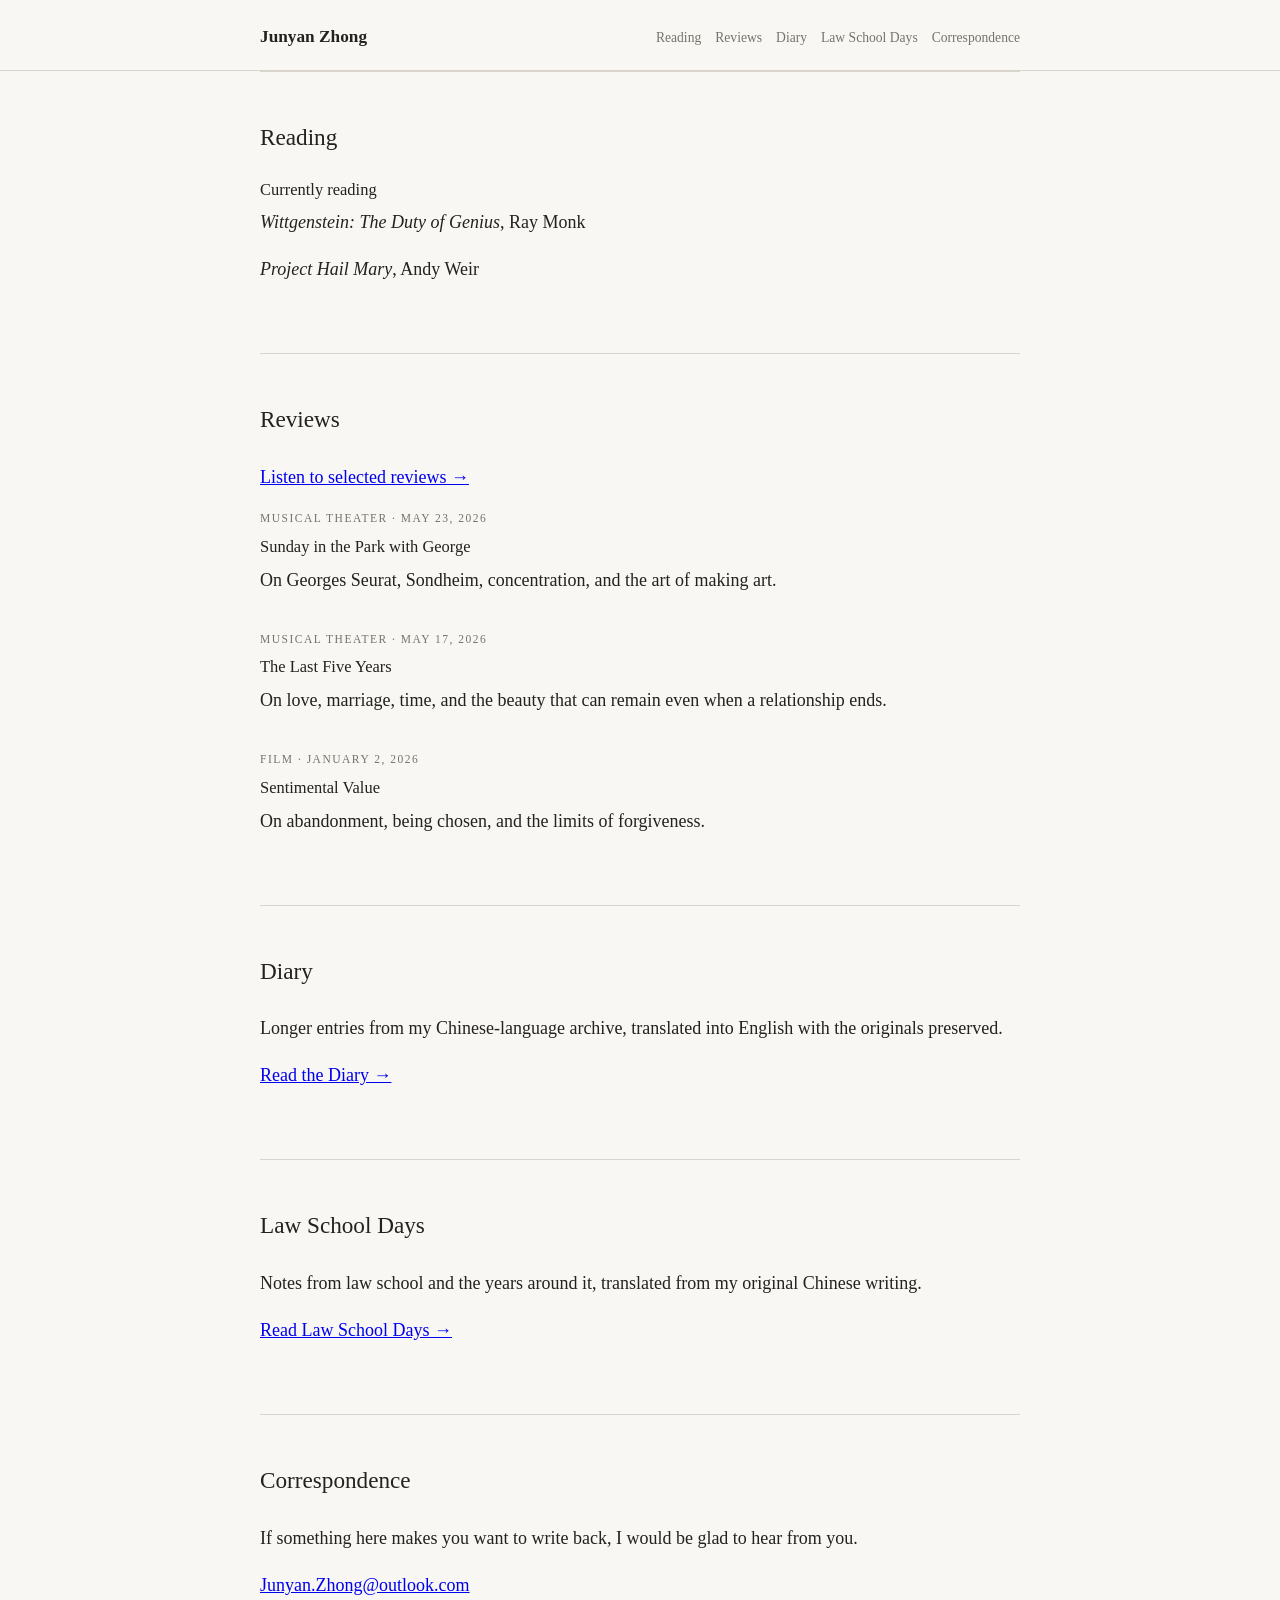
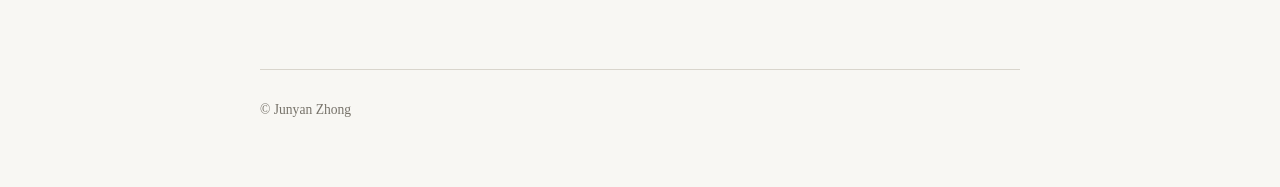
<file: index.html>
<!doctype html>
<html lang="en">
<head>
  <meta charset="utf-8" />
  <meta name="viewport" content="width=device-width, initial-scale=1" />
  <meta name="author" content="Junyan Zhong" />
  <meta name="description" content="Junyan Zhong — reading notes, reviews, Law School Days, and correspondence." />
  <title>Junyan Zhong | Reviews, Reading & Law School Days</title>
  <link rel="canonical" href="https://junyan-zhong.github.io/" />
  <meta property="og:site_name" content="Junyan Zhong" />
  <meta property="og:type" content="website" />
  <meta property="og:url" content="https://junyan-zhong.github.io/" />
  <link rel="stylesheet" href="styles.css" />
  <script type="application/ld+json">
  {
    "@context": "https://schema.org",
    "@type": "Person",
    "name": "Junyan Zhong",
    "url": "https://junyan-zhong.github.io/",
    "sameAs": [
      "https://github.com/Junyan-Zhong"
    ]
  }
  </script>
</head>
<body>
  <header class="site-header">
    <div class="wrap">
      <a class="name" href="index.html">Junyan Zhong</a>
      <nav>
        <a href="#reading">Reading</a>
        <a href="#reviews">Reviews</a>
        <a href="diary.html">Diary</a>
        <a href="#law-school-days">Law School Days</a>
        <a href="#correspondence">Correspondence</a>
      </nav>
    </div>
  </header>

  <main class="wrap">
    <section id="reading">
      <h2>Reading</h2>
      <article>
        <h3>Currently reading</h3>
        <p><em>Wittgenstein: The Duty of Genius</em>, Ray Monk</p>
        <p><em>Project Hail Mary</em>, Andy Weir</p>
      </article>
    </section>

    <section id="reviews">
      <h2>Reviews</h2>
      <p class="muted"><a href="listen.html">Listen to selected reviews →</a></p>

      <article class="writing-link">
        <p class="eyebrow">Musical theater · May 23, 2026</p>
        <h3><a href="sunday-in-the-park-with-george.html">Sunday in the Park with George</a></h3>
        <p>On Georges Seurat, Sondheim, concentration, and the art of making art.</p>
      </article>

      <article class="writing-link">
        <p class="eyebrow">Musical theater · May 17, 2026</p>
        <h3><a href="the-last-five-years.html">The Last Five Years</a></h3>
        <p>On love, marriage, time, and the beauty that can remain even when a relationship ends.</p>
      </article>

      <article class="writing-link">
        <p class="eyebrow">Film · January 2, 2026</p>
        <h3><a href="sentimental-value.html">Sentimental Value</a></h3>
        <p>On abandonment, being chosen, and the limits of forgiveness.</p>
      </article>
    </section>

    <section id="diary">
      <h2>Diary</h2>
      <p>Longer entries from my Chinese-language archive, translated into English with the originals preserved.</p>
      <p><a href="diary.html">Read the Diary →</a></p>
    </section>

    <section id="law-school-days">
      <h2>Law School Days</h2>
      <p>Notes from law school and the years around it, translated from my original Chinese writing.</p>
      <p><a href="law-school-days.html">Read Law School Days →</a></p>
    </section>

    <section id="correspondence">
      <h2>Correspondence</h2>
      <p>If something here makes you want to write back, I would be glad to hear from you.</p>
      <p><a id="email-link" href="#" rel="nofollow">Write to me</a></p>
      <noscript><p class="muted">Junyan.Zhong [at] outlook [dot] com</p></noscript>
    </section>

    <script>
      (function () {
        const user = "Junyan.Zhong";
        const domain = "outlook.com";
        const address = user + "@" + domain;
        const link = document.getElementById("email-link");
        if (link) {
          link.href = "mailto:" + address;
          link.textContent = address;
        }
      })();
    </script>
  </main>

  <footer class="wrap">
    <p>© Junyan Zhong</p>
  </footer>
</body>
</html>
</file>
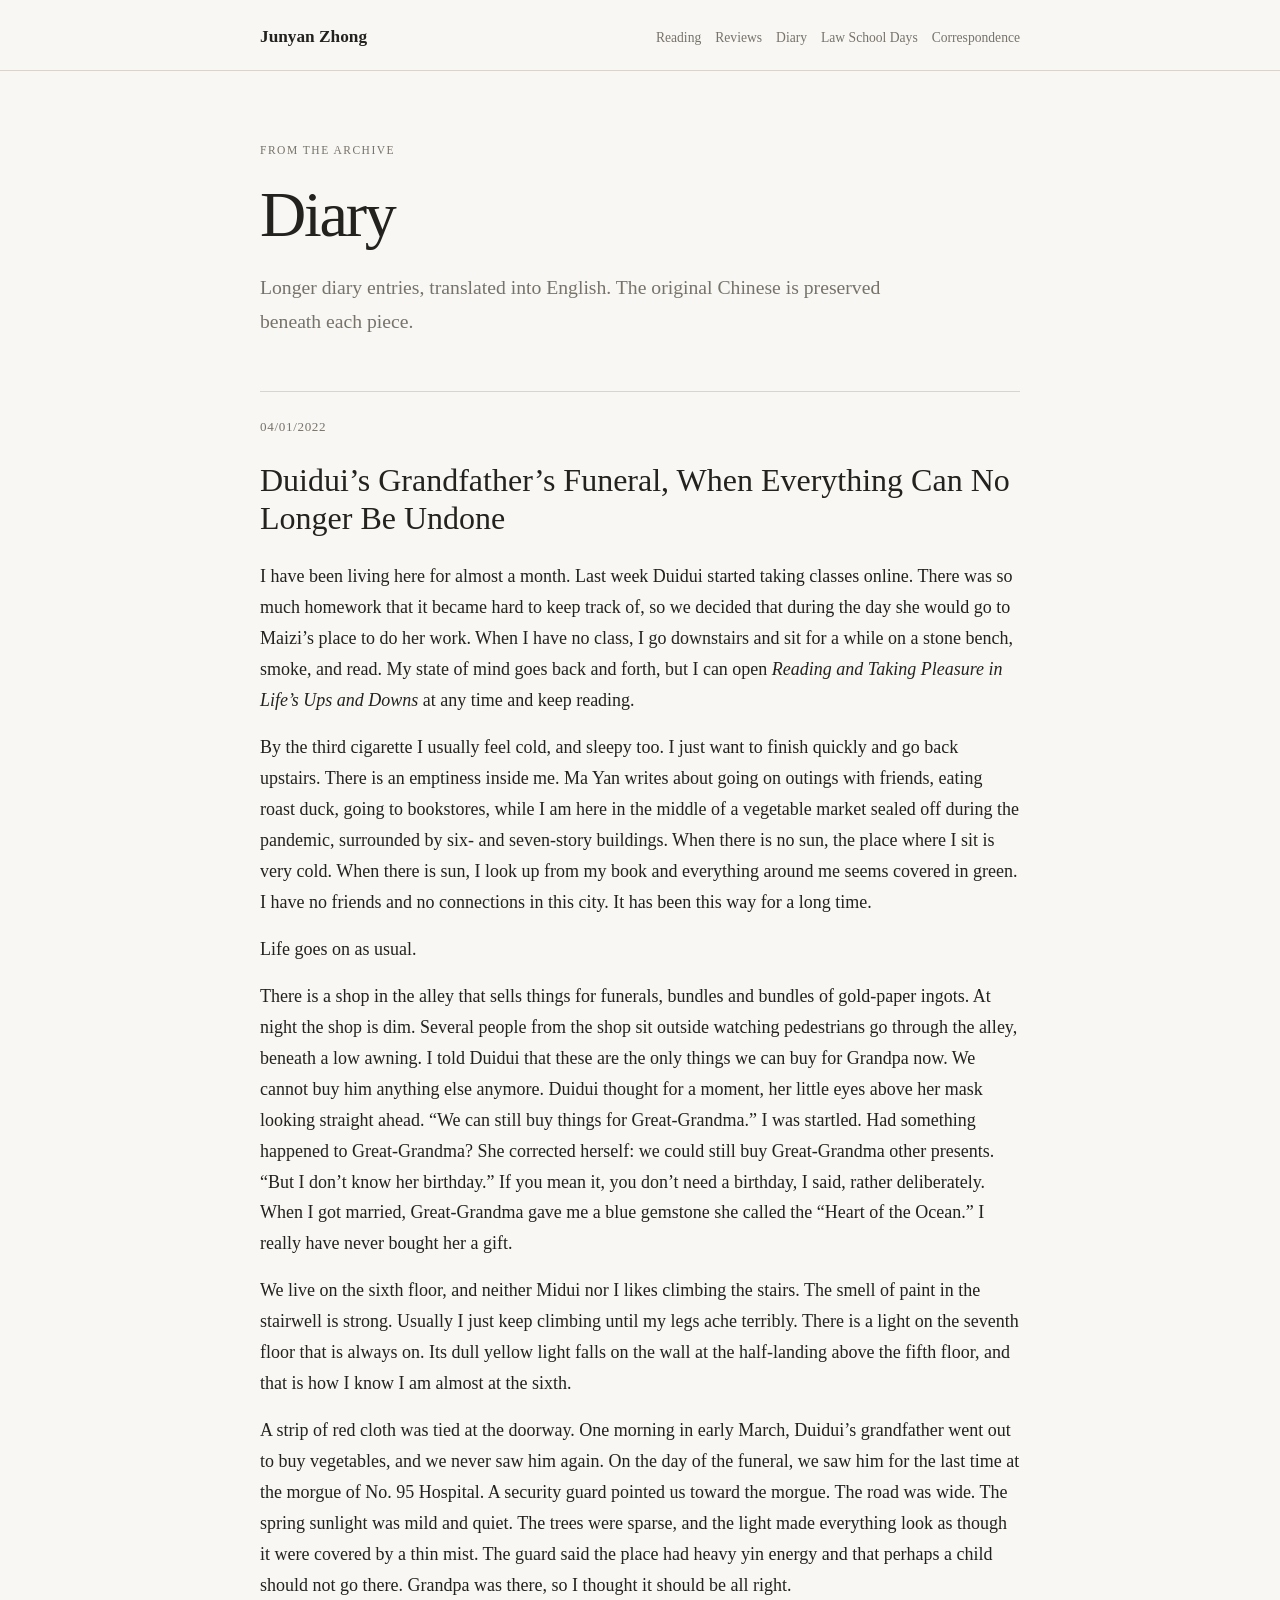
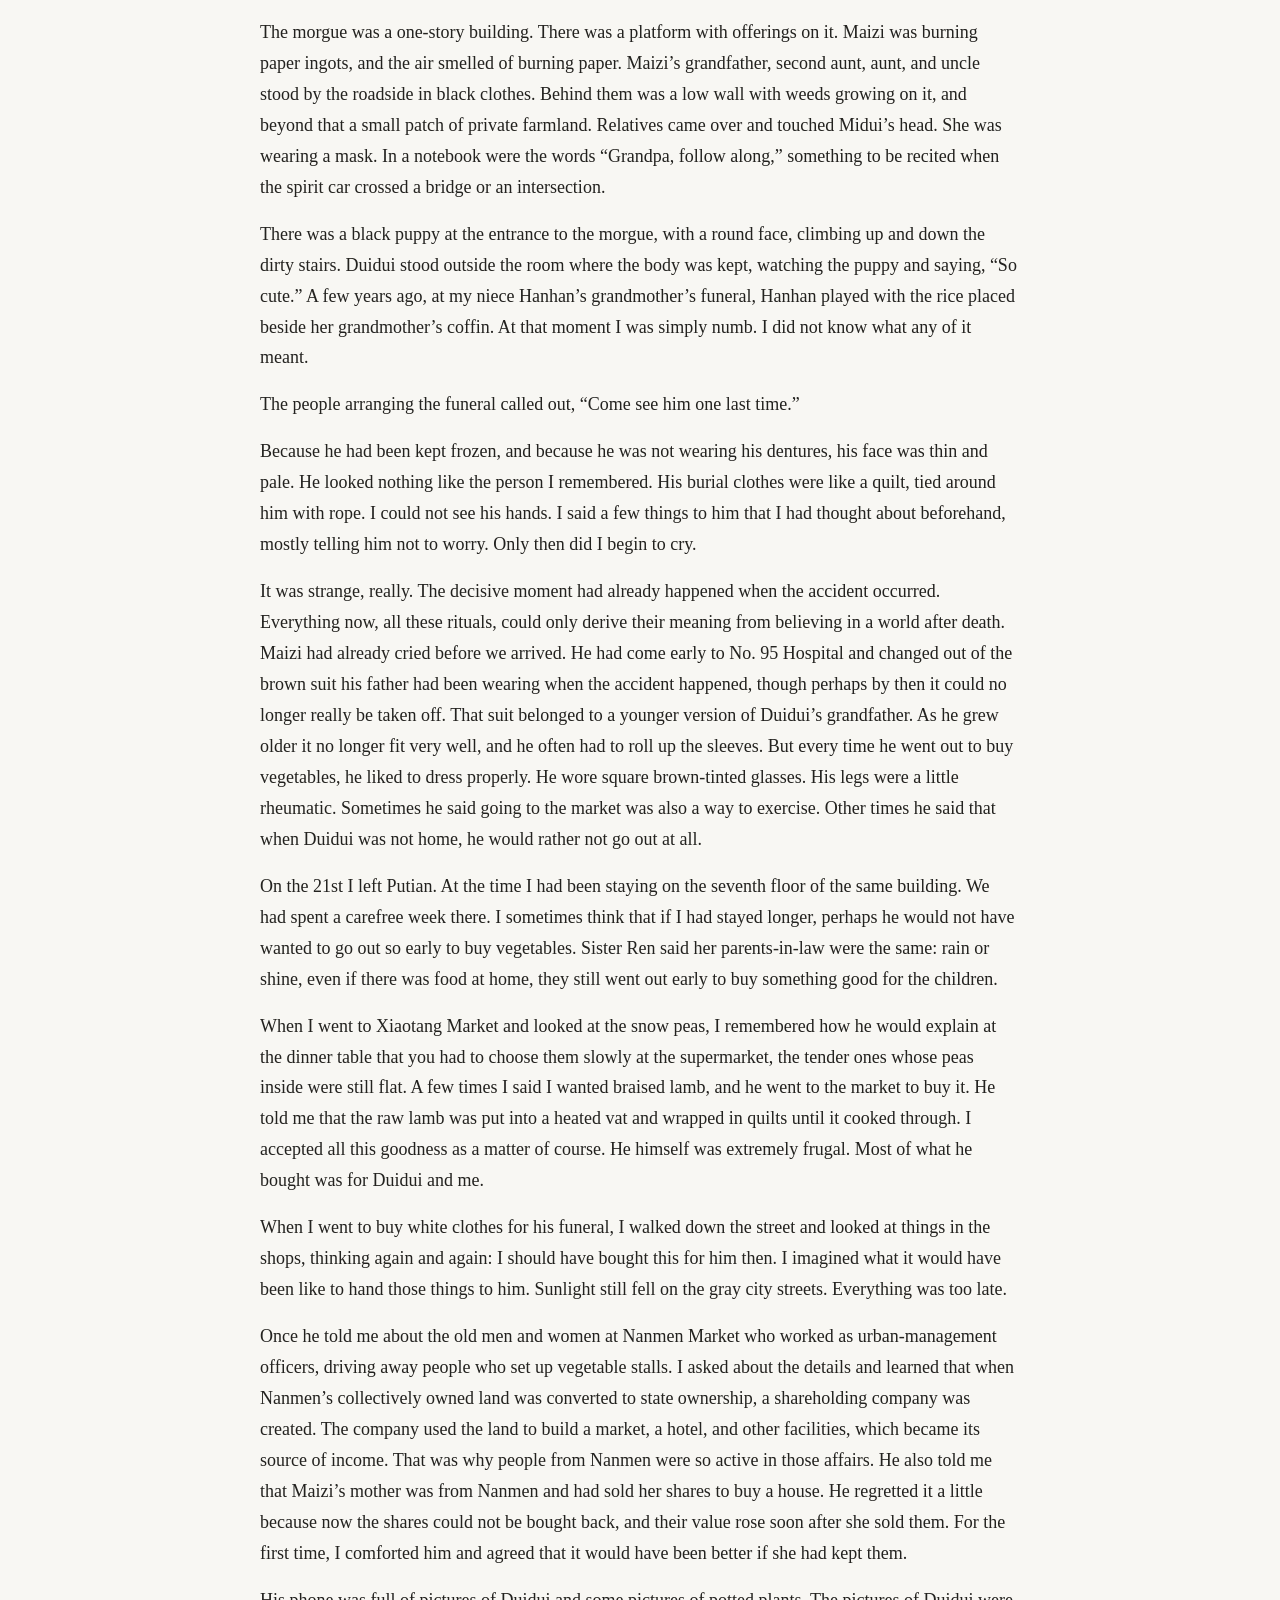
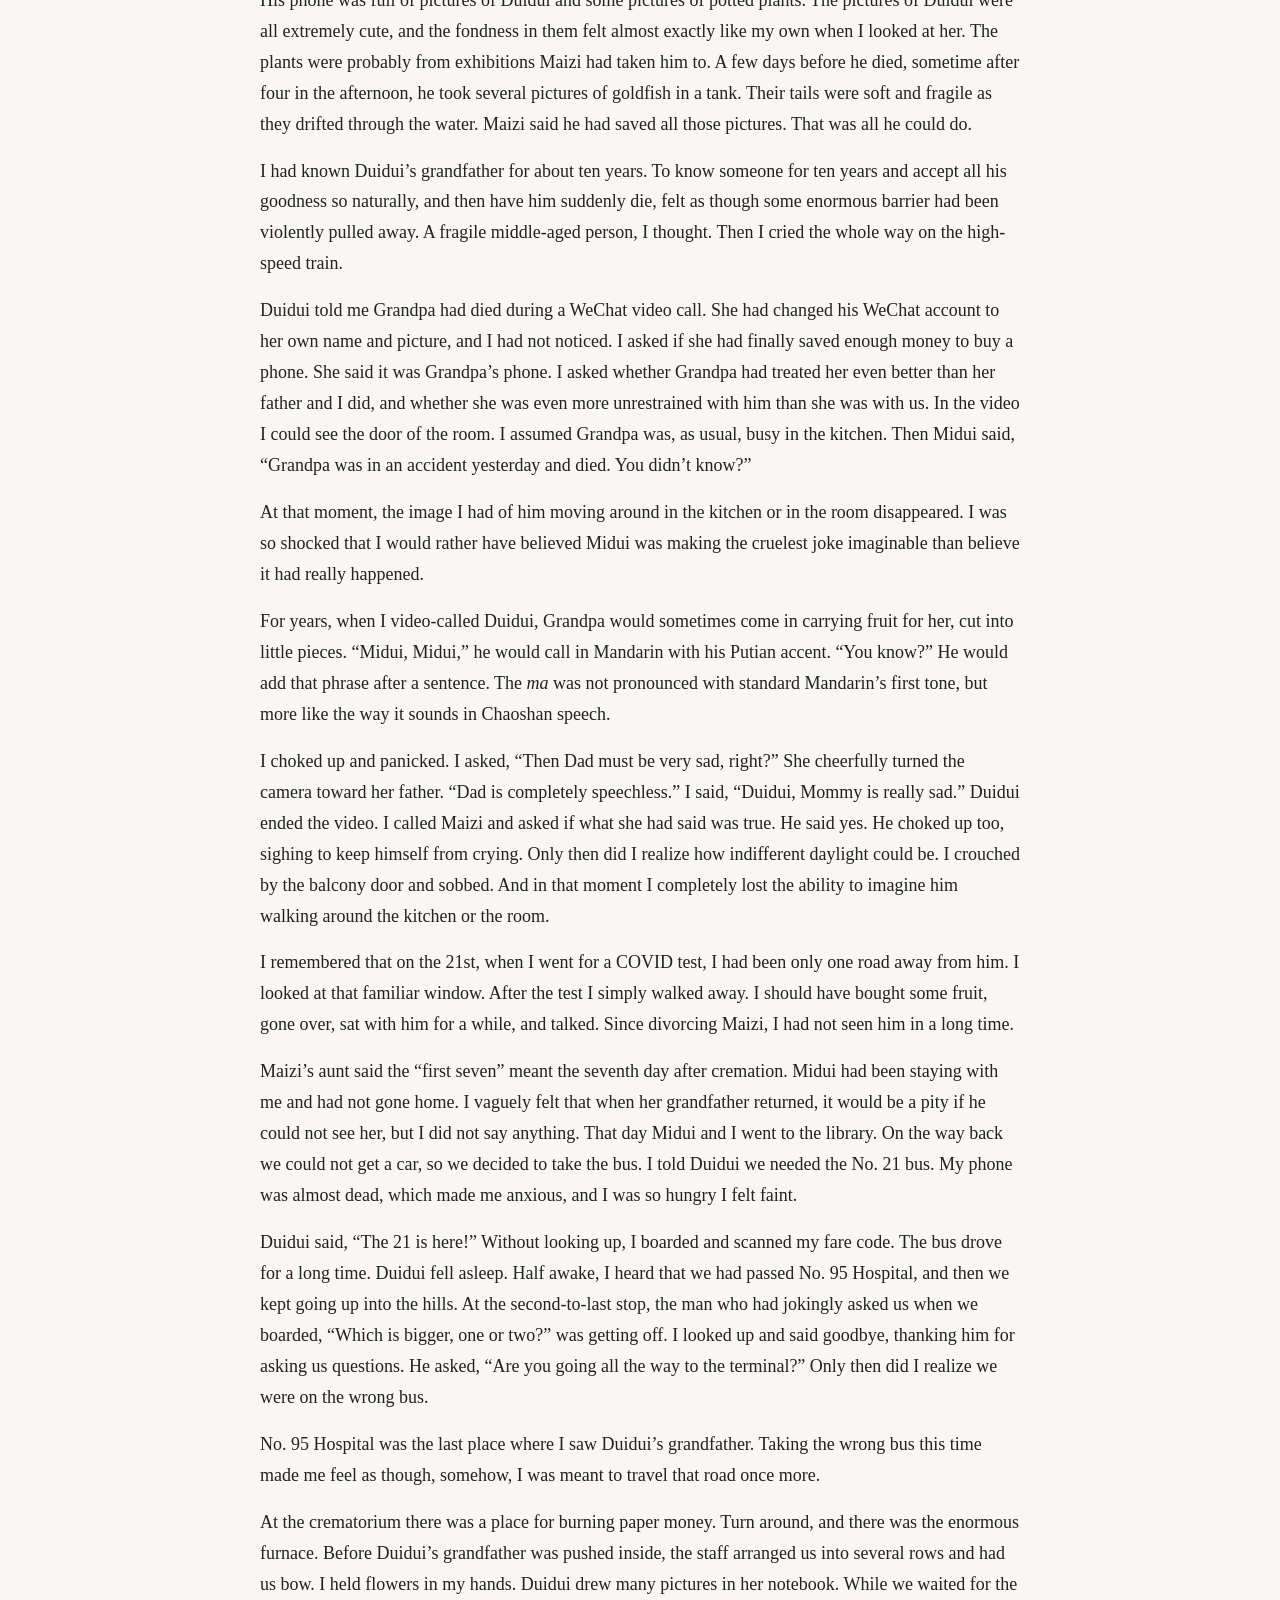
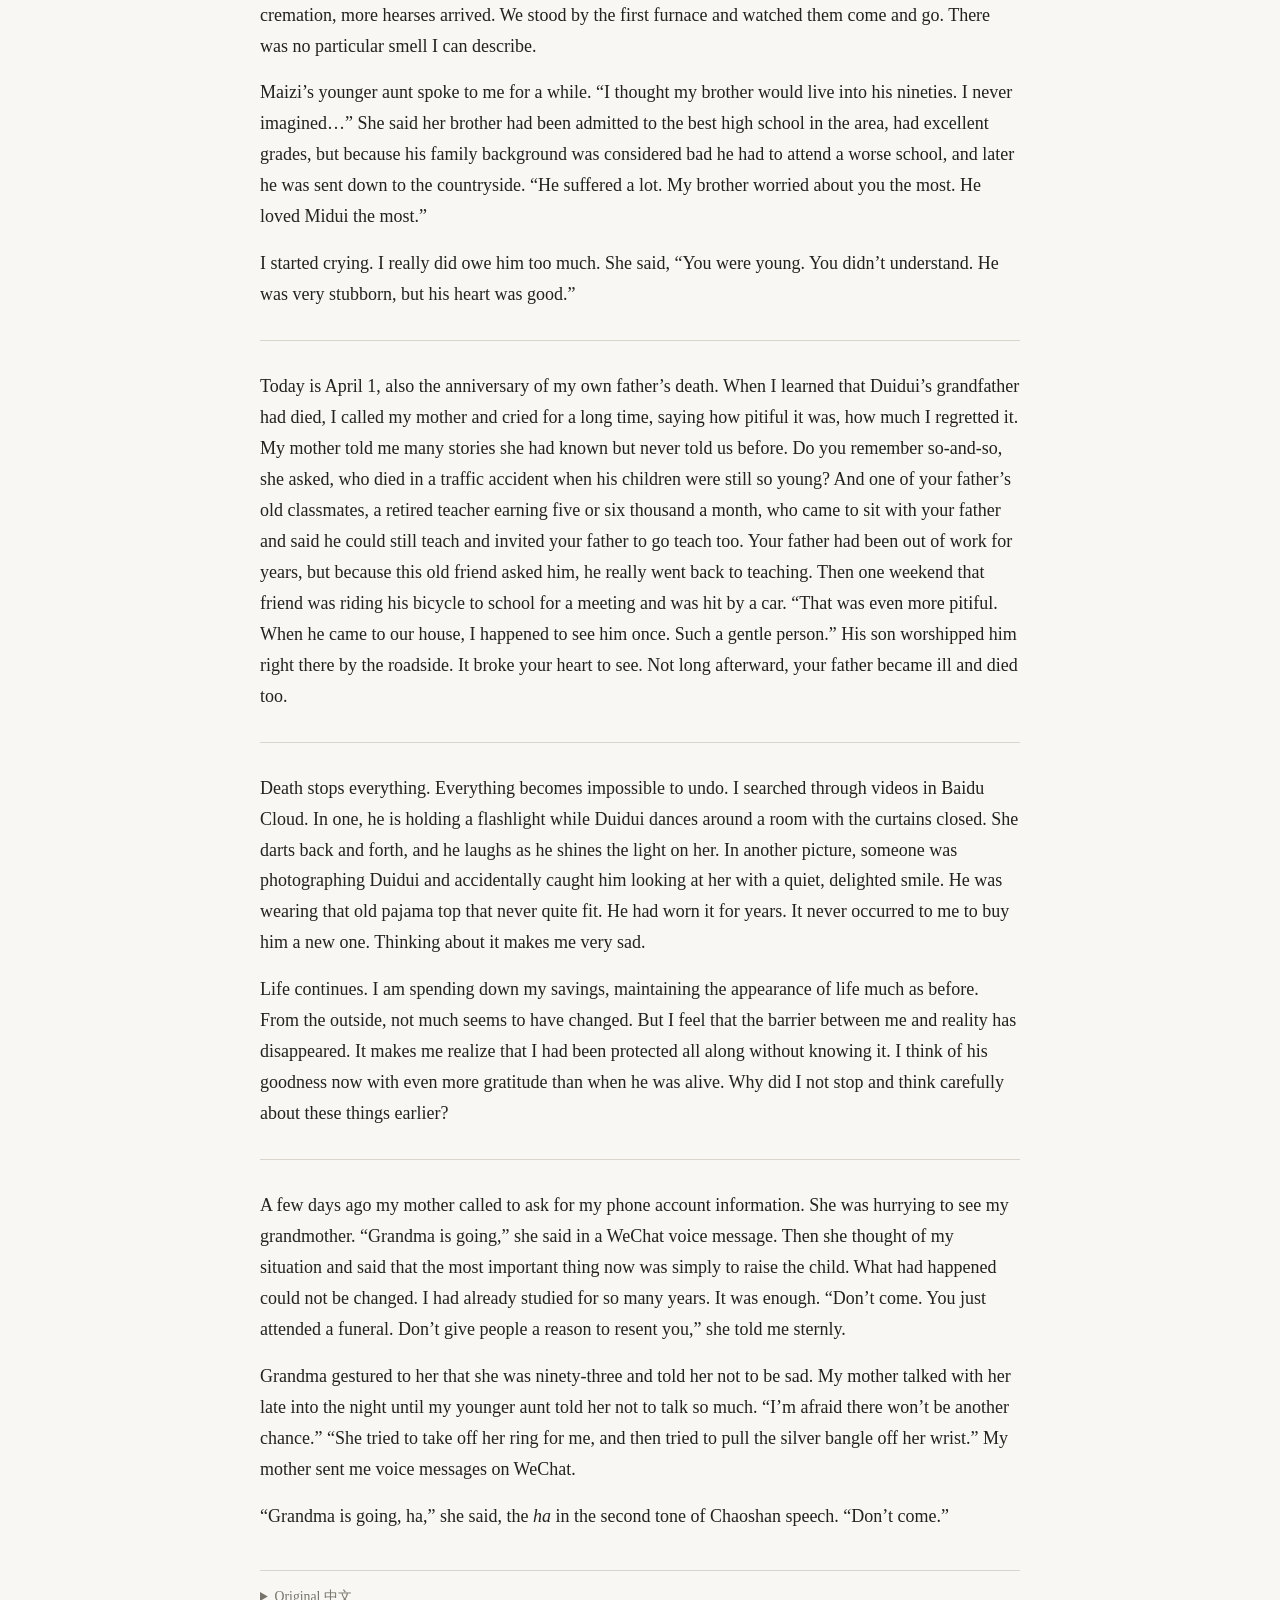
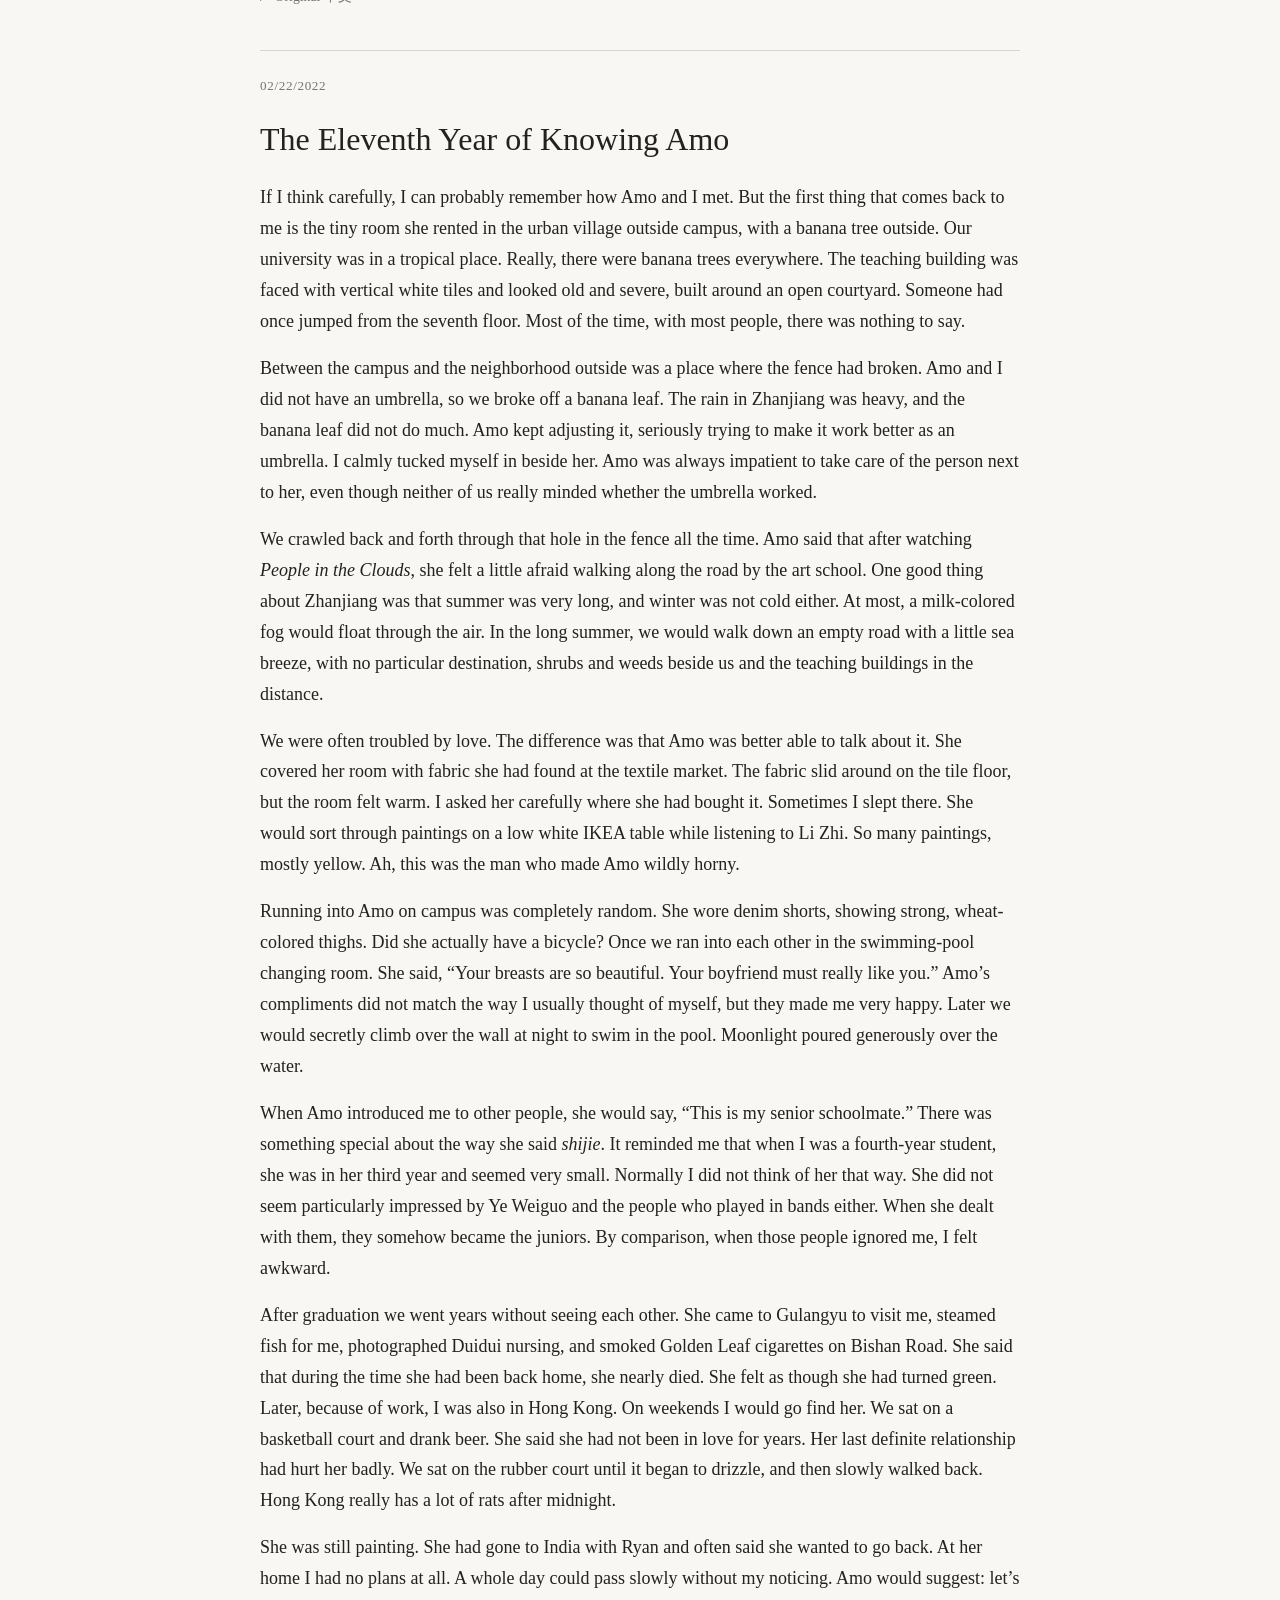
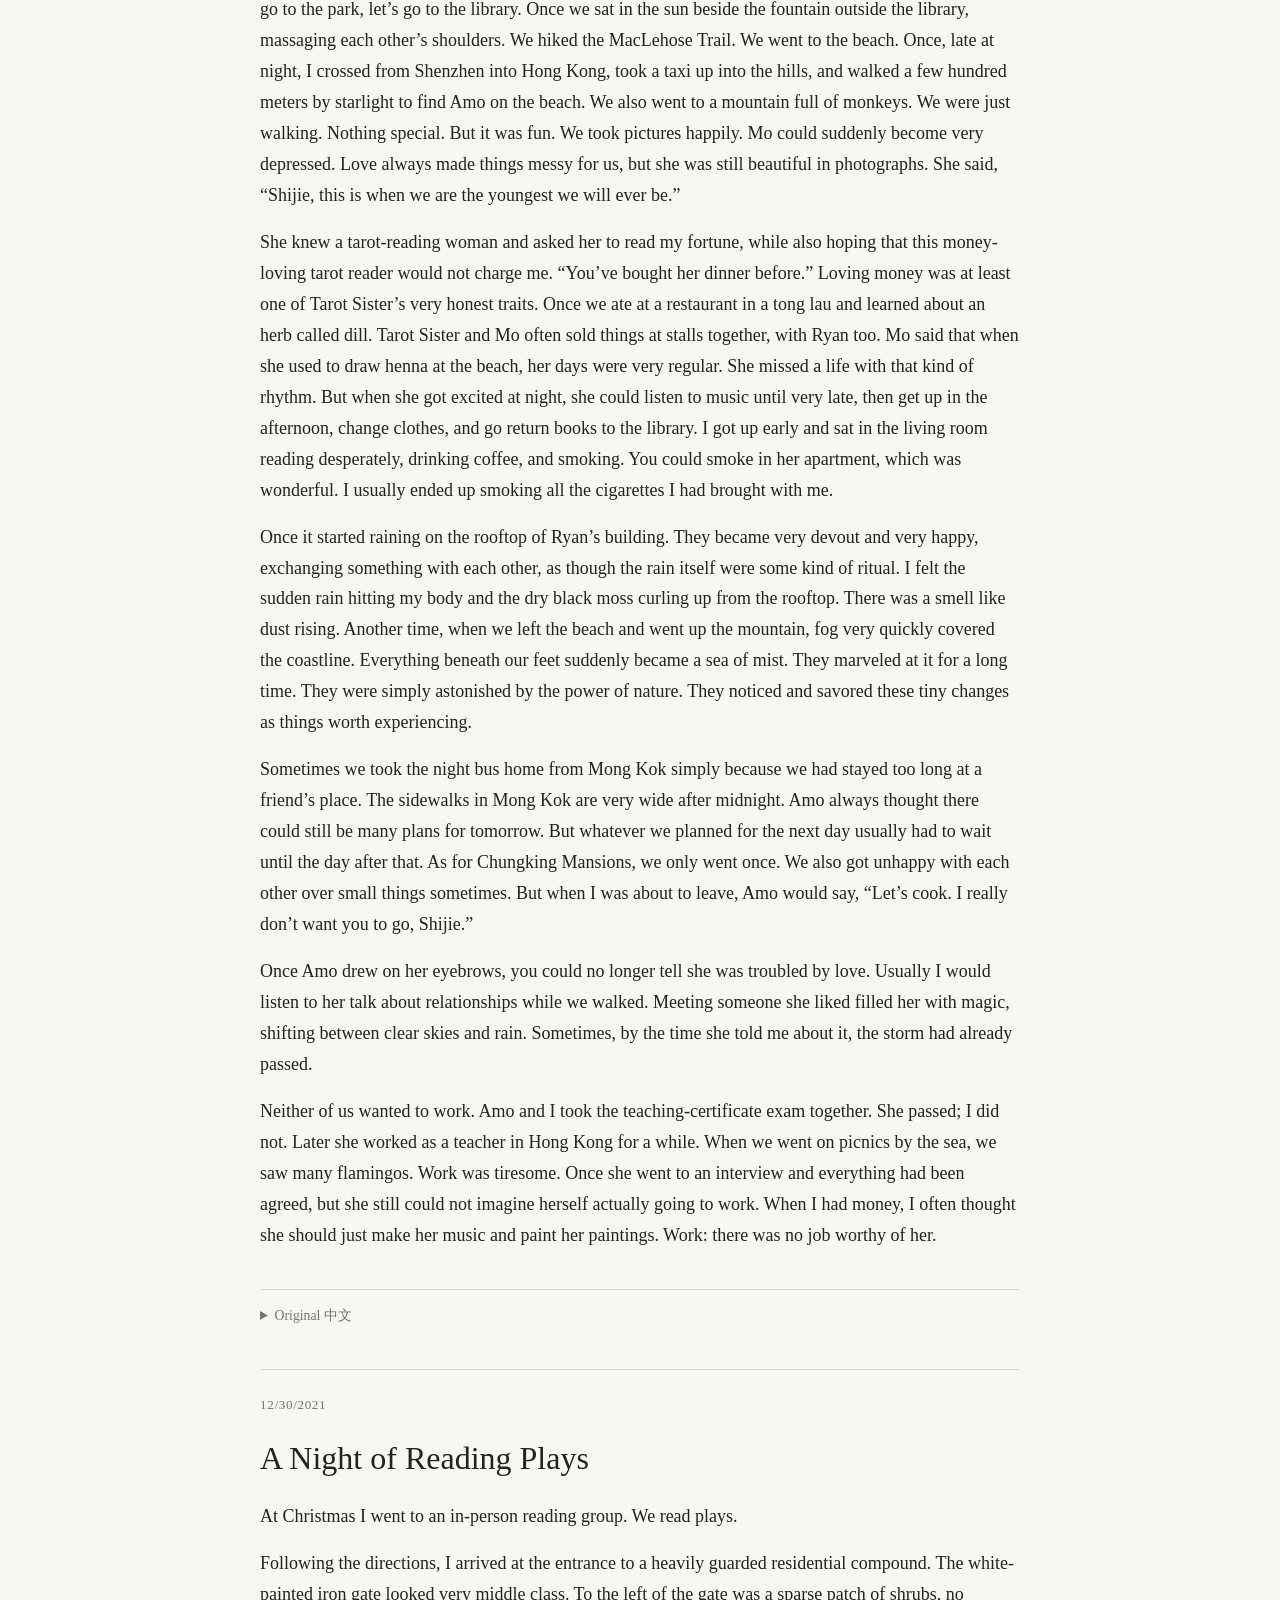
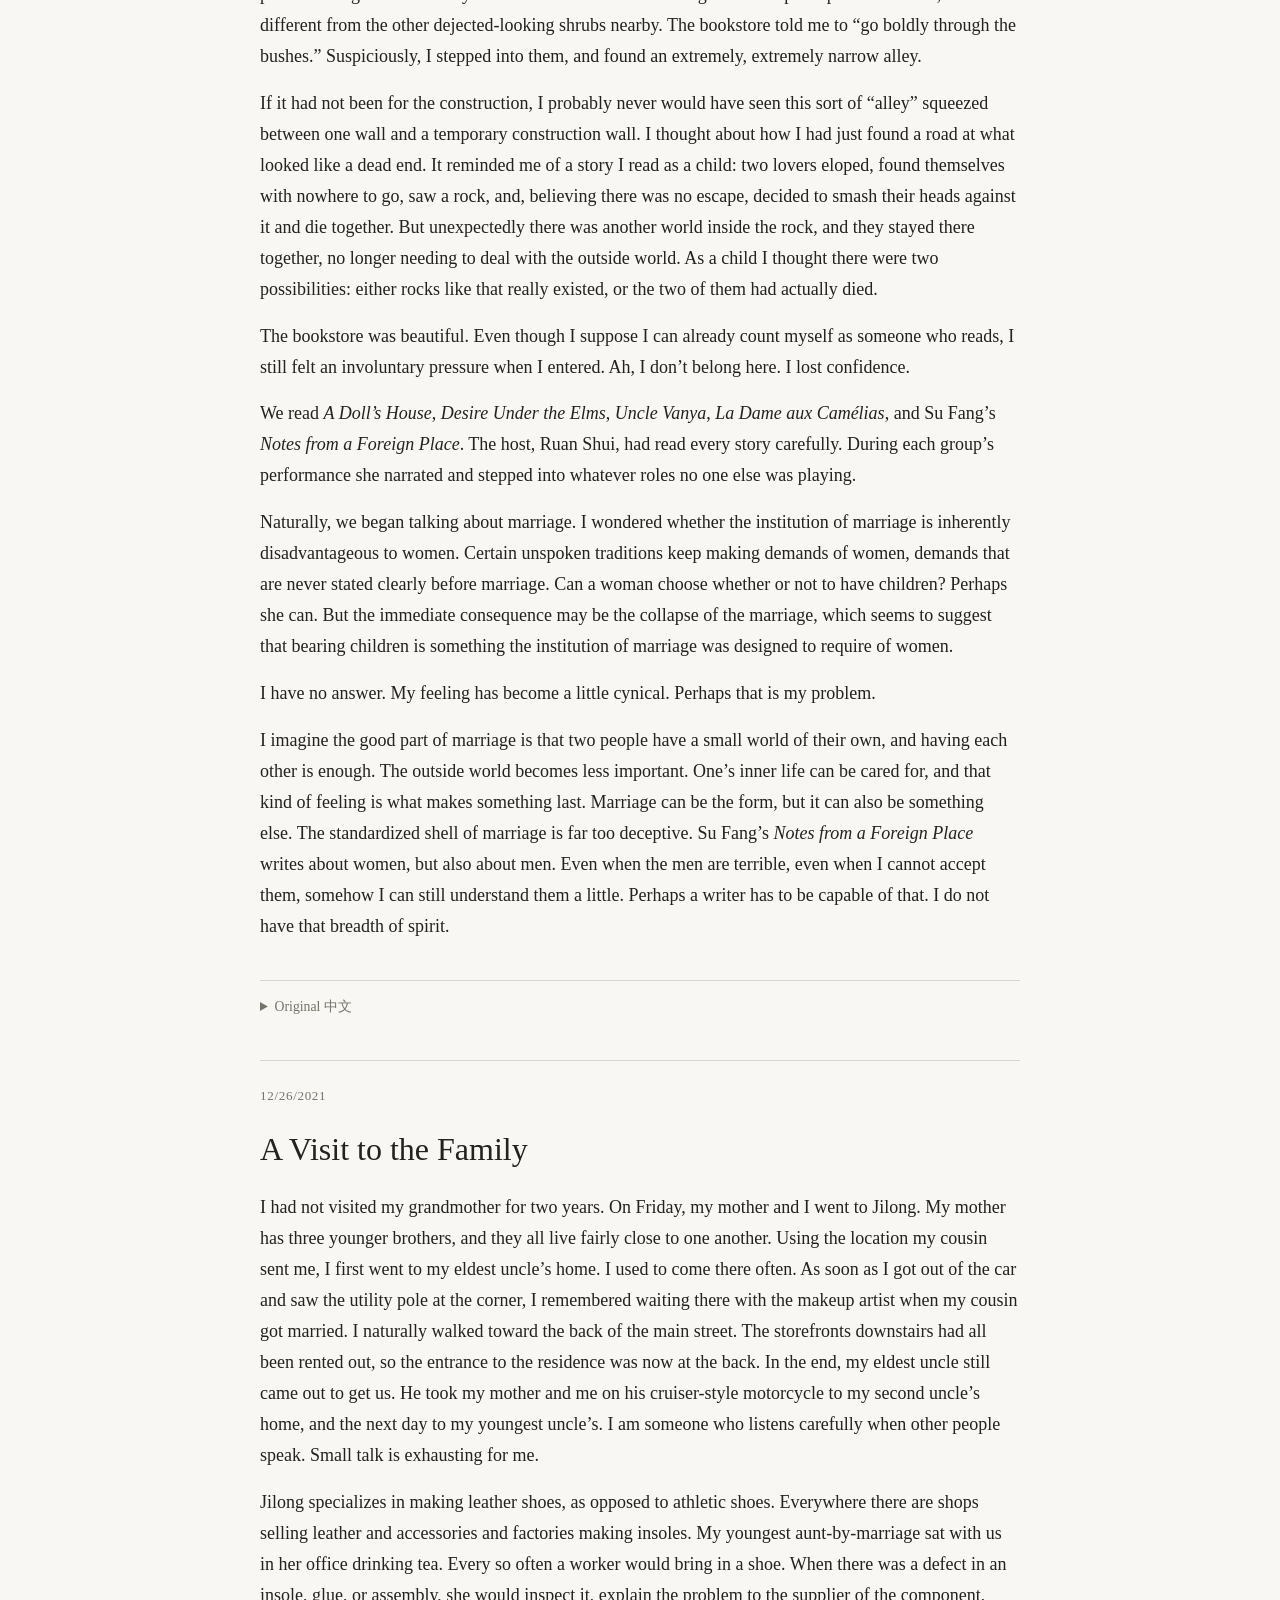
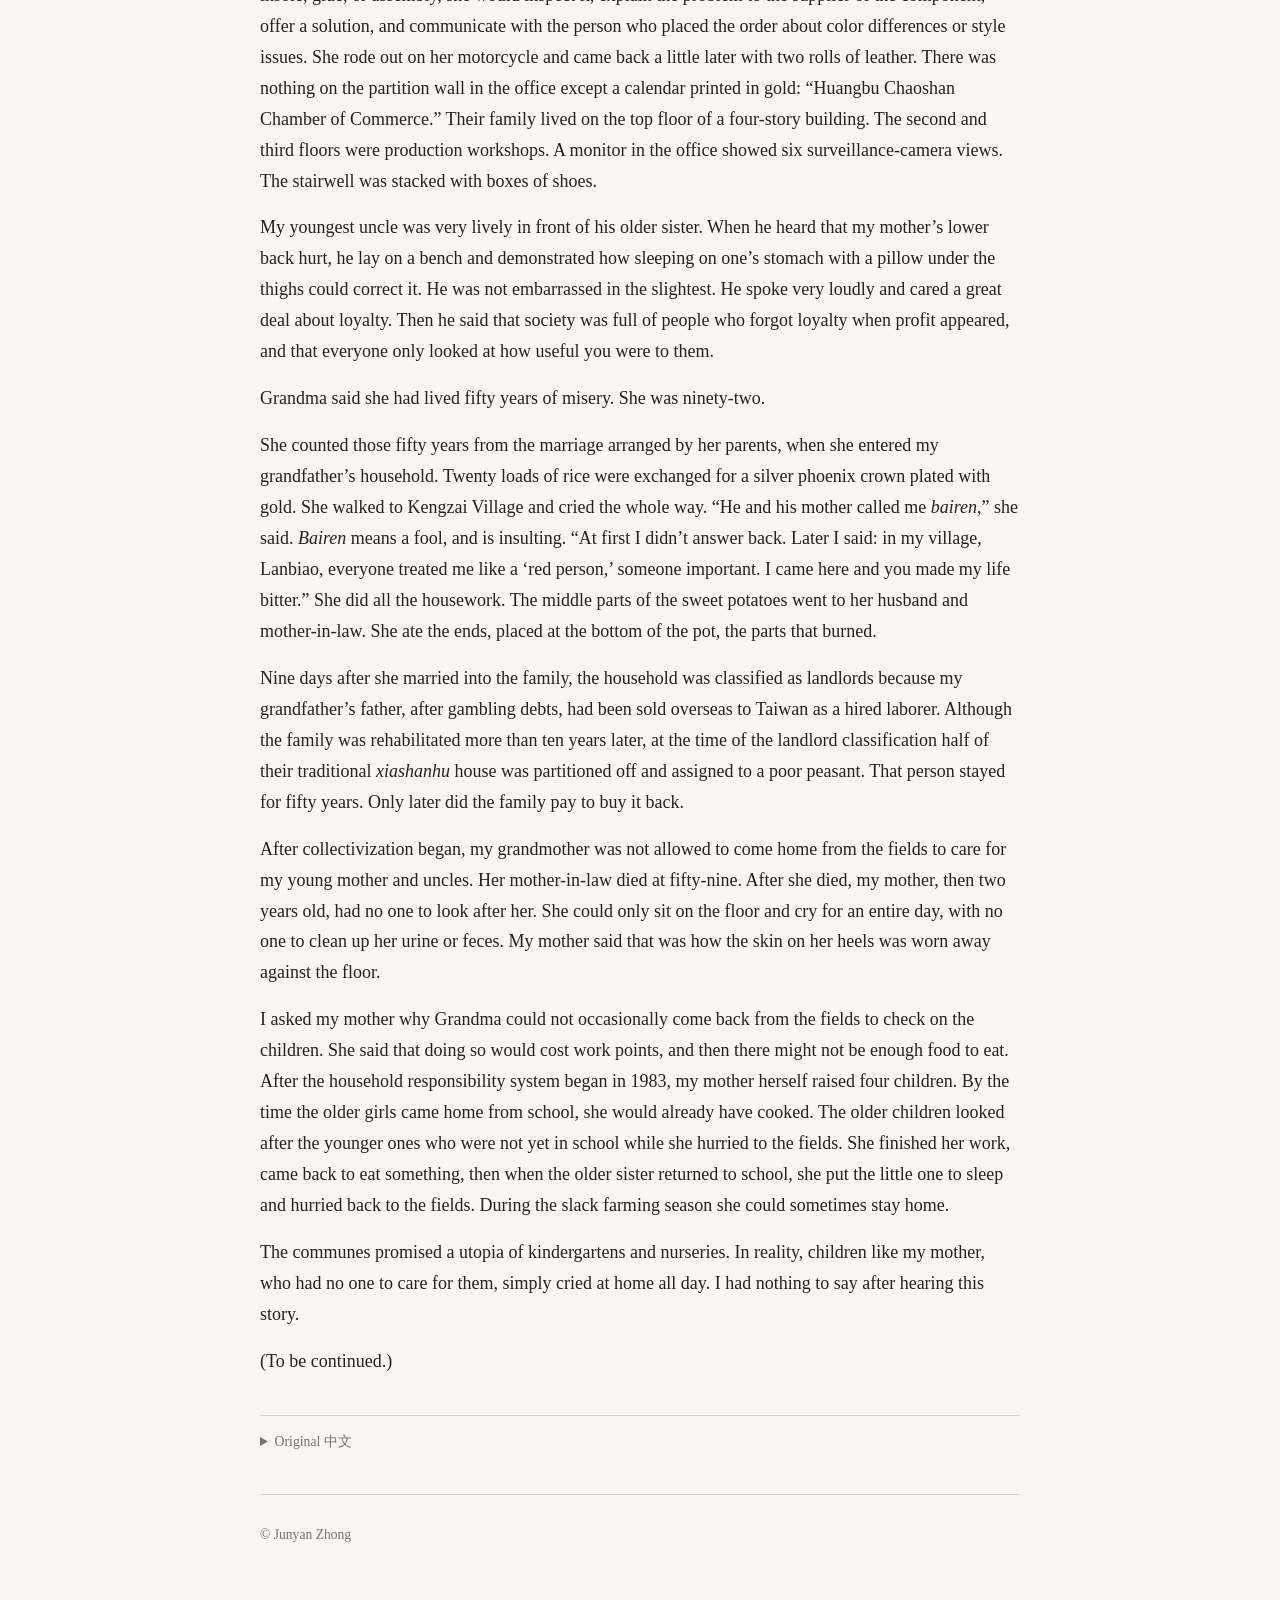
<file: diary.html>
<!doctype html>
<html lang="en">
<head>
  <meta charset="utf-8" />
  <meta name="viewport" content="width=device-width, initial-scale=1" />
  <meta name="author" content="Junyan Zhong" />
  <meta name="description" content="Diary by Junyan Zhong — translated entries with the original Chinese preserved beneath each piece." />
  <title>Diary · Junyan Zhong</title>
  <link rel="canonical" href="https://junyan-zhong.github.io/diary.html" />
  <meta property="og:site_name" content="Junyan Zhong" />
  <meta property="og:type" content="website" />
  <meta property="og:url" content="https://junyan-zhong.github.io/diary.html" />
  <link rel="stylesheet" href="styles.css" />
</head>
<body>
  <header class="site-header">
    <div class="wrap">
      <a class="name" href="index.html">Junyan Zhong</a>
      <nav>
        <a href="index.html#reading">Reading</a>
        <a href="index.html#reviews">Reviews</a>
        <a href="diary.html" aria-current="page">Diary</a>
        <a href="law-school-days.html">Law School Days</a>
        <a href="index.html#correspondence">Correspondence</a>
      </nav>
    </div>
  </header>

  <main class="wrap article-page diary-page">
    <p class="eyebrow">From the archive</p>
    <h1>Diary</h1>
    <p class="lede">Longer diary entries, translated into English. The original Chinese is preserved beneath each piece.</p>

    <div class="note-strip" aria-label="Diary entries">

      <article class="note-card">
        <time datetime="2022-04-01">04/01/2022</time>
        <h2>Duidui’s Grandfather’s Funeral, When Everything Can No Longer Be Undone</h2>

        <p>I have been living here for almost a month. Last week Duidui started taking classes online. There was so much homework that it became hard to keep track of, so we decided that during the day she would go to Maizi’s place to do her work. When I have no class, I go downstairs and sit for a while on a stone bench, smoke, and read. My state of mind goes back and forth, but I can open <em>Reading and Taking Pleasure in Life’s Ups and Downs</em> at any time and keep reading.</p>

        <p>By the third cigarette I usually feel cold, and sleepy too. I just want to finish quickly and go back upstairs. There is an emptiness inside me. Ma Yan writes about going on outings with friends, eating roast duck, going to bookstores, while I am here in the middle of a vegetable market sealed off during the pandemic, surrounded by six- and seven-story buildings. When there is no sun, the place where I sit is very cold. When there is sun, I look up from my book and everything around me seems covered in green. I have no friends and no connections in this city. It has been this way for a long time.</p>

        <p>Life goes on as usual.</p>

        <p>There is a shop in the alley that sells things for funerals, bundles and bundles of gold-paper ingots. At night the shop is dim. Several people from the shop sit outside watching pedestrians go through the alley, beneath a low awning. I told Duidui that these are the only things we can buy for Grandpa now. We cannot buy him anything else anymore. Duidui thought for a moment, her little eyes above her mask looking straight ahead. “We can still buy things for Great-Grandma.” I was startled. Had something happened to Great-Grandma? She corrected herself: we could still buy Great-Grandma other presents. “But I don’t know her birthday.” If you mean it, you don’t need a birthday, I said, rather deliberately. When I got married, Great-Grandma gave me a blue gemstone she called the “Heart of the Ocean.” I really have never bought her a gift.</p>

        <p>We live on the sixth floor, and neither Midui nor I likes climbing the stairs. The smell of paint in the stairwell is strong. Usually I just keep climbing until my legs ache terribly. There is a light on the seventh floor that is always on. Its dull yellow light falls on the wall at the half-landing above the fifth floor, and that is how I know I am almost at the sixth.</p>

        <p>A strip of red cloth was tied at the doorway. One morning in early March, Duidui’s grandfather went out to buy vegetables, and we never saw him again. On the day of the funeral, we saw him for the last time at the morgue of No. 95 Hospital. A security guard pointed us toward the morgue. The road was wide. The spring sunlight was mild and quiet. The trees were sparse, and the light made everything look as though it were covered by a thin mist. The guard said the place had heavy yin energy and that perhaps a child should not go there. Grandpa was there, so I thought it should be all right.</p>

        <p>The morgue was a one-story building. There was a platform with offerings on it. Maizi was burning paper ingots, and the air smelled of burning paper. Maizi’s grandfather, second aunt, aunt, and uncle stood by the roadside in black clothes. Behind them was a low wall with weeds growing on it, and beyond that a small patch of private farmland. Relatives came over and touched Midui’s head. She was wearing a mask. In a notebook were the words “Grandpa, follow along,” something to be recited when the spirit car crossed a bridge or an intersection.</p>

        <p>There was a black puppy at the entrance to the morgue, with a round face, climbing up and down the dirty stairs. Duidui stood outside the room where the body was kept, watching the puppy and saying, “So cute.” A few years ago, at my niece Hanhan’s grandmother’s funeral, Hanhan played with the rice placed beside her grandmother’s coffin. At that moment I was simply numb. I did not know what any of it meant.</p>

        <p>The people arranging the funeral called out, “Come see him one last time.”</p>

        <p>Because he had been kept frozen, and because he was not wearing his dentures, his face was thin and pale. He looked nothing like the person I remembered. His burial clothes were like a quilt, tied around him with rope. I could not see his hands. I said a few things to him that I had thought about beforehand, mostly telling him not to worry. Only then did I begin to cry.</p>

        <p>It was strange, really. The decisive moment had already happened when the accident occurred. Everything now, all these rituals, could only derive their meaning from believing in a world after death. Maizi had already cried before we arrived. He had come early to No. 95 Hospital and changed out of the brown suit his father had been wearing when the accident happened, though perhaps by then it could no longer really be taken off. That suit belonged to a younger version of Duidui’s grandfather. As he grew older it no longer fit very well, and he often had to roll up the sleeves. But every time he went out to buy vegetables, he liked to dress properly. He wore square brown-tinted glasses. His legs were a little rheumatic. Sometimes he said going to the market was also a way to exercise. Other times he said that when Duidui was not home, he would rather not go out at all.</p>

        <p>On the 21st I left Putian. At the time I had been staying on the seventh floor of the same building. We had spent a carefree week there. I sometimes think that if I had stayed longer, perhaps he would not have wanted to go out so early to buy vegetables. Sister Ren said her parents-in-law were the same: rain or shine, even if there was food at home, they still went out early to buy something good for the children.</p>

        <p>When I went to Xiaotang Market and looked at the snow peas, I remembered how he would explain at the dinner table that you had to choose them slowly at the supermarket, the tender ones whose peas inside were still flat. A few times I said I wanted braised lamb, and he went to the market to buy it. He told me that the raw lamb was put into a heated vat and wrapped in quilts until it cooked through. I accepted all this goodness as a matter of course. He himself was extremely frugal. Most of what he bought was for Duidui and me.</p>

        <p>When I went to buy white clothes for his funeral, I walked down the street and looked at things in the shops, thinking again and again: I should have bought this for him then. I imagined what it would have been like to hand those things to him. Sunlight still fell on the gray city streets. Everything was too late.</p>

        <p>Once he told me about the old men and women at Nanmen Market who worked as urban-management officers, driving away people who set up vegetable stalls. I asked about the details and learned that when Nanmen’s collectively owned land was converted to state ownership, a shareholding company was created. The company used the land to build a market, a hotel, and other facilities, which became its source of income. That was why people from Nanmen were so active in those affairs. He also told me that Maizi’s mother was from Nanmen and had sold her shares to buy a house. He regretted it a little because now the shares could not be bought back, and their value rose soon after she sold them. For the first time, I comforted him and agreed that it would have been better if she had kept them.</p>

        <p>His phone was full of pictures of Duidui and some pictures of potted plants. The pictures of Duidui were all extremely cute, and the fondness in them felt almost exactly like my own when I looked at her. The plants were probably from exhibitions Maizi had taken him to. A few days before he died, sometime after four in the afternoon, he took several pictures of goldfish in a tank. Their tails were soft and fragile as they drifted through the water. Maizi said he had saved all those pictures. That was all he could do.</p>

        <p>I had known Duidui’s grandfather for about ten years. To know someone for ten years and accept all his goodness so naturally, and then have him suddenly die, felt as though some enormous barrier had been violently pulled away. A fragile middle-aged person, I thought. Then I cried the whole way on the high-speed train.</p>

        <p>Duidui told me Grandpa had died during a WeChat video call. She had changed his WeChat account to her own name and picture, and I had not noticed. I asked if she had finally saved enough money to buy a phone. She said it was Grandpa’s phone. I asked whether Grandpa had treated her even better than her father and I did, and whether she was even more unrestrained with him than she was with us. In the video I could see the door of the room. I assumed Grandpa was, as usual, busy in the kitchen. Then Midui said, “Grandpa was in an accident yesterday and died. You didn’t know?”</p>

        <p>At that moment, the image I had of him moving around in the kitchen or in the room disappeared. I was so shocked that I would rather have believed Midui was making the cruelest joke imaginable than believe it had really happened.</p>

        <p>For years, when I video-called Duidui, Grandpa would sometimes come in carrying fruit for her, cut into little pieces. “Midui, Midui,” he would call in Mandarin with his Putian accent. “You know?” He would add that phrase after a sentence. The <em>ma</em> was not pronounced with standard Mandarin’s first tone, but more like the way it sounds in Chaoshan speech.</p>

        <p>I choked up and panicked. I asked, “Then Dad must be very sad, right?” She cheerfully turned the camera toward her father. “Dad is completely speechless.” I said, “Duidui, Mommy is really sad.” Duidui ended the video. I called Maizi and asked if what she had said was true. He said yes. He choked up too, sighing to keep himself from crying. Only then did I realize how indifferent daylight could be. I crouched by the balcony door and sobbed. And in that moment I completely lost the ability to imagine him walking around the kitchen or the room.</p>

        <p>I remembered that on the 21st, when I went for a COVID test, I had been only one road away from him. I looked at that familiar window. After the test I simply walked away. I should have bought some fruit, gone over, sat with him for a while, and talked. Since divorcing Maizi, I had not seen him in a long time.</p>

        <p>Maizi’s aunt said the “first seven” meant the seventh day after cremation. Midui had been staying with me and had not gone home. I vaguely felt that when her grandfather returned, it would be a pity if he could not see her, but I did not say anything. That day Midui and I went to the library. On the way back we could not get a car, so we decided to take the bus. I told Duidui we needed the No. 21 bus. My phone was almost dead, which made me anxious, and I was so hungry I felt faint.</p>

        <p>Duidui said, “The 21 is here!” Without looking up, I boarded and scanned my fare code. The bus drove for a long time. Duidui fell asleep. Half awake, I heard that we had passed No. 95 Hospital, and then we kept going up into the hills. At the second-to-last stop, the man who had jokingly asked us when we boarded, “Which is bigger, one or two?” was getting off. I looked up and said goodbye, thanking him for asking us questions. He asked, “Are you going all the way to the terminal?” Only then did I realize we were on the wrong bus.</p>

        <p>No. 95 Hospital was the last place where I saw Duidui’s grandfather. Taking the wrong bus this time made me feel as though, somehow, I was meant to travel that road once more.</p>

        <p>At the crematorium there was a place for burning paper money. Turn around, and there was the enormous furnace. Before Duidui’s grandfather was pushed inside, the staff arranged us into several rows and had us bow. I held flowers in my hands. Duidui drew many pictures in her notebook. While we waited for the cremation, more hearses arrived. We stood by the first furnace and watched them come and go. There was no particular smell I can describe.</p>

        <p>Maizi’s younger aunt spoke to me for a while. “I thought my brother would live into his nineties. I never imagined…” She said her brother had been admitted to the best high school in the area, had excellent grades, but because his family background was considered bad he had to attend a worse school, and later he was sent down to the countryside. “He suffered a lot. My brother worried about you the most. He loved Midui the most.”</p>

        <p>I started crying. I really did owe him too much. She said, “You were young. You didn’t understand. He was very stubborn, but his heart was good.”</p>

        <hr />

        <p>Today is April 1, also the anniversary of my own father’s death. When I learned that Duidui’s grandfather had died, I called my mother and cried for a long time, saying how pitiful it was, how much I regretted it. My mother told me many stories she had known but never told us before. Do you remember so-and-so, she asked, who died in a traffic accident when his children were still so young? And one of your father’s old classmates, a retired teacher earning five or six thousand a month, who came to sit with your father and said he could still teach and invited your father to go teach too. Your father had been out of work for years, but because this old friend asked him, he really went back to teaching. Then one weekend that friend was riding his bicycle to school for a meeting and was hit by a car. “That was even more pitiful. When he came to our house, I happened to see him once. Such a gentle person.” His son worshipped him right there by the roadside. It broke your heart to see. Not long afterward, your father became ill and died too.</p>

        <hr />

        <p>Death stops everything. Everything becomes impossible to undo. I searched through videos in Baidu Cloud. In one, he is holding a flashlight while Duidui dances around a room with the curtains closed. She darts back and forth, and he laughs as he shines the light on her. In another picture, someone was photographing Duidui and accidentally caught him looking at her with a quiet, delighted smile. He was wearing that old pajama top that never quite fit. He had worn it for years. It never occurred to me to buy him a new one. Thinking about it makes me very sad.</p>

        <p>Life continues. I am spending down my savings, maintaining the appearance of life much as before. From the outside, not much seems to have changed. But I feel that the barrier between me and reality has disappeared. It makes me realize that I had been protected all along without knowing it. I think of his goodness now with even more gratitude than when he was alive. Why did I not stop and think carefully about these things earlier?</p>

        <hr />

        <p>A few days ago my mother called to ask for my phone account information. She was hurrying to see my grandmother. “Grandma is going,” she said in a WeChat voice message. Then she thought of my situation and said that the most important thing now was simply to raise the child. What had happened could not be changed. I had already studied for so many years. It was enough. “Don’t come. You just attended a funeral. Don’t give people a reason to resent you,” she told me sternly.</p>

        <p>Grandma gestured to her that she was ninety-three and told her not to be sad. My mother talked with her late into the night until my younger aunt told her not to talk so much. “I’m afraid there won’t be another chance.” “She tried to take off her ring for me, and then tried to pull the silver bangle off her wrist.” My mother sent me voice messages on WeChat.</p>

        <p>“Grandma is going, ha,” she said, the <em>ha</em> in the second tone of Chaoshan speech. “Don’t come.”</p>

        <details>
          <summary>Original 中文</summary>
          <div lang="zh-Hans" class="original-text">
            <p>住在这里快一个月了，上周堆堆开始线上上课，作业多得搞不清楚，便决定白天堆堆去麦子那里做作业。没课的时候，我就去楼下的一条石凳坐着抽会烟看书。状态时好时坏，但是《读书与跌宕自喜》我随时打开都能看下去。</p>
            <p>其实抽到第三根就觉得冷了，也困。只想快快抽完回去。心里空荡荡的。马雁写她和朋友去郊游，去吃叶鸭子，去书店，而我在这个疫情封锁的菜市场的中间，周围是六七层高的楼，没有太阳的时候，我坐的位置非常冷。有太阳的时候看书抬头看周围都是蒙上一片绿色。在一座城市没有任何朋友，没有任何联结，长久以来均是如此。</p>
            <p>生活还照旧。</p>
            <p>巷子里有一家卖白事的店，一捆一捆的金元宝。夜晚店里的灯也不亮，店主几人坐在店门口看着小巷的路人，店门前是一个低矮的棚子。我和堆堆说，给爷爷买东西就只能买这些了，我们现在不能给他买其他东西了。堆堆想了想，戴口罩的两只小眼睛看着前面的路。“我们还可以给太奶奶买。”我一惊。难道太奶奶怎么了。她纠正说，可以给太奶奶买其他礼物，“但是我不知道她的生日。”心意有的话不需要生日啊。我很刻意地说。太奶奶在我结婚的时候，送给我一个“海洋之心”的蓝色宝石，我自己确实还没有买过礼物给她。</p>
            <p>我们住在这六楼，米堆和我都不喜欢爬楼梯。楼梯内的油漆味很重，我平时上楼只管爬楼，脚酸得要命，7楼处有一盏灯是常亮着的，昏黄的灯光投射在五楼半的墙上，就这样知道自己马上要到六楼了。</p>
            <p>门口系着红布，堆堆的爷爷在三月初的早晨去买菜，就再也见不到了。葬礼的那天，在九五医院的太平间，见了他最后一面，九五医院的保安指着太平间的方向，道路宽敞，春天的阳光和煦而宁静。树木稀疏的样子，阳光照着四周仿佛有一层薄雾。保安说那边阴气很重，孩子最好不要去吧。爷爷在那里，应该没事吧。太平间是一层的平房，放着一个平台摆放一些祭品，麦子在烧一些金元宝，四周是纸片焚烧的味道。麦子的爷爷、二姨和姑姑和伯伯穿着黑色的衣服站在路边，他们的背后是低矮的围墙，墙上长着荒草，再过去是一小片自留地。亲戚们过来摸摸米堆的头，米堆戴着口罩。笔记本里写着“爷爷跟着走”，是要冥车过桥或者十字路口的时候念。</p>
            <p>太平间门口有一只黑色的幼犬，圆圆的脸，在脏污的楼梯爬上爬下。堆堆就在停尸房门口看着狗狗，发出“好可爱”的赞叹声。几年前，外甥女晗晗在她奶奶的葬礼上玩摆在奶奶棺材边上的米。那一刻我只是呆滞。也不知道这一切意味着什么。</p>
            <p>安排葬礼的人员喊，来看最后一面吧。</p>
            <p>因为冷冻的缘故，也没有戴假牙，脸是瘦削苍白的。一点都不像印象中的样子。寿衣像是一床被子那样，用绳子绑在身上。手也看不见。我对着他说了几句我之前想好的话，大意是希望他放心。那一刻我才哭起来。其实真的奇怪啊，因为决定性的瞬间在车祸发生的时候，此刻的一切，这些仪式，其意义就只能寄托在对死后世界的相信之中。麦子在见我们之前已经哭过，他早早就到九五医院，将车祸发生时穿着的褐色西装换下来，但是可能已经换不下来了吧。那件西装是米堆爷爷更年轻时穿的，因为上了年纪，渐渐已经不合身了，袖子也常常要卷起来。但是他每次去买菜都要穿得很体面。戴着茶色的方框眼镜，腿脚有点风湿，于是他说有时候去买菜是顺便锻炼，但是有时候也说堆堆不在家，他就宁愿不要出门的。</p>
            <p>21号的时候，我离开莆田，当时住在同一栋楼的7楼。我们无忧无虑地度过一个星期。也会想，如果我多待一段时间，或许他就不会想早早出门买菜了。韧姐说，她的家公家婆也是，风雨无阻，家里有菜也要早早出门，给孩子买点好的。我去筱塘市场买菜，看着那些荷兰豆，想起他常常在饭桌上说，如何在超市里面慢慢挑，一定要挑嫩嫩的，中间的籽还长得扁扁的那一种。我有几次说要吃焖羊肉，他就去菜市场买。他告诉我，那是生羊肉放进一个烧热的大缸，用棉被包起来焖熟。其实我也心安理得地接受这一切的好，他自己是省吃俭用的，大部分也是我和堆堆吃。</p>
            <p>我去买白色的衣服参加他的葬礼的时候，走在街上看到店铺里的很多东西，都想，要是当时我买给他就好了。并想象把东西拿给他的样子。日光照旧照着灰蒙蒙的城市街道，一切都太迟了。</p>
            <p>有一次他讲南门市场的老头老太在那里做城管，赶走那些摆摊卖菜的，我问起细节来，知道南门集体土地国有化的时候，做成一个股份公司，公司拿了地开了市场、酒店和其他一些设施，这是公司的收入来源，所以南门人做这些事情是积极的。又讲起麦子的母亲是南门人，当时为了买房卖掉股份，他有点可惜，因为现在想买也不行，而且卖掉不久就涨价了。我第一次安慰他，并同意他说要是没卖掉就好了。</p>
            <p>他的手机里是堆堆的照片和一些盆栽的照片，堆堆的照片都是十分可爱的，和我看到的堆堆时候的喜欢几乎是一样的。盆栽大概是麦子带他去看的一些盆栽展览拍的。在去世的前几天，下午四点多，手机里拍着几张鱼缸里的金鱼，金鱼的尾巴柔软而脆弱，在鱼缸里悠悠地游着。麦子说他把这些照片都存起来了。他能做的就只有这些了。</p>
            <p>和堆堆的爷爷认识，算起来是有十年的光景。认识一个人十年，而心安理得地接受一切的好，所以当他突然离世，我觉得巨大的屏障被猛然抽掉了。脆弱的中年人，我想，然后高铁上哭了一路。</p>
            <p>堆堆告诉我爷爷已经去世了，是在一个微信电话，她用爷爷的微信换成自己的名字和头像，我没发觉，我说你是不是存够了钱买了手机。她说那是爷爷的手机。我说爷爷对你是不是比我和爸爸对你还要好，你对爷爷是不是比对我们还要更肆无忌惮啊……米堆的视频里可以看到房间的门，我以为爷爷像往常一样，正在厨房里忙。米堆说，爷爷昨天出了车祸，已经去世了你不知道吗？那一刻我想象中的他在厨房或者在房间里走动的形象消失了，惊愕地宁愿相信这是米堆和我开的一个最恶毒的玩笑也不愿相信这件事情已经发生。</p>
            <p>几年来我和堆堆视频的时候，爷爷偶尔会进来，给堆堆端个水果，水果切成一小块一小块的，“米堆米堆”，他用莆田口音的普通话喊米堆，“你知道吗？”他说完一句话会加上这句口头禅，吗的发音不是普通话的一声，而是更接近潮汕话的一声。</p>
            <p>我哽咽，慌乱，问那爸爸一定很难过吧？她笑嘻嘻地拿镜头对着她爸爸，“爸爸都无语了”。我说，堆堆，妈妈真的很难过，堆堆把视频切断了。我打电话给麦子，问堆堆说的是真的吗？麦子说是，他也哽咽了，叹气不让自己哭出来，我那时候才意识到日光多么冷漠，我蹲在阳台的门边呜咽地哭起来。而我在那一刻，就彻底失去任何他在厨房和在房间走动的想象。</p>
            <p>想起来我21号那天去测核酸，和他就离一条马路的距离，我看着那个熟悉的窗户，做完核酸又走了。我应该买点水果去和他坐一坐，聊一聊。自从和麦子离婚，我已经好久没有见他了。</p>
            <p>麦子的姑姑说，头七是指火化后的第七天。米堆一直在我那里住，没有回去家里，我隐约觉得她爷爷回来的时候看不到她会遗憾，但也没说什么。那一天我和米堆去图书馆，回去的时候叫不到车，就打算坐公交回去。我和堆堆说，我们要坐21路，手机快没电了我有点焦虑，肚子饿地心慌。堆堆说“21路到了！”我便头也不抬地上车刷码。车一直开了很久，堆堆也睡着了，迷糊中听到车经过了九五医院，便一路往山上去了。到了倒数第二个站，那位我们上车时候戏问我们“一和二哪一个更大”的大叔要下车，我抬头和他打招呼，谢谢他问我们问题，他说你们要去终点站吗？那时候才知道坐错了车。</p>
            <p>九五医院是我最后看到堆堆的爷爷的地方。这次坐错车就有一种冥冥中要再走一次这段路的感觉。火葬场里有一个烧纸钱的地方，回头就是巨大的焚烧炉。堆堆的爷爷推进去之前，现场的工作人员让我们站成几队鞠躬。我手里拿着鲜花，堆堆在笔记本上画着很多画。等待火化的过程有更多的灵车进来，我们站在第一个焚化炉，看到了来来往往的灵车。周围也说不上什么气味。麦子的小姑和我说几句话，说我以为我这个哥哥会活到九十多岁，没想到……我哥哥高中考上一中，成绩好但是成分不好只好去不太好的中学，后来又下乡……吃了很多苦。我哥哥最惦记你，最爱米堆。我哭起来，确实亏欠他太多了。她说，你年轻，不懂事，他呢，人很固执但是心是很好的。</p>
            <p>--------</p>
            <p>今天4月1日，也是我自己父亲的忌日。我知道堆堆爷爷去世的事情的时候，打电话给我母亲，说太可怜了，太遗憾了，哭了很久。我母亲给我讲了很多她自己知道，却从没对我们讲的事。你还记不记得某某某，那时候因为什么事情出了车祸离世，孩子还那么小，还有你父亲的一个老同学，教师退休工资有五六千，过来和你父亲坐，说还能教，约你父亲去教书。你父亲好多年没有工作，被这么一约真的去教书了，可是这位老同学，有一次周末骑车来学校开会，路上被车撞了，那个样子更是可怜至极。“那时候他来家里坐，刚好见了一面，人和和气气的。”他儿子给他拜就在路口那里，看了都心碎。那件事情没多久，你父亲也生病走了。</p>
            <p>--------</p>
            <p>死亡让一切都停止了，一切都无可挽回。我找百度云里的视频，有一个视频是他举着手电，让堆堆在关了窗帘的房间里面跳舞，堆堆在房间里面窜来窜去，他笑着给她打灯。另外的照片就是拍堆堆的时候，不小心拍到他看着堆堆会心地笑的样子。穿着他那件不太合身的睡衣，好多年了，我从没想过给他买一件新睡衣。想起来就很难过。</p>
            <p>生活还在继续，我消耗着积蓄，像往常那样维持着生活的样子，一切看起来没有太大改变，但是我感到我和现实之间的屏障消失了，这种感觉让我感到自己一直被保护而不自知，让我想起他的好来，比他在世的时候还要感激他。我早先为什么不仔细好好想想这些呢？</p>
            <p>--------</p>
            <p>前几天，母亲打电话来问我手机的账号，她赶着去看外婆，“外婆要走了”，她在微信里给我发语音。又想到我的处境，说现在就是把孩子带大最主要，事情发生了也没办法了。你读这么多年书，也够了。“不要来，你刚参加完葬礼，别让人怨。”她严厉地和我说。</p>
            <p>外婆和她比手势，说自己93岁了，让她不要难过。她和外婆聊到很晚，被小姨说不要聊那么多。“怕以后没机会了”，“她想摘戒指给我，又想掰下手中的银圈给我。”她在微信里和我发语音。</p>
            <p>“外婆要走了ha”，（ha潮汕话二声），“你莫来。”</p>
          </div>
        </details>
      </article>

      <article class="note-card">
        <time datetime="2022-02-22">02/22/2022</time>
        <h2>The Eleventh Year of Knowing Amo</h2>

        <p>If I think carefully, I can probably remember how Amo and I met. But the first thing that comes back to me is the tiny room she rented in the urban village outside campus, with a banana tree outside. Our university was in a tropical place. Really, there were banana trees everywhere. The teaching building was faced with vertical white tiles and looked old and severe, built around an open courtyard. Someone had once jumped from the seventh floor. Most of the time, with most people, there was nothing to say.</p>

        <p>Between the campus and the neighborhood outside was a place where the fence had broken. Amo and I did not have an umbrella, so we broke off a banana leaf. The rain in Zhanjiang was heavy, and the banana leaf did not do much. Amo kept adjusting it, seriously trying to make it work better as an umbrella. I calmly tucked myself in beside her. Amo was always impatient to take care of the person next to her, even though neither of us really minded whether the umbrella worked.</p>

        <p>We crawled back and forth through that hole in the fence all the time. Amo said that after watching <em>People in the Clouds</em>, she felt a little afraid walking along the road by the art school. One good thing about Zhanjiang was that summer was very long, and winter was not cold either. At most, a milk-colored fog would float through the air. In the long summer, we would walk down an empty road with a little sea breeze, with no particular destination, shrubs and weeds beside us and the teaching buildings in the distance.</p>

        <p>We were often troubled by love. The difference was that Amo was better able to talk about it. She covered her room with fabric she had found at the textile market. The fabric slid around on the tile floor, but the room felt warm. I asked her carefully where she had bought it. Sometimes I slept there. She would sort through paintings on a low white IKEA table while listening to Li Zhi. So many paintings, mostly yellow. Ah, this was the man who made Amo wildly horny.</p>

        <p>Running into Amo on campus was completely random. She wore denim shorts, showing strong, wheat-colored thighs. Did she actually have a bicycle? Once we ran into each other in the swimming-pool changing room. She said, “Your breasts are so beautiful. Your boyfriend must really like you.” Amo’s compliments did not match the way I usually thought of myself, but they made me very happy. Later we would secretly climb over the wall at night to swim in the pool. Moonlight poured generously over the water.</p>

        <p>When Amo introduced me to other people, she would say, “This is my senior schoolmate.” There was something special about the way she said <em>shijie</em>. It reminded me that when I was a fourth-year student, she was in her third year and seemed very small. Normally I did not think of her that way. She did not seem particularly impressed by Ye Weiguo and the people who played in bands either. When she dealt with them, they somehow became the juniors. By comparison, when those people ignored me, I felt awkward.</p>

        <p>After graduation we went years without seeing each other. She came to Gulangyu to visit me, steamed fish for me, photographed Duidui nursing, and smoked Golden Leaf cigarettes on Bishan Road. She said that during the time she had been back home, she nearly died. She felt as though she had turned green. Later, because of work, I was also in Hong Kong. On weekends I would go find her. We sat on a basketball court and drank beer. She said she had not been in love for years. Her last definite relationship had hurt her badly. We sat on the rubber court until it began to drizzle, and then slowly walked back. Hong Kong really has a lot of rats after midnight.</p>

        <p>She was still painting. She had gone to India with Ryan and often said she wanted to go back. At her home I had no plans at all. A whole day could pass slowly without my noticing. Amo would suggest: let’s go to the park, let’s go to the library. Once we sat in the sun beside the fountain outside the library, massaging each other’s shoulders. We hiked the MacLehose Trail. We went to the beach. Once, late at night, I crossed from Shenzhen into Hong Kong, took a taxi up into the hills, and walked a few hundred meters by starlight to find Amo on the beach. We also went to a mountain full of monkeys. We were just walking. Nothing special. But it was fun. We took pictures happily. Mo could suddenly become very depressed. Love always made things messy for us, but she was still beautiful in photographs. She said, “Shijie, this is when we are the youngest we will ever be.”</p>

        <p>She knew a tarot-reading woman and asked her to read my fortune, while also hoping that this money-loving tarot reader would not charge me. “You’ve bought her dinner before.” Loving money was at least one of Tarot Sister’s very honest traits. Once we ate at a restaurant in a tong lau and learned about an herb called dill. Tarot Sister and Mo often sold things at stalls together, with Ryan too. Mo said that when she used to draw henna at the beach, her days were very regular. She missed a life with that kind of rhythm. But when she got excited at night, she could listen to music until very late, then get up in the afternoon, change clothes, and go return books to the library. I got up early and sat in the living room reading desperately, drinking coffee, and smoking. You could smoke in her apartment, which was wonderful. I usually ended up smoking all the cigarettes I had brought with me.</p>

        <p>Once it started raining on the rooftop of Ryan’s building. They became very devout and very happy, exchanging something with each other, as though the rain itself were some kind of ritual. I felt the sudden rain hitting my body and the dry black moss curling up from the rooftop. There was a smell like dust rising. Another time, when we left the beach and went up the mountain, fog very quickly covered the coastline. Everything beneath our feet suddenly became a sea of mist. They marveled at it for a long time. They were simply astonished by the power of nature. They noticed and savored these tiny changes as things worth experiencing.</p>

        <p>Sometimes we took the night bus home from Mong Kok simply because we had stayed too long at a friend’s place. The sidewalks in Mong Kok are very wide after midnight. Amo always thought there could still be many plans for tomorrow. But whatever we planned for the next day usually had to wait until the day after that. As for Chungking Mansions, we only went once. We also got unhappy with each other over small things sometimes. But when I was about to leave, Amo would say, “Let’s cook. I really don’t want you to go, Shijie.”</p>

        <p>Once Amo drew on her eyebrows, you could no longer tell she was troubled by love. Usually I would listen to her talk about relationships while we walked. Meeting someone she liked filled her with magic, shifting between clear skies and rain. Sometimes, by the time she told me about it, the storm had already passed.</p>

        <p>Neither of us wanted to work. Amo and I took the teaching-certificate exam together. She passed; I did not. Later she worked as a teacher in Hong Kong for a while. When we went on picnics by the sea, we saw many flamingos. Work was tiresome. Once she went to an interview and everything had been agreed, but she still could not imagine herself actually going to work. When I had money, I often thought she should just make her music and paint her paintings. Work: there was no job worthy of her.</p>

        <details>
          <summary>Original 中文</summary>
          <div lang="zh-Hans" class="original-text">
            <p>和阿mo是怎么认识的，仔细想的话似乎可以想起来。但是最先想起来的是她在校外城中村租了一个小单间，外面有一株芭蕉树。我们所在的大学在一个热带地区。应该说，到处都有芭蕉树。教学楼贴着白色的竖形瓷砖，看起来十分老旧古板，围了一圈，中间的是一个天井。有人从七楼跳下来过。大部分时间，和大部分人，无话可说。</p>
            <p>校外和学校之间有一个栏杆破掉的地方，阿mo和我没有带伞，就折下芭蕉树的叶子。湛江的雨很大，芭蕉叶子不顶事，阿mo一边调整芭蕉树的位置，认真地想要改善伞的作用。我若无其事地缩在她身边——阿mo常常要迫不及待地照顾好身边的人，尽管我和她都并不介意这个伞是否起到的作用。</p>
            <p>我们常在这个狗洞钻来钻去。阿mo说，看完《云中人》，是会微微有点害怕走艺院的这条路。湛江的好处就是，夏天很漫长，冬天也不冷，最多空气中漂浮着牛奶色的雾。漫长的夏天走在一条无人的、略微吹着海风的路，也没有什么目的就那样走着，旁边是一些灌木和杂草，远处是教学楼。</p>
            <p>为情所困，我们常常。不同的是，阿mo更能够说出来。阿mo在房间铺满在布料市场淘来的布，瓷砖和布之间很滑，但很温馨，我仔细问她在哪里买的布。我偶尔也在她那睡，她在宜家的白色矮桌上整理一些画，边听李志，黄色的主调，很多张，这就是让阿mo性欲大发的男人啊。</p>
            <p>在学校和阿mo碰面完全是随机的，她穿牛仔短裤，露出结实的小麦色的大腿。她其实是有一辆单车？有一次我们在泳池的更衣室碰面，她说你的胸好漂亮啊，你的男朋友一定很喜欢你吧。阿mo的夸奖和我平时的认知是不太一样的，但是我非常高兴。后来我们晚上也偷偷翻墙到游泳池游泳。月光不吝惜地洒在水面上。</p>
            <p>阿mo和别人介绍我时，还会说这是我师姐。我觉得，师姐这个称呼，她说起来比较特别。令我想起我大四那一年，她大三，她显得小小的。而我平时不这么觉得。她对叶为果这些玩乐队的人，也并没有很看得入眼，和他们打起交道来好像他们都变成了小辈。相比起来，他们的忽略我会令我尴尬。</p>
            <p>后来毕业，也不见面好多年，她来鼓浪屿看我，给我蒸鱼，拍堆吃奶，在笔山路抽黄金叶，说她那时候在家，差点死掉。感觉自己都变绿色了。后来我因为工作，也在香港，我周末就去找她，我们坐在篮球场，喝啤酒。她说好多年没有恋爱了。上一次的确定的关系，令她痛得有点厉害。我们在橡胶篮球场那里坐着，一会天开始下小雨，于是我们又慢慢走回去。香港凌晨的老鼠真的好多。</p>
            <p>她还是画画。和ryan去了印度。常常说还想去。在她家我毫无计划，一天可以慢慢过去，毫无知觉。阿mo会提议，我们去公园，我们去图书馆（有一次我们在图书馆外面喷泉那里晒太阳边相互按肩膀），去麦理浩径徒步，去沙滩。我倒是有一次深夜从深圳过去香港，打车到山上，借着星光，走几百米的山路去海滩找阿mo。我和她还去过一个满是猴子的山。就是散步，没有什么特别的。但是就是好玩。开开心心地拍照，mo会突然很丧，感情的事情总是让我们乱糟糟的，但是她拍照的时候还是很美。她说师姐，现在是我们最年轻的时候。</p>
            <p>她认识塔罗姐姐让她给我算运势，还希望贪钱的塔罗姐姐不收钱。”你请她吃过饭呢“。塔罗姐姐贪钱倒是一个非常坦诚的特点。我们曾经在唐楼的一家餐馆吃饭，知道一种叫莳萝的调味料。塔罗姐姐和mo常常去一起摆摊，ryan也一起。她说那时候在沙滩画海娜，日子过得十分有规律。她怀念具有规律性的生活。但是晚上兴奋起来，可以听歌听到很晚，下午才起来换衣服去图书馆还书。我早起，就在客厅拼命看书喝咖啡抽烟。她家可以抽烟，实在太好，我带过去的香烟常常自己抽掉。</p>
            <p>在ryan家天台，有一次下起了雨。他们开始非常虔诚非常高兴相互交流着什么，似乎这场雨是某种仪式。我觉得骤雨打在身上，打在天台干燥地卷起的黑色青苔上，有一种尘土浮起的味道。去沙滩的一次，我们离开沙滩上山了，雾很快地从将海岸线遮了起来，我们的脚下顿时一片雾气茫茫，他们唏嘘了好久。他们只是在赞叹大自然的力量，他们在意和品味这些细微的变化的遭遇。</p>
            <p>偶尔从旺角坐夜间巴士回家，也只是因为在朋友家坐久了一点。凌晨的旺角人行道很宽，阿mo觉得明天还可以有很多计划。但是我们第二天的计划通常在第三天才有机会执行。至于重庆大厦，我们只去过一次。我们也常常因为一些小事不愉快，但是我要走的时候，阿mo就说，我们来煮饭，好舍不得你啊师姐。</p>
            <p>阿mo画了眉毛之后就看不出为情所困了。我通常边走边听她讲感情的事情，和一个喜欢的人相遇令她充满了魔力，晴雨切换。有时候我听的时候，风暴已经过去了。</p>
            <p>我们都不想上班。阿mo和我一起考教师证，她考过了，我没考过。后来她在香港当了一段时间的老师。我们去海边野餐的时候，看很多火烈鸟。工作令人生厌，有一次去面试，说好了，但是就是想象不了自己上班的样子。有钱的时候，我常常觉得她应该做她的音乐，画她的画。工作，没有哪个工作配得上她。</p>
          </div>
        </details>
      </article>

      <article class="note-card">
        <time datetime="2021-12-30">12/30/2021</time>
        <h2>A Night of Reading Plays</h2>

        <p>At Christmas I went to an in-person reading group. We read plays.</p>

        <p>Following the directions, I arrived at the entrance to a heavily guarded residential compound. The white-painted iron gate looked very middle class. To the left of the gate was a sparse patch of shrubs, no different from the other dejected-looking shrubs nearby. The bookstore told me to “go boldly through the bushes.” Suspiciously, I stepped into them, and found an extremely, extremely narrow alley.</p>

        <p>If it had not been for the construction, I probably never would have seen this sort of “alley” squeezed between one wall and a temporary construction wall. I thought about how I had just found a road at what looked like a dead end. It reminded me of a story I read as a child: two lovers eloped, found themselves with nowhere to go, saw a rock, and, believing there was no escape, decided to smash their heads against it and die together. But unexpectedly there was another world inside the rock, and they stayed there together, no longer needing to deal with the outside world. As a child I thought there were two possibilities: either rocks like that really existed, or the two of them had actually died.</p>

        <p>The bookstore was beautiful. Even though I suppose I can already count myself as someone who reads, I still felt an involuntary pressure when I entered. Ah, I don’t belong here. I lost confidence.</p>

        <p>We read <em>A Doll’s House</em>, <em>Desire Under the Elms</em>, <em>Uncle Vanya</em>, <em>La Dame aux Camélias</em>, and Su Fang’s <em>Notes from a Foreign Place</em>. The host, Ruan Shui, had read every story carefully. During each group’s performance she narrated and stepped into whatever roles no one else was playing.</p>

        <p>Naturally, we began talking about marriage. I wondered whether the institution of marriage is inherently disadvantageous to women. Certain unspoken traditions keep making demands of women, demands that are never stated clearly before marriage. Can a woman choose whether or not to have children? Perhaps she can. But the immediate consequence may be the collapse of the marriage, which seems to suggest that bearing children is something the institution of marriage was designed to require of women.</p>

        <p>I have no answer. My feeling has become a little cynical. Perhaps that is my problem.</p>

        <p>I imagine the good part of marriage is that two people have a small world of their own, and having each other is enough. The outside world becomes less important. One’s inner life can be cared for, and that kind of feeling is what makes something last. Marriage can be the form, but it can also be something else. The standardized shell of marriage is far too deceptive. Su Fang’s <em>Notes from a Foreign Place</em> writes about women, but also about men. Even when the men are terrible, even when I cannot accept them, somehow I can still understand them a little. Perhaps a writer has to be capable of that. I do not have that breadth of spirit.</p>

        <details>
          <summary>Original 中文</summary>
          <div lang="zh-Hans" class="original-text">
            <p>圣诞节去参加一个线下的读书会。读剧本。</p>
            <p>按照导航，到了一处戒备森严的小区门口，涂成白色的铁门显得中产。大门的左侧有一个稀疏的灌木丛，和其他崔头丧气的灌木丛没有什么两样。书店让我“放心大胆地”走过灌木丛，我狐疑地往灌木丛跨过去——一条极窄极窄的小巷子。</p>
            <p>如果不是因为施工，估计这种极窄的围墙与施工的围墙之间的“巷子”可能无法见识到。我想着刚刚绝路逢生的样子，确实没有想到这里会有路，想到小时候看过一篇故事，恋人私奔，无路可走的时候，看到一块石头，想着无处可逃只好一头撞向石头准备殉情。未曾想，原来石头中别有洞天，他们就那样在石头中相互陪伴，无需和外面的世界打交道。我小时候心里想，两个可能性，世界上真的存在这种石头，第二是他俩真的死了。</p>
            <p>书店十分好看，虽然自己可能已经算是一个读书人了，到这个地方还是不自觉地感到有压力，啊我不属于这里，失去了自信心。</p>
            <p>读了《玩偶之家》，《榆树下的欲望》，《万尼亚舅舅》，《茶花女》，苏方的《异乡记》。主持人阮水，每篇故事都仔细看过，她在每个小组的表演当中做旁白、出演没人演的角色。</p>
            <p>自然而然地说到婚姻。我在想婚姻制度本身是不是天然地对女性不利益。一些无法被言说的传统不断对女性提出要求，结婚之前根本不是明说的。生不生孩子女性可以选择吗？或许可以吧，但婚姻陷落可能就是直接的后果，说明生孩子就是婚姻制度设计好的要女性做到的事情。</p>
            <p>毫无答案，我的感受有点cynical了。可能这是我的问题。</p>
            <p>我想象婚姻有其好处在于，两个人的小世界，有对方就够了，外面的世界变得不重要。内心可以被关照到，这样的感情使其长久，法子可以是婚姻，也可以其他。婚姻这个标准外壳，太有欺骗性了。苏方的《异乡记》，写女人，但写男人，即使很渣，虽然不能接受，也好像也不是不能理解。写作者大概要这样才行吧，我就没有这种胸襟了。</p>
          </div>
        </details>
      </article>

      <article class="note-card">
        <time datetime="2021-12-26">12/26/2021</time>
        <h2>A Visit to the Family</h2>

        <p>I had not visited my grandmother for two years. On Friday, my mother and I went to Jilong. My mother has three younger brothers, and they all live fairly close to one another. Using the location my cousin sent me, I first went to my eldest uncle’s home. I used to come there often. As soon as I got out of the car and saw the utility pole at the corner, I remembered waiting there with the makeup artist when my cousin got married. I naturally walked toward the back of the main street. The storefronts downstairs had all been rented out, so the entrance to the residence was now at the back. In the end, my eldest uncle still came out to get us. He took my mother and me on his cruiser-style motorcycle to my second uncle’s home, and the next day to my youngest uncle’s. I am someone who listens carefully when other people speak. Small talk is exhausting for me.</p>

        <p>Jilong specializes in making leather shoes, as opposed to athletic shoes. Everywhere there are shops selling leather and accessories and factories making insoles. My youngest aunt-by-marriage sat with us in her office drinking tea. Every so often a worker would bring in a shoe. When there was a defect in an insole, glue, or assembly, she would inspect it, explain the problem to the supplier of the component, offer a solution, and communicate with the person who placed the order about color differences or style issues. She rode out on her motorcycle and came back a little later with two rolls of leather. There was nothing on the partition wall in the office except a calendar printed in gold: “Huangbu Chaoshan Chamber of Commerce.” Their family lived on the top floor of a four-story building. The second and third floors were production workshops. A monitor in the office showed six surveillance-camera views. The stairwell was stacked with boxes of shoes.</p>

        <p>My youngest uncle was very lively in front of his older sister. When he heard that my mother’s lower back hurt, he lay on a bench and demonstrated how sleeping on one’s stomach with a pillow under the thighs could correct it. He was not embarrassed in the slightest. He spoke very loudly and cared a great deal about loyalty. Then he said that society was full of people who forgot loyalty when profit appeared, and that everyone only looked at how useful you were to them.</p>

        <p>Grandma said she had lived fifty years of misery. She was ninety-two.</p>

        <p>She counted those fifty years from the marriage arranged by her parents, when she entered my grandfather’s household. Twenty loads of rice were exchanged for a silver phoenix crown plated with gold. She walked to Kengzai Village and cried the whole way. “He and his mother called me <em>bairen</em>,” she said. <em>Bairen</em> means a fool, and is insulting. “At first I didn’t answer back. Later I said: in my village, Lanbiao, everyone treated me like a ‘red person,’ someone important. I came here and you made my life bitter.” She did all the housework. The middle parts of the sweet potatoes went to her husband and mother-in-law. She ate the ends, placed at the bottom of the pot, the parts that burned.</p>

        <p>Nine days after she married into the family, the household was classified as landlords because my grandfather’s father, after gambling debts, had been sold overseas to Taiwan as a hired laborer. Although the family was rehabilitated more than ten years later, at the time of the landlord classification half of their traditional <em>xiashanhu</em> house was partitioned off and assigned to a poor peasant. That person stayed for fifty years. Only later did the family pay to buy it back.</p>

        <p>After collectivization began, my grandmother was not allowed to come home from the fields to care for my young mother and uncles. Her mother-in-law died at fifty-nine. After she died, my mother, then two years old, had no one to look after her. She could only sit on the floor and cry for an entire day, with no one to clean up her urine or feces. My mother said that was how the skin on her heels was worn away against the floor.</p>

        <p>I asked my mother why Grandma could not occasionally come back from the fields to check on the children. She said that doing so would cost work points, and then there might not be enough food to eat. After the household responsibility system began in 1983, my mother herself raised four children. By the time the older girls came home from school, she would already have cooked. The older children looked after the younger ones who were not yet in school while she hurried to the fields. She finished her work, came back to eat something, then when the older sister returned to school, she put the little one to sleep and hurried back to the fields. During the slack farming season she could sometimes stay home.</p>

        <p>The communes promised a utopia of kindergartens and nurseries. In reality, children like my mother, who had no one to care for them, simply cried at home all day. I had nothing to say after hearing this story.</p>

        <p>(To be continued.)</p>

        <details>
          <summary>Original 中文</summary>
          <div lang="zh-Hans" class="original-text">
            <p>两年没有去探望外婆了，我母亲和我在周五去了一趟吉隆。我母亲有三个弟弟，住处都相距不远。我通过表姐提供的定位，先去我大舅家。大舅家是我过去常常来的，我一下车，看到拐角电线杆的时候，想到我表姐结婚的时候，我们和化妆师在电线杆那里等车，自然走到主街背面，楼下店面都出租了，所以住宅入口安在了背面。后来还是大舅来接了。我大舅用他的太子摩托，带着我们去二舅家，第二天又带我们去小舅家。我是一个仔细听别人讲话的人，闲聊对我来说很累，</p>
            <p>吉隆是专门生产皮质鞋的地方（区别于生产运动鞋），到处都是卖皮料和配件、生产鞋垫的地方。小舅妈坐在办公室和我们喝茶，一会儿工人拿着鞋过来，遇到一些鞋垫瑕疵、黏胶、组装问题，她看了问题之后，和生产配件的人说出问题所在，提供解决方案，和下单人沟通色差或款式问题。她骑着摩托车出去，一会儿带回来两卷皮料。办公室隔间的墙上什么都没有，就一个日历，写着金色的字“黄埠潮汕商会”。他们一家住在四层楼的顶层，第二层和第三层是生产车间，办公室的液晶显示屏上是六格画面的监控。楼道里是一箱一箱的鞋子。</p>
            <p>小舅在他姐姐面前非常活泼，听说我母亲腰痛，他在长椅上演示如何通过趴着睡在大腿处垫枕头的方式矫正。他没有一点不好意思。他说话十分大声，十分讲江湖义气，又说这个社会都是见利忘义，别人都只看你的利用价值。</p>
            <p>外婆说，她度过了50年的悲惨生活。她今年92岁。</p>
            <p>五十年，从父母主婚，嫁进外公家门开始计算，20担稻子，换了一头镀了金的银制凤冠，走路去坑仔村，哭了一路。“他和他母亲，喊我白仁，”（白仁是傻子的意思，带有侮辱性）“刚开始我不反驳，到了后来我说，我在我览表村，个个当我是‘红人’，我是到你这里被苦成这样的。”做所有家务活，番薯的中间给丈夫和婆婆吃，自己吃番薯尾，番薯尾房在锅底，糊掉的部分。</p>
            <p>进门九天，被划为地主，因为我外公的父亲因为赌债被卖到番外（台）做长工。虽然十几年后平反了，但当时被划地主之后，把下山虎从厅划开另一边分给了贫农，这个人后来一直不走，住了50年。后来才花钱买回来。</p>
            <p>集体化开始之后，我外婆必须不能回家照顾年幼的我母亲和舅舅，外婆的婆婆59岁就死了，她死后我母亲两岁没人带，只能一个人坐在地板上哭上一天，屎尿没人收拾，我母亲说她的脚后跟就那样在地板上磨没的。</p>
            <p>我问我母亲，为什么不能偶尔从田间回来看孩子，答这样会扣工分，就可能没饭吃。83年承包制之后，我母亲自己也带着四个孩子，姐姐们放学来，她已经做好饭，小的还没上学的让大的带，她匆匆赶到田里，做完回来吃点饭，姐姐去上学她哄小的睡着，又赶到田里，农闲时也可以不去田里——</p>
            <p>公社化承诺了有幼儿园、托儿所的乌托邦，可实际上就是让如我母亲那样没人带的孩子，再家里哭一天。我听这个故事说不出话来。</p>
            <p>（待续）</p>
          </div>
        </details>
      </article>

    </div>
  </main>

  <footer class="wrap"><p>© Junyan Zhong</p></footer>
</body>
</html>
</file>
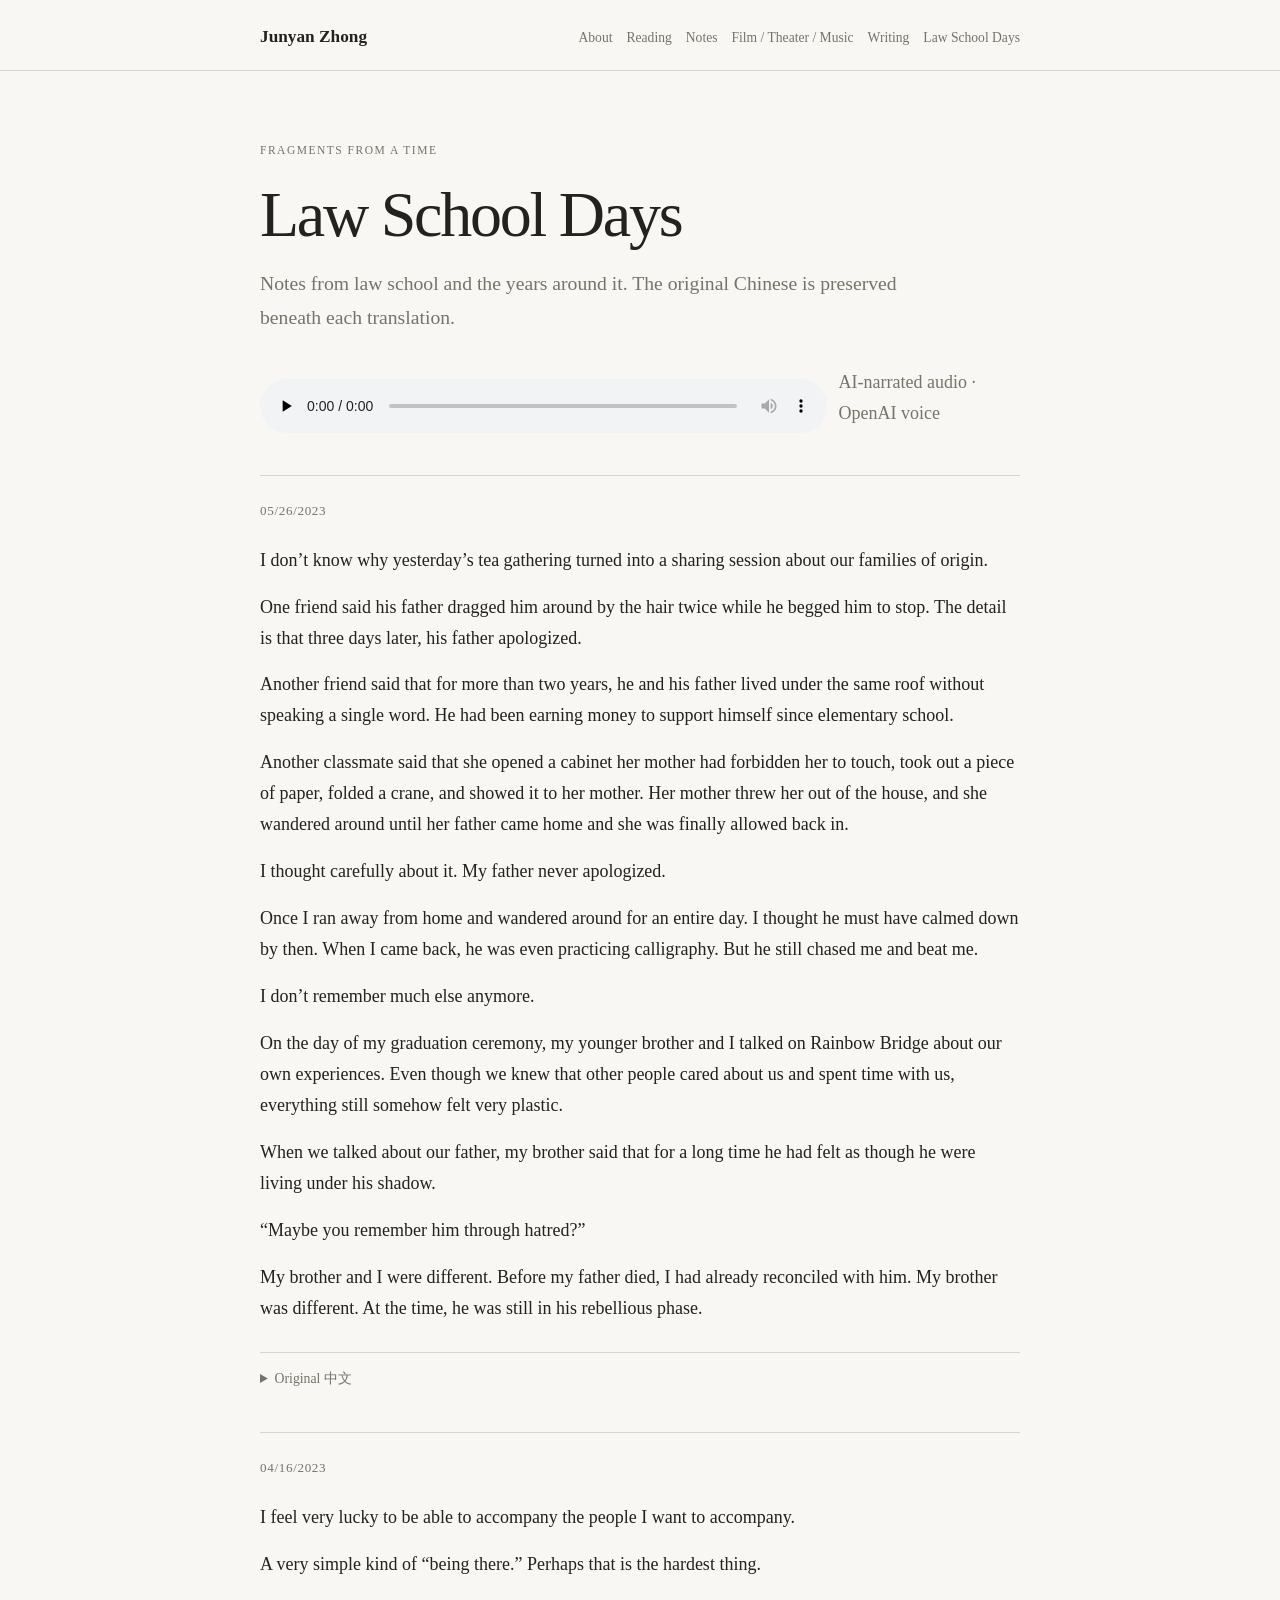
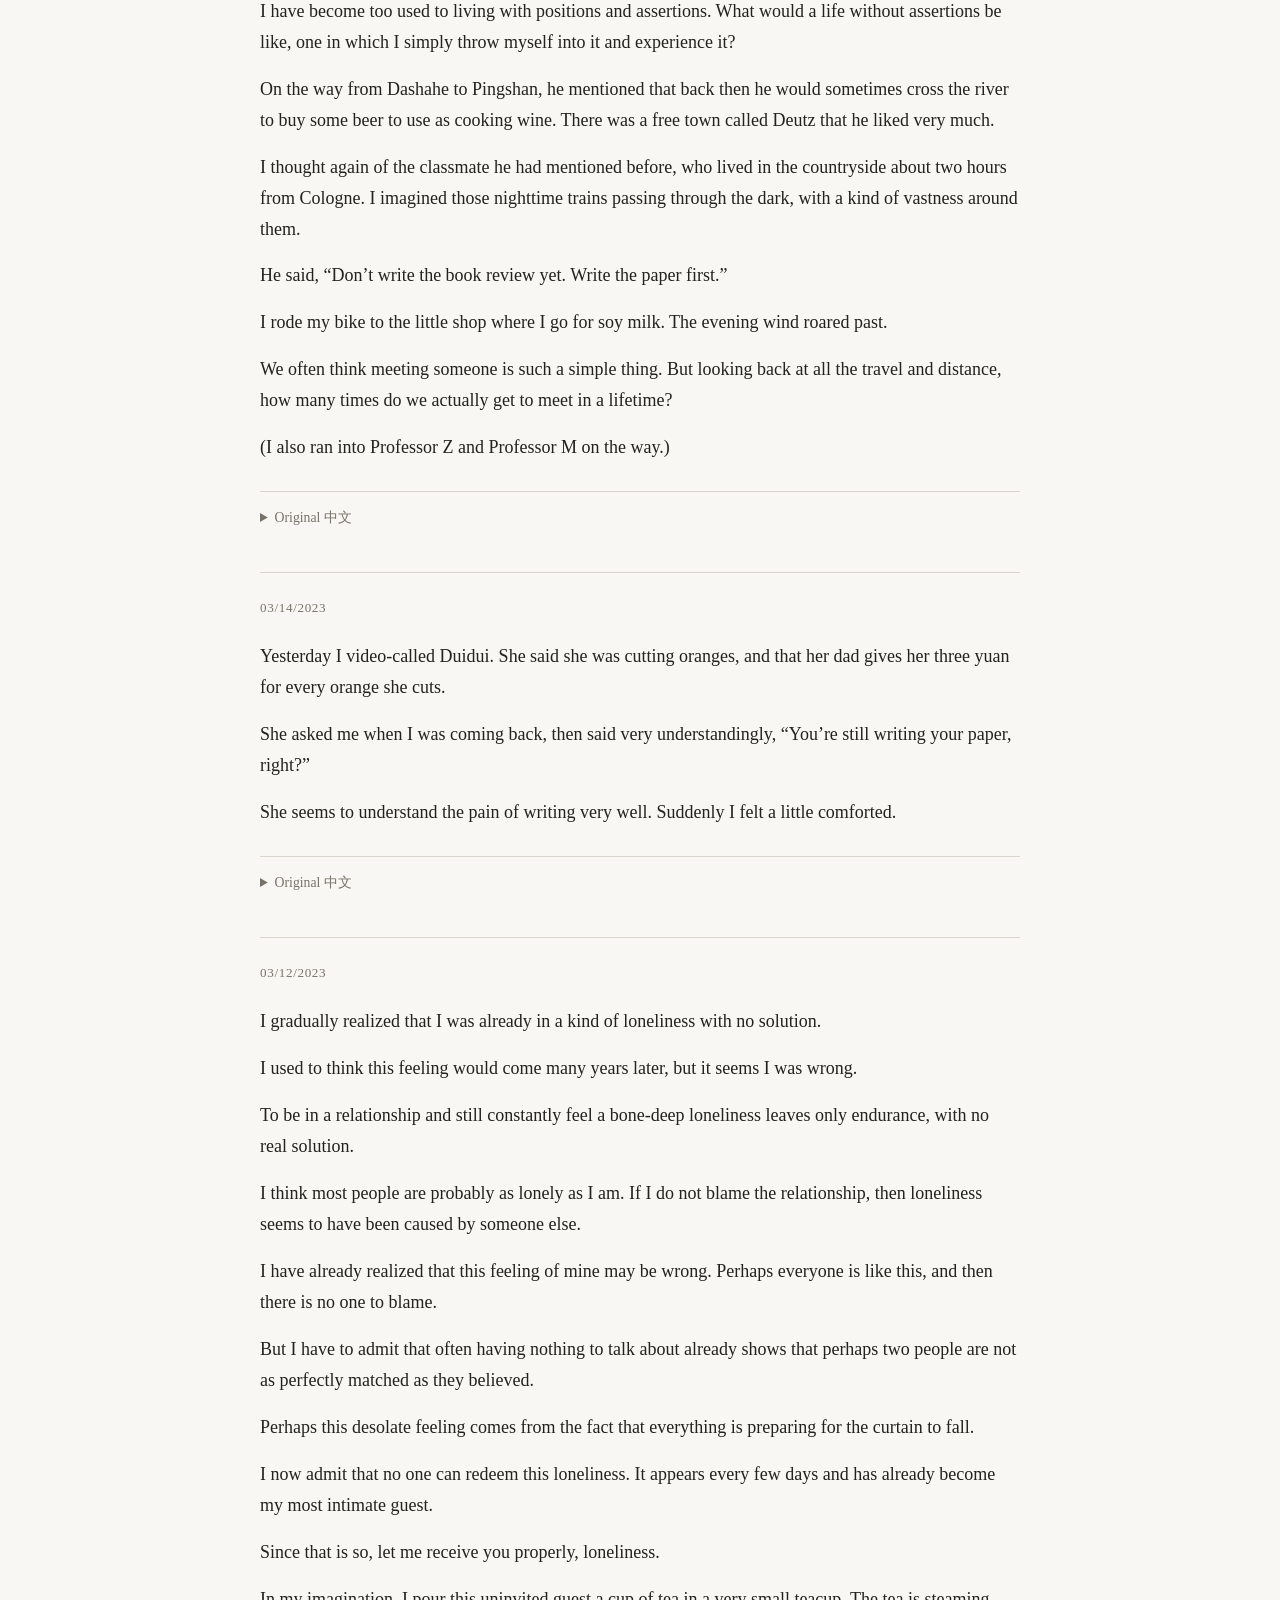
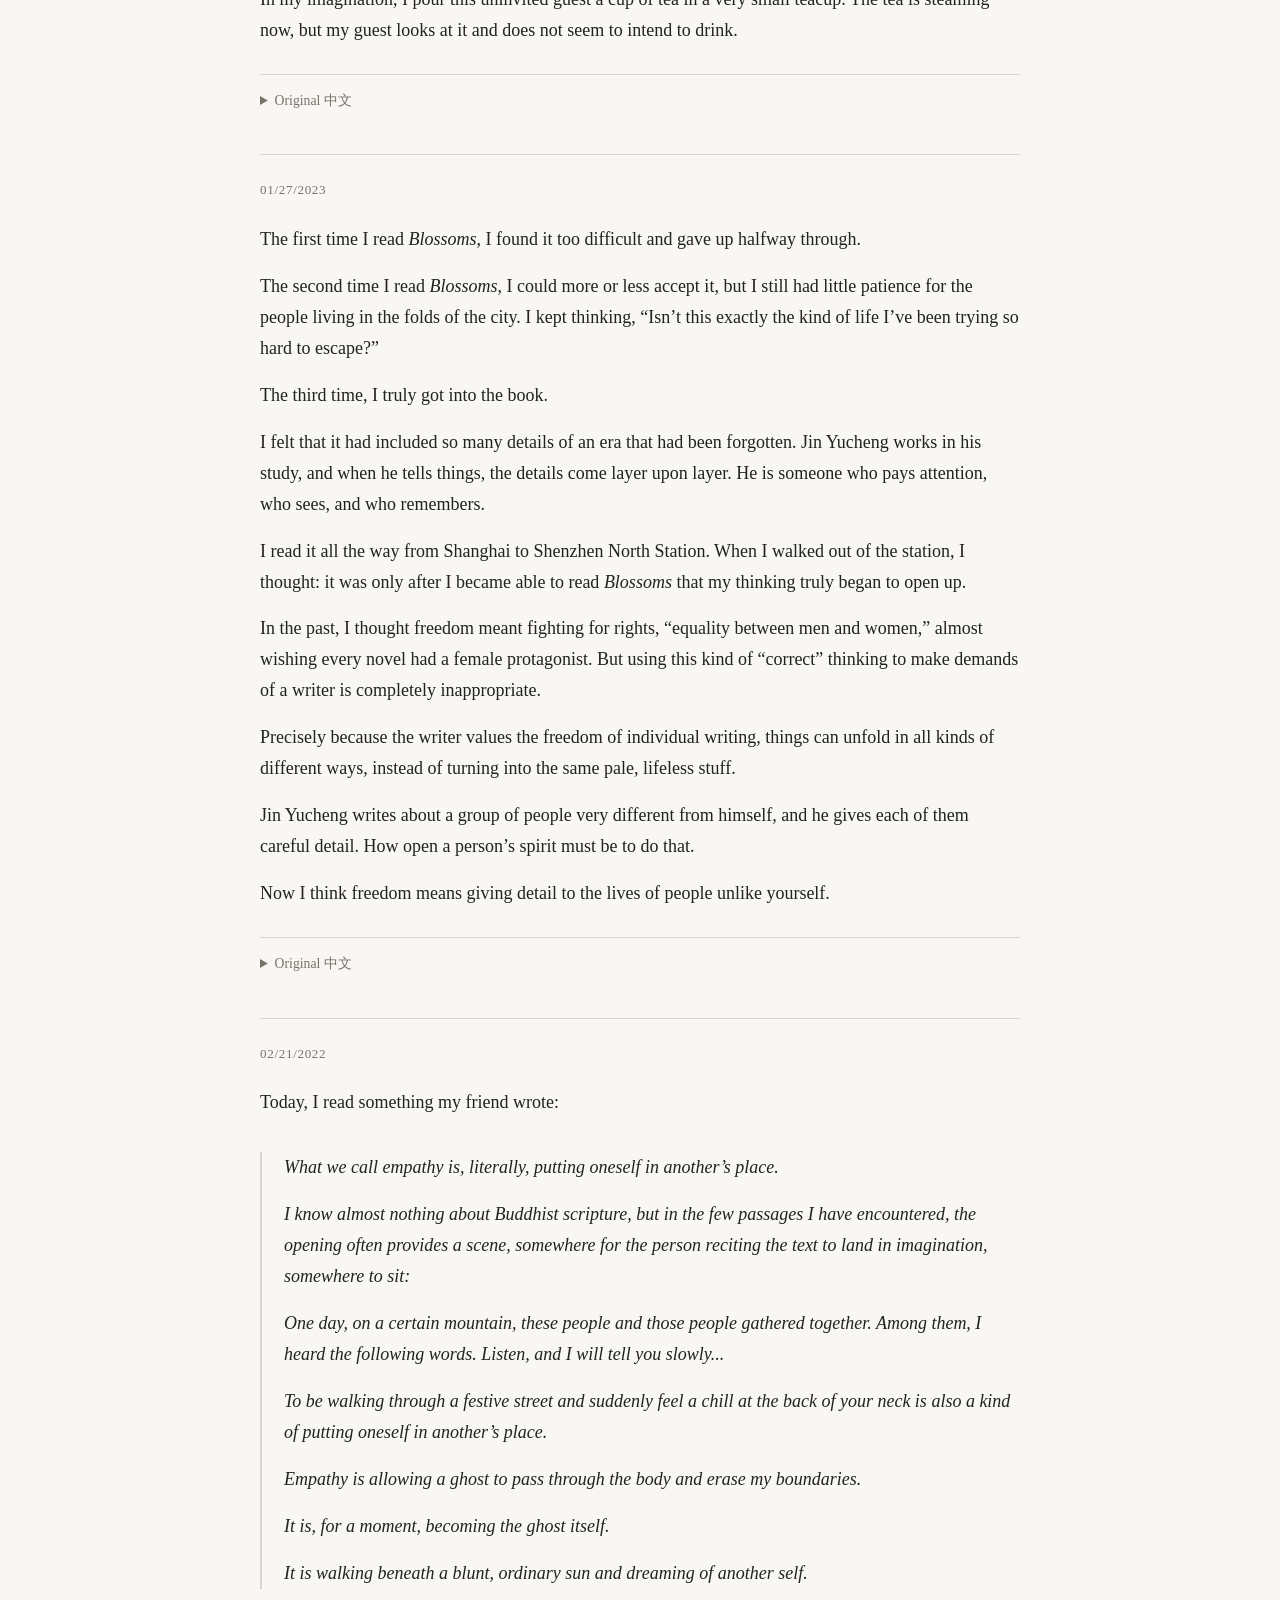
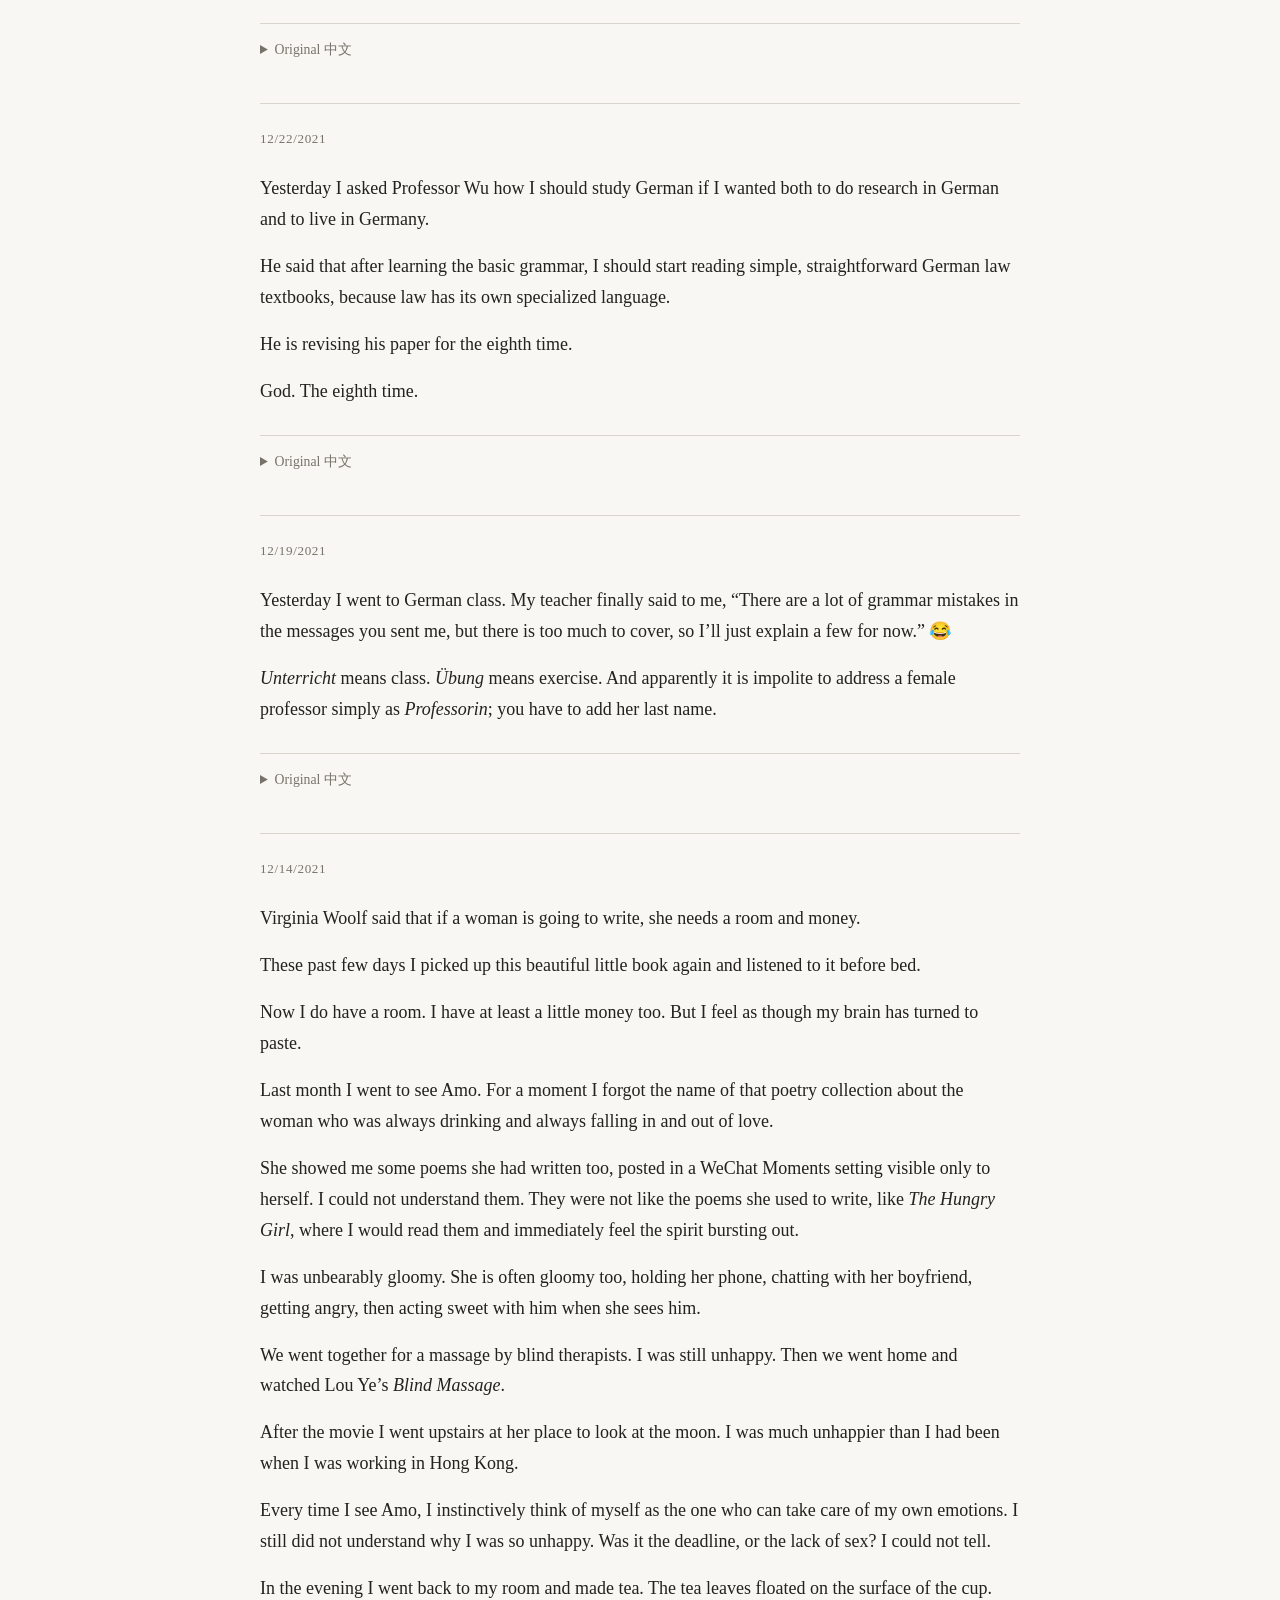
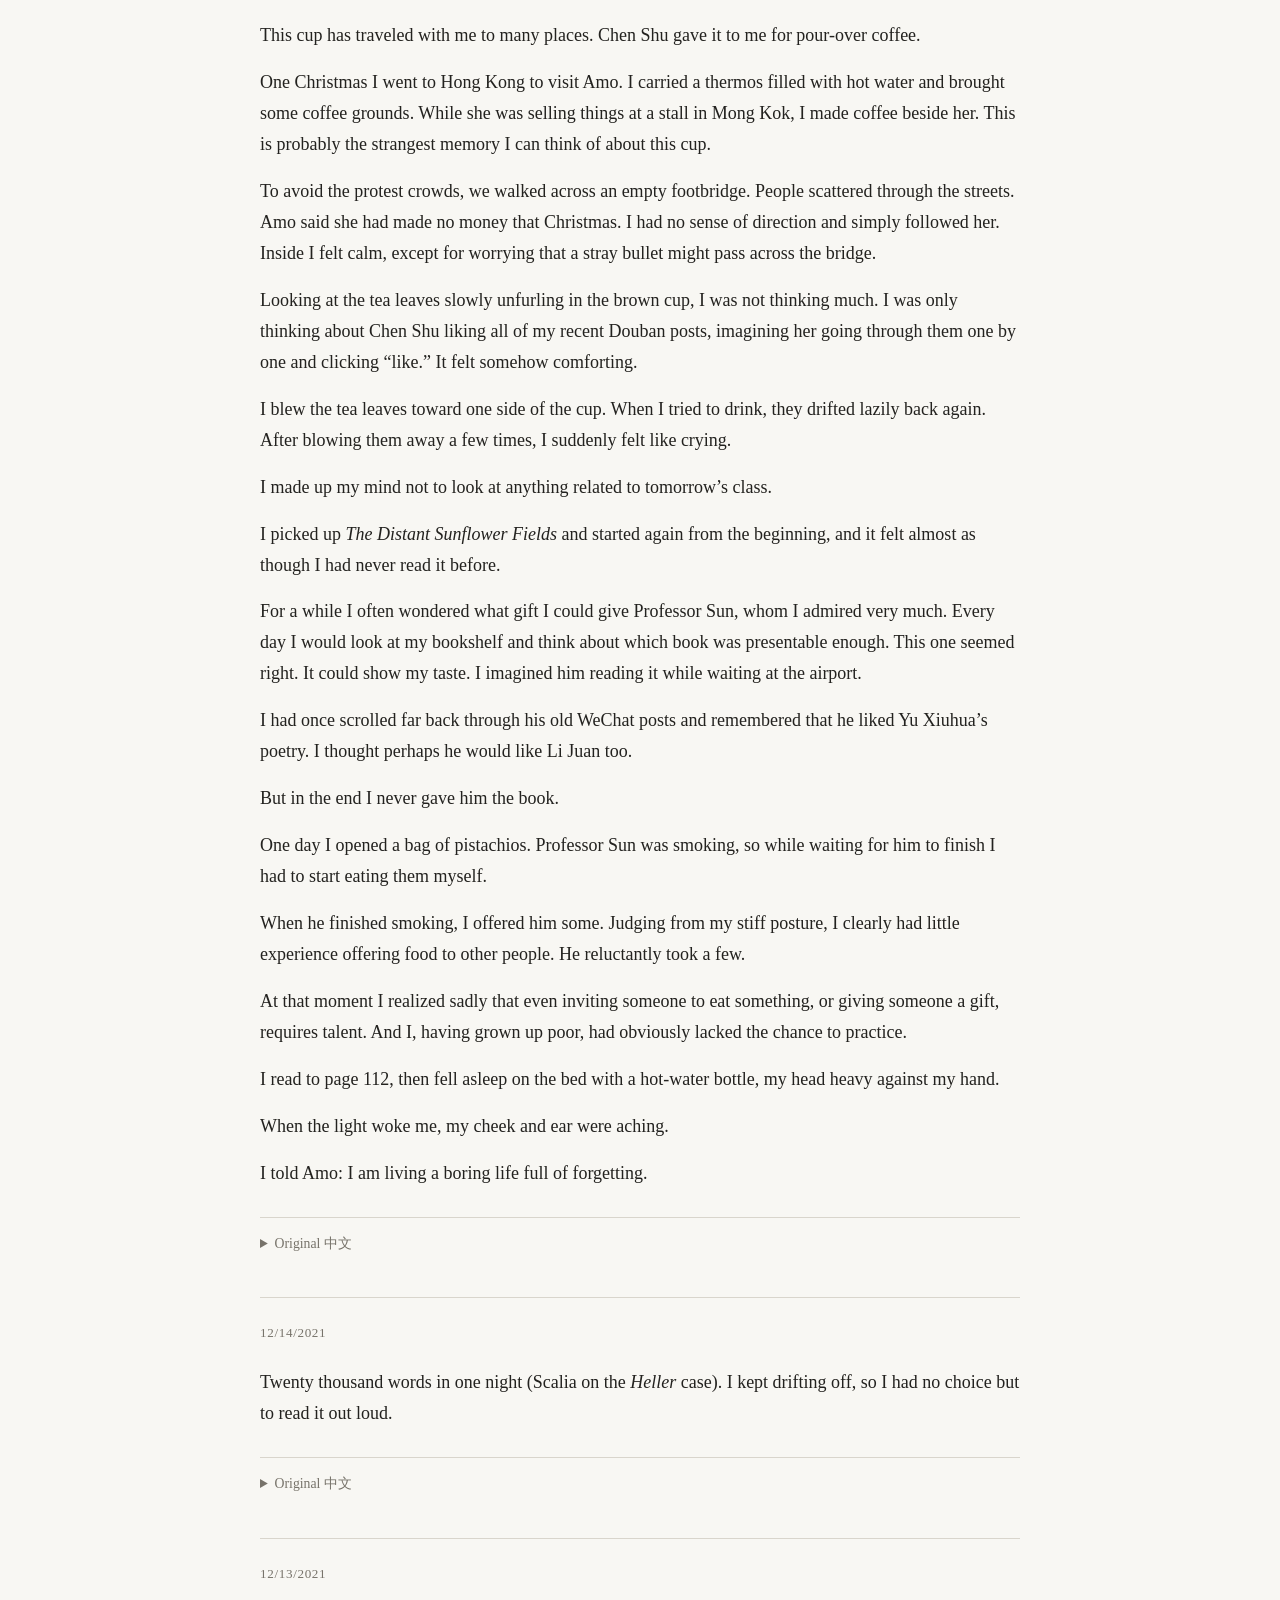
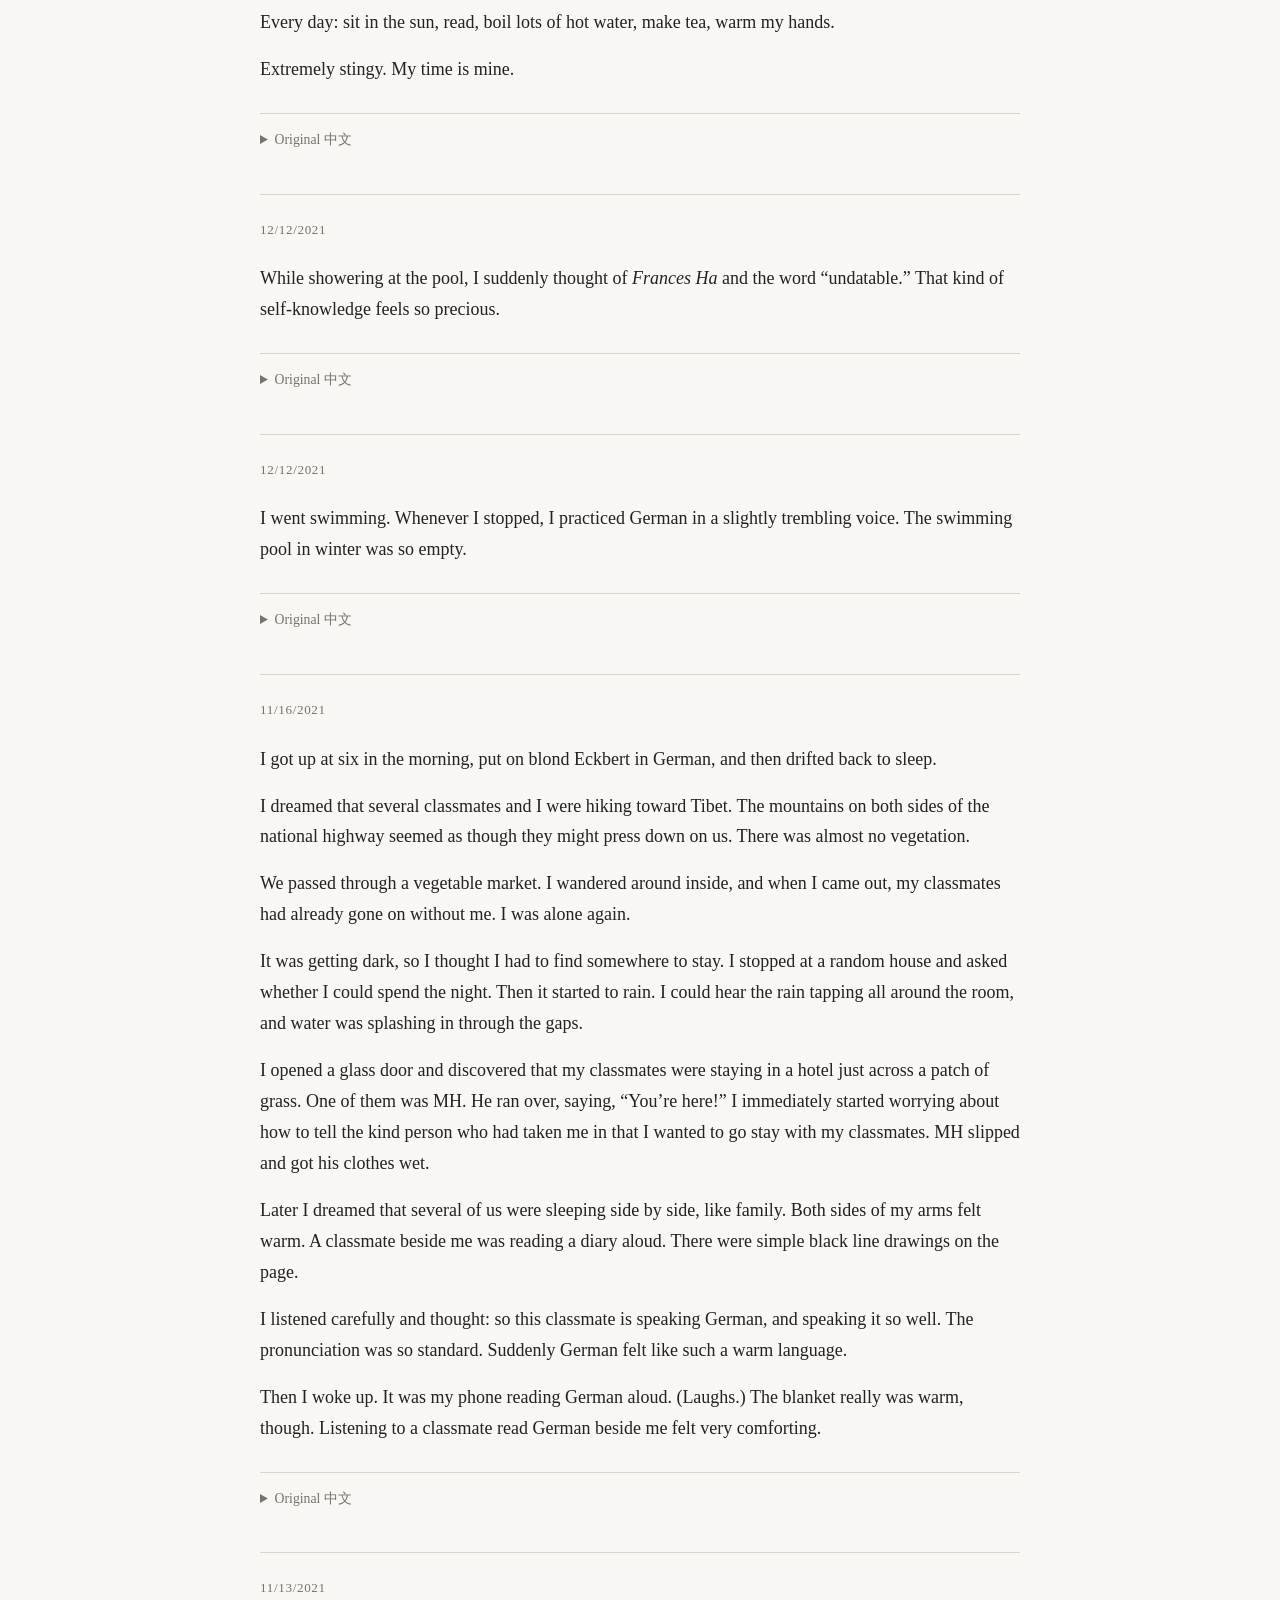
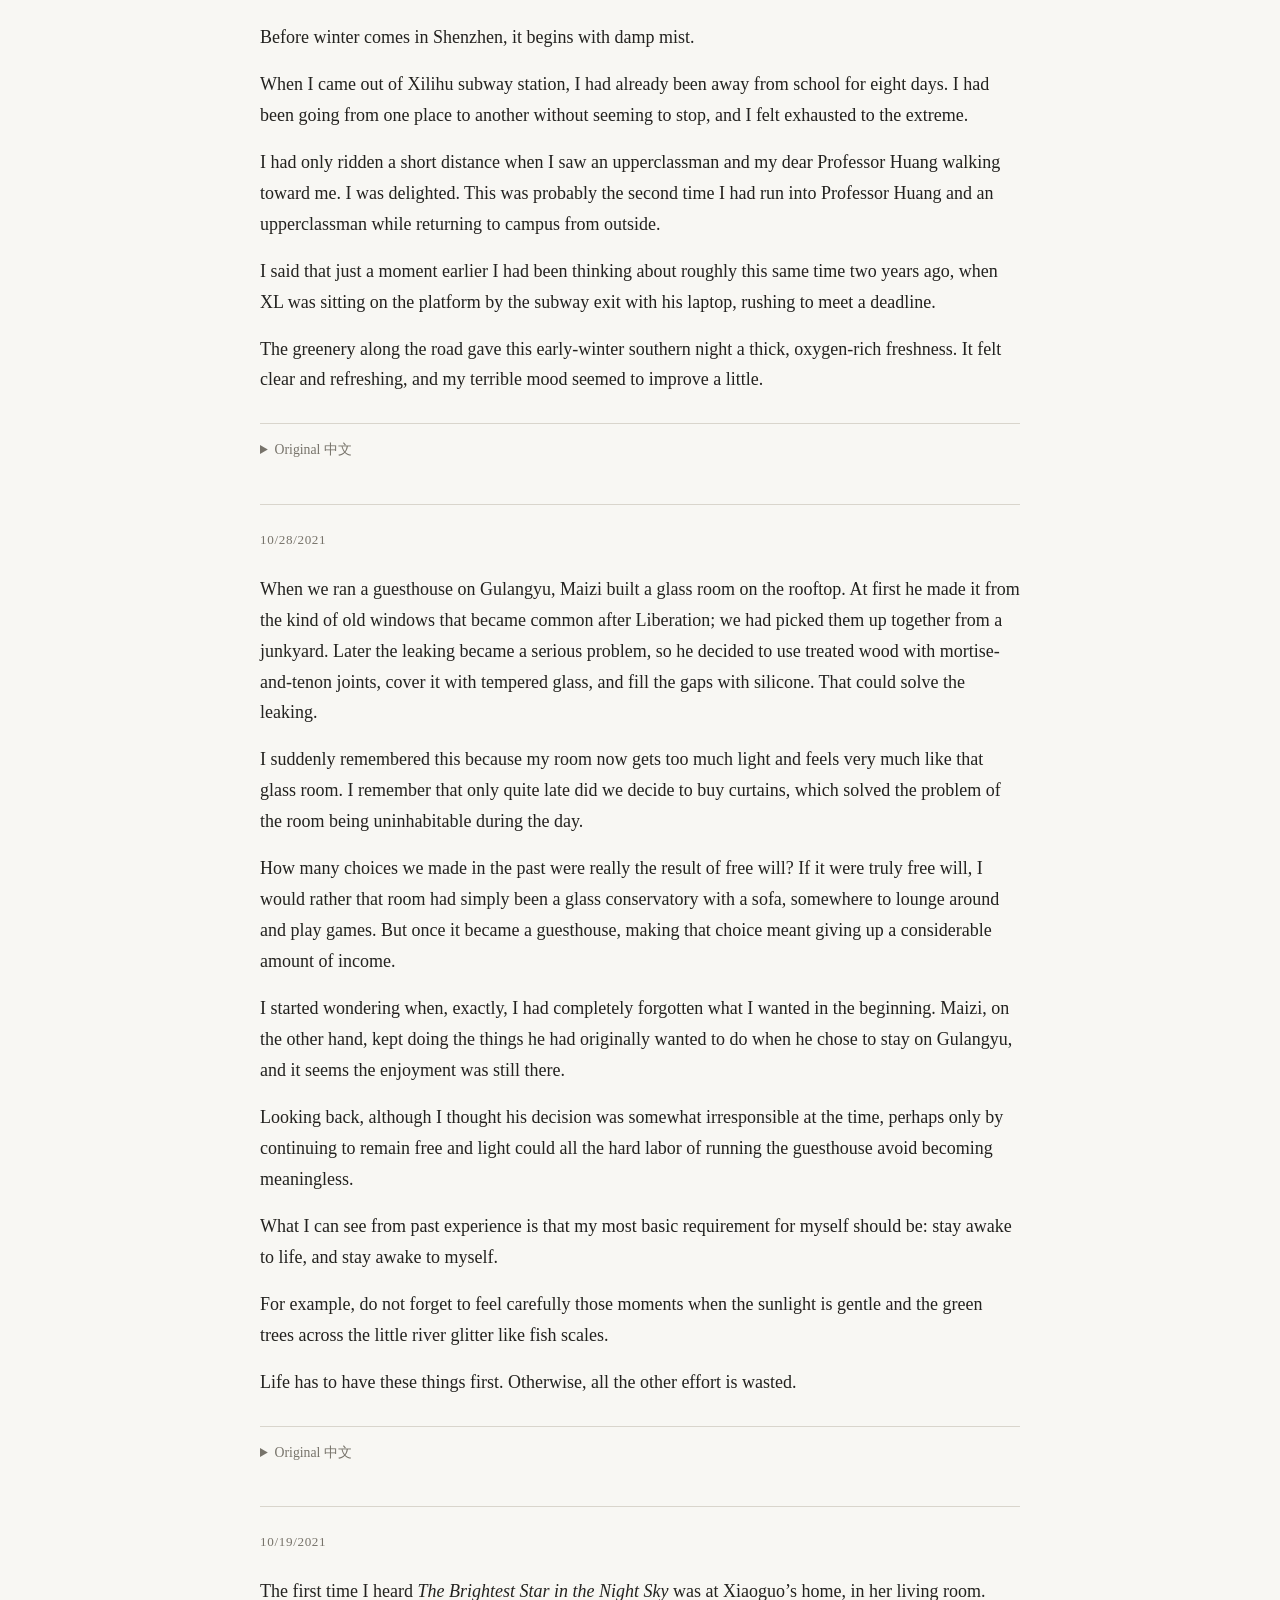
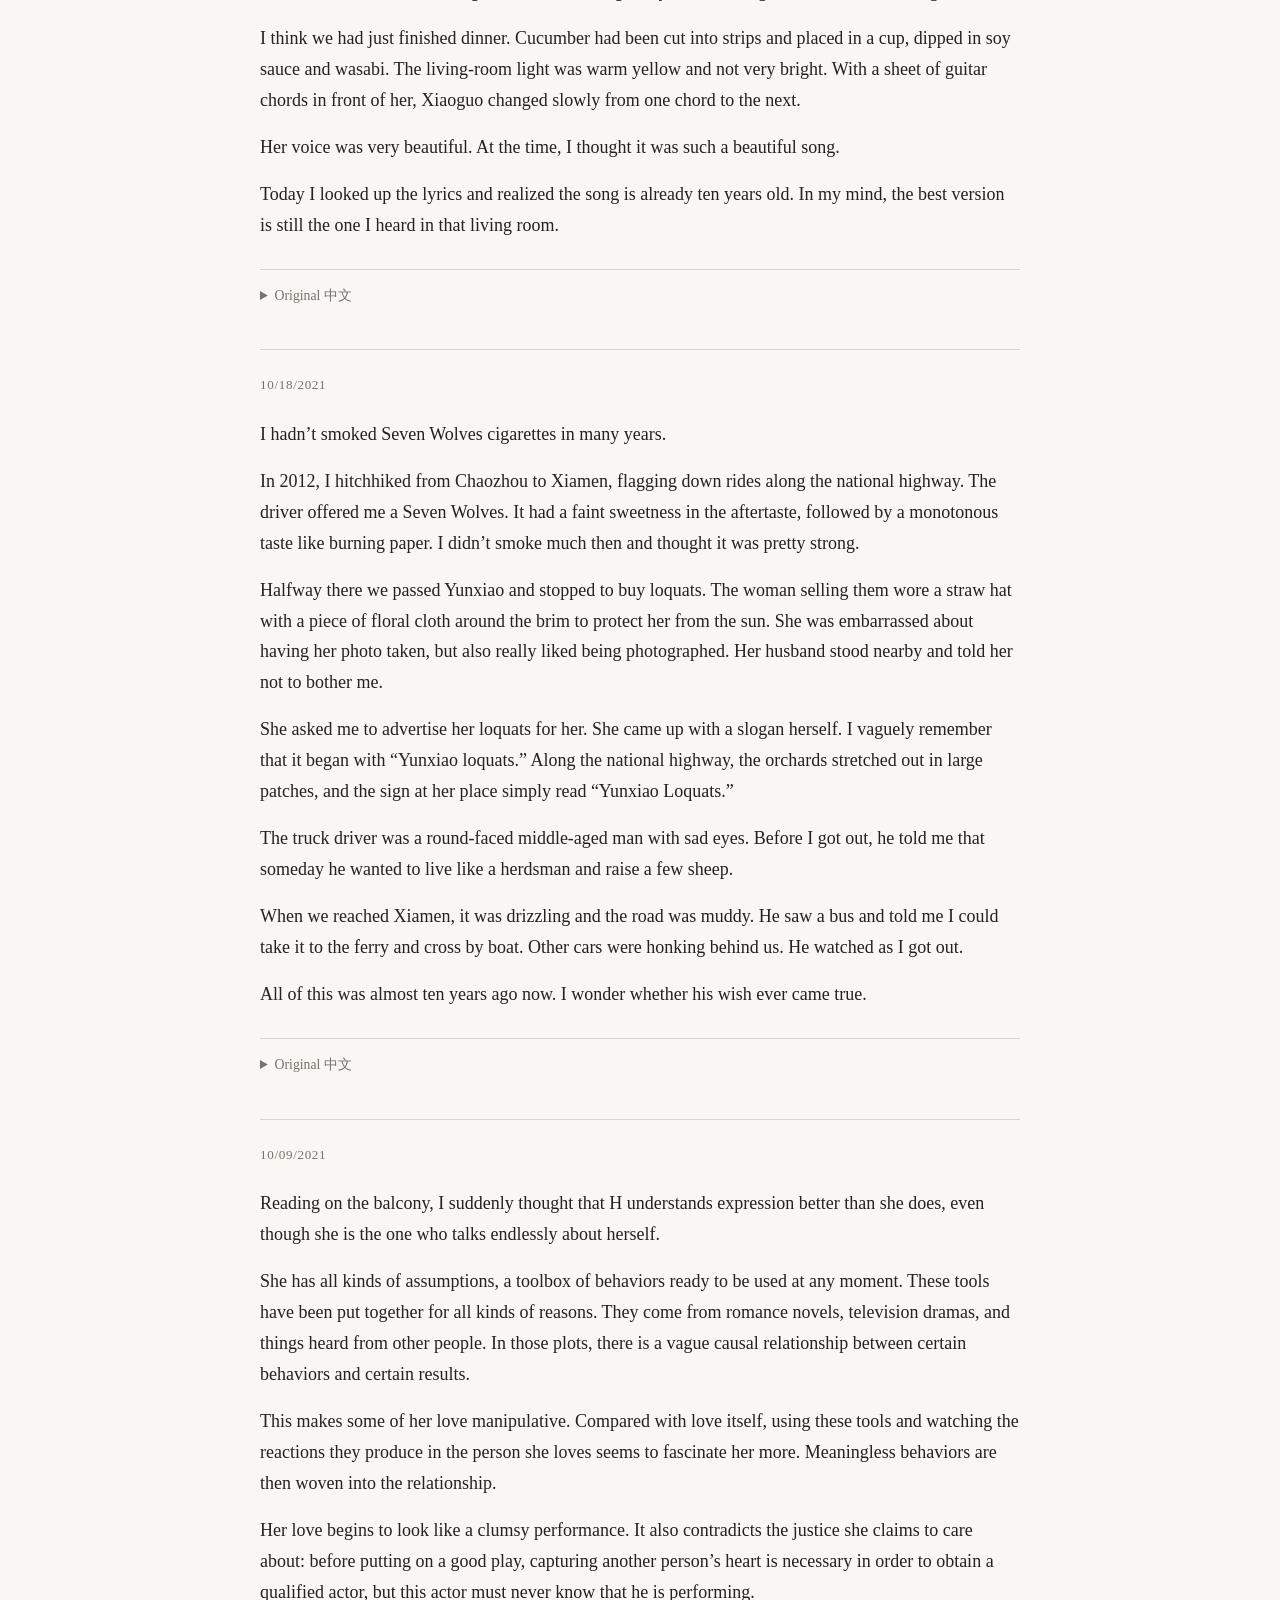
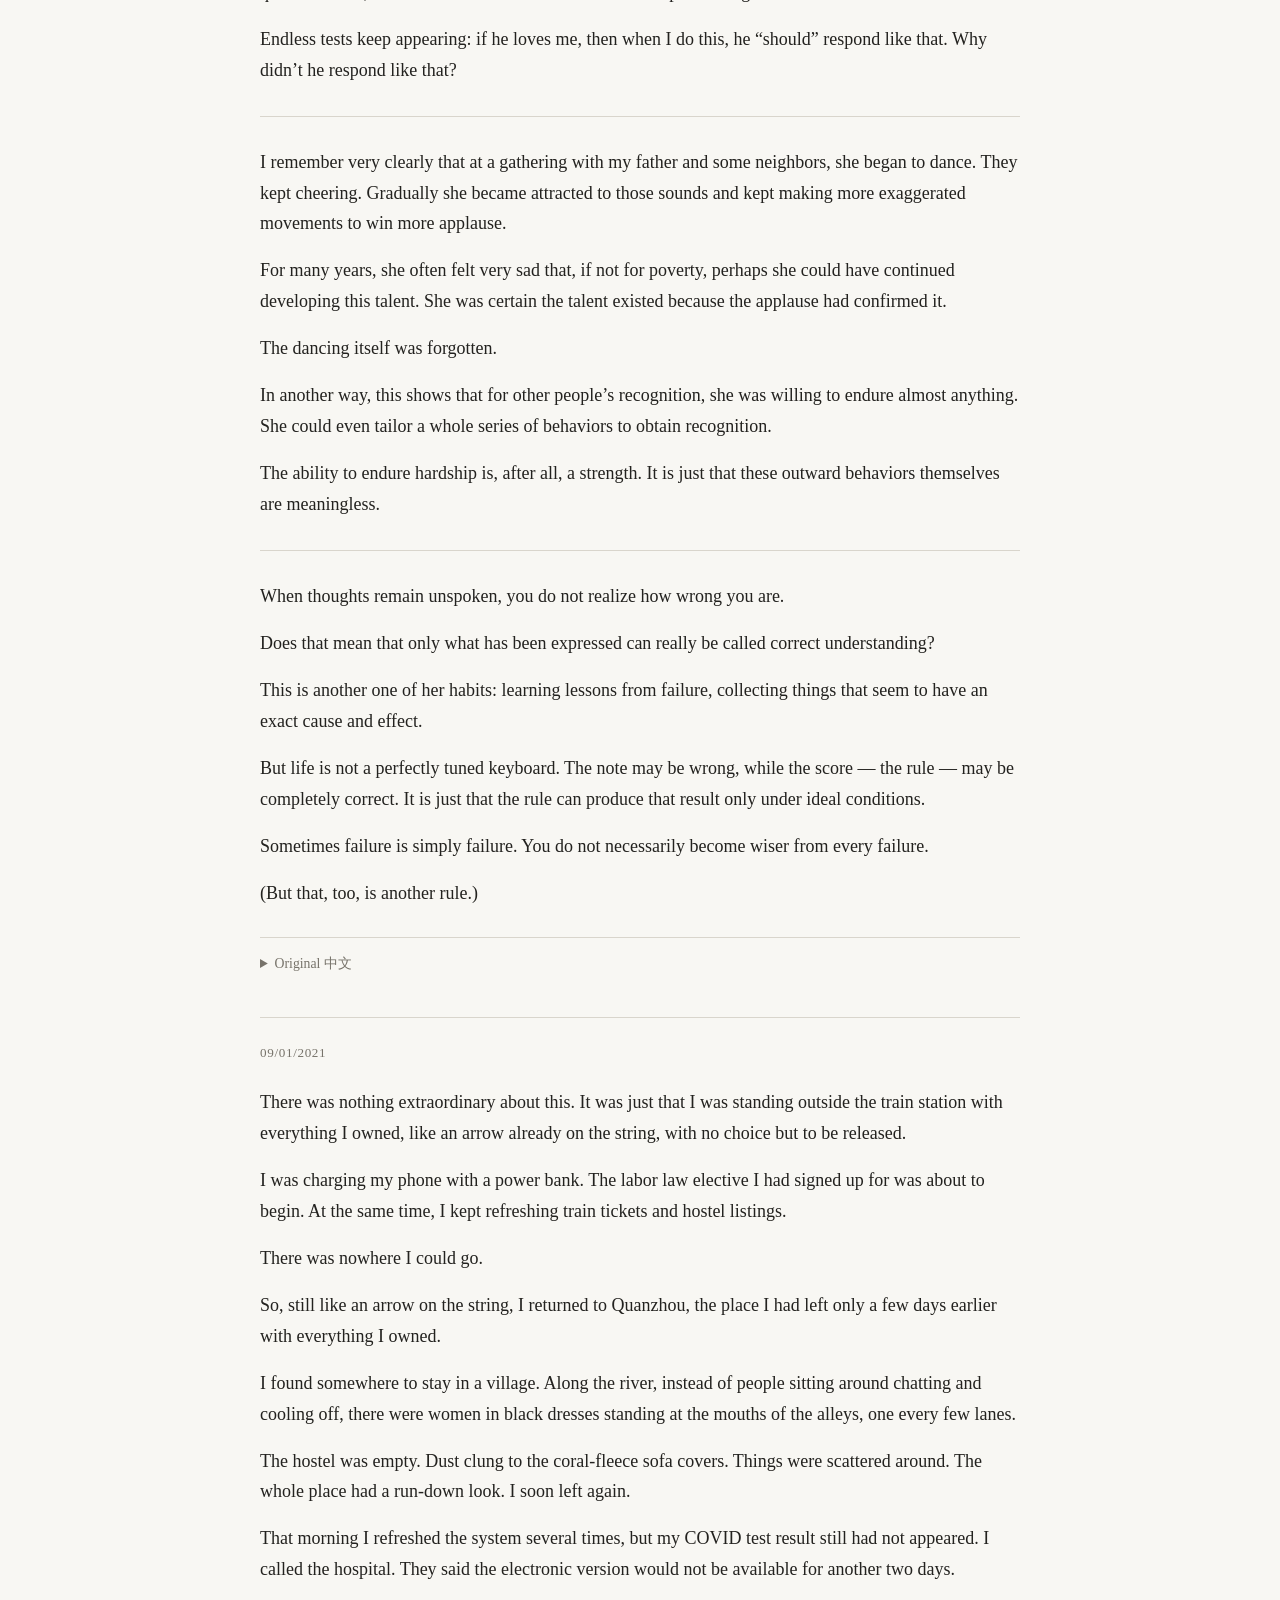
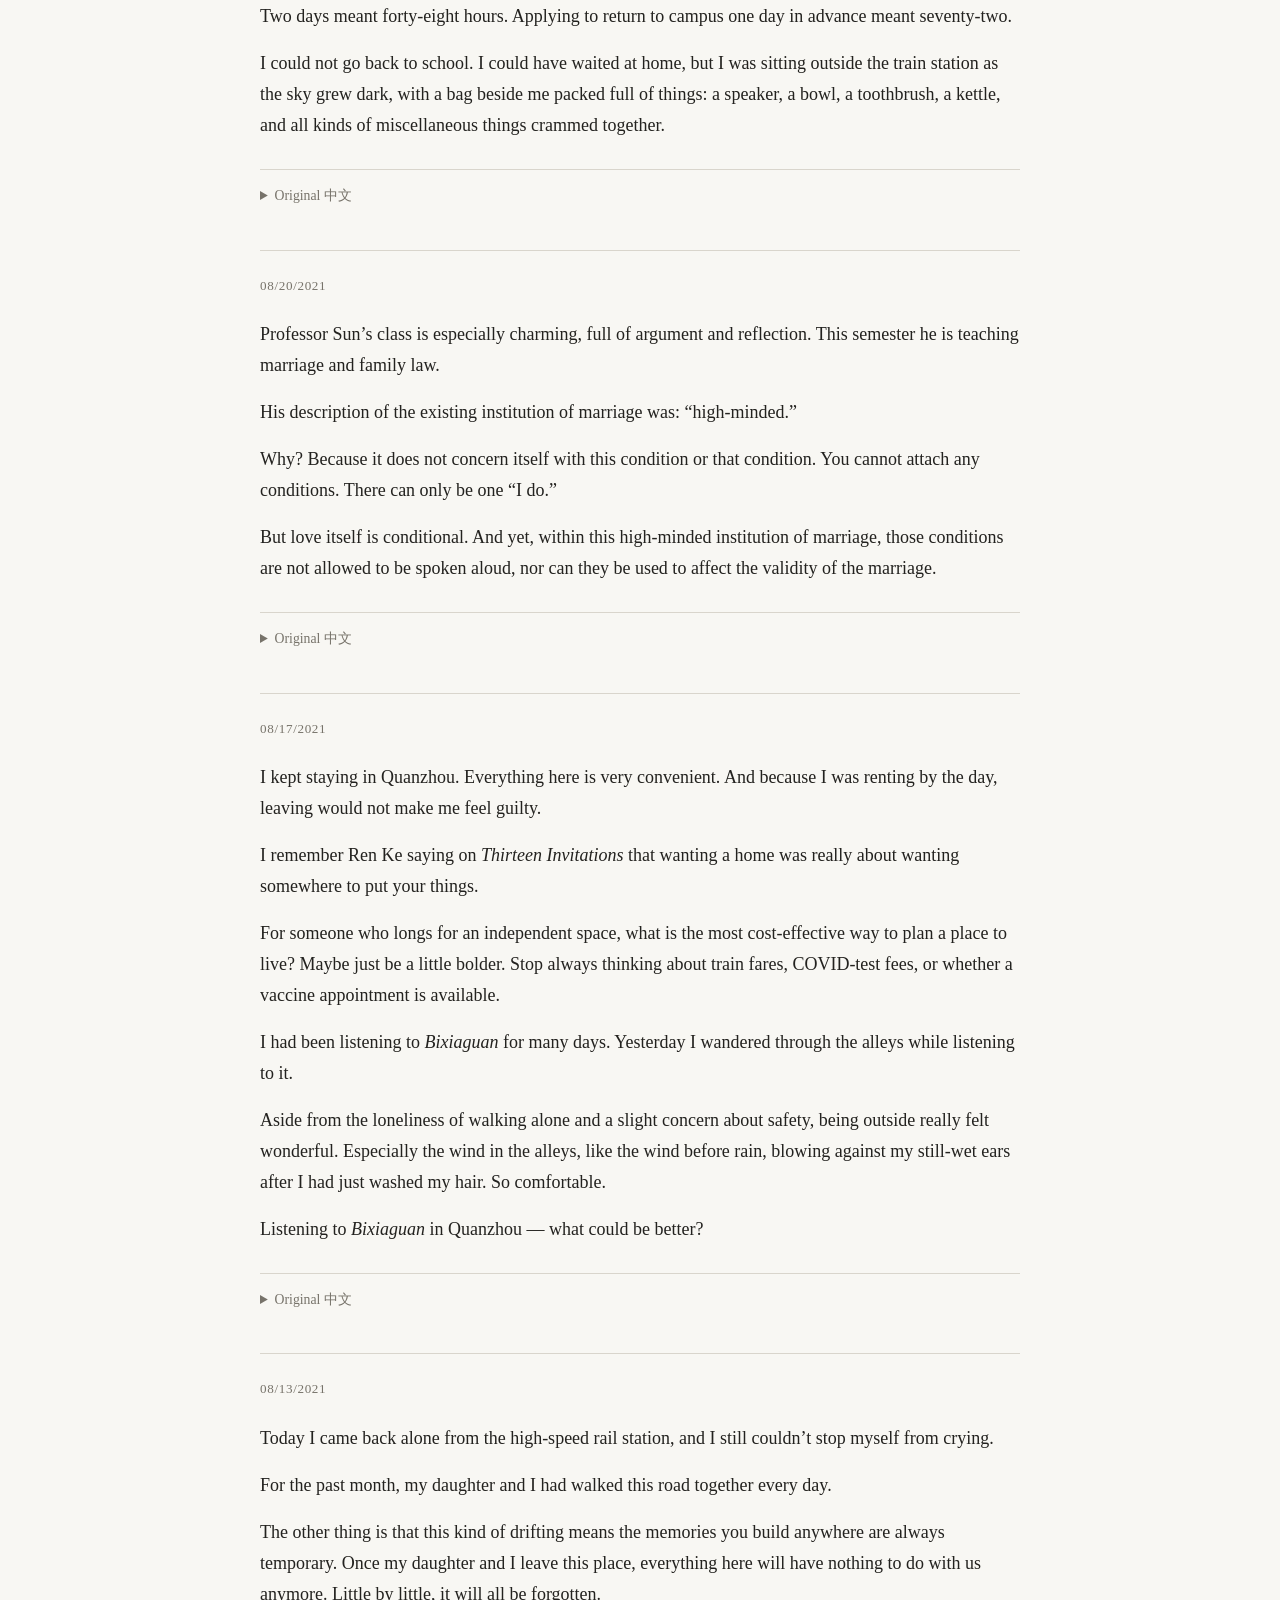
<file: law-school-days.html>
<!doctype html>
<html lang="en">
<head>
  <meta charset="utf-8" />
  <meta name="viewport" content="width=device-width, initial-scale=1" />
  <meta name="author" content="Junyan Zhong" />
  <meta name="description" content="Law School Days by Junyan Zhong — translated notes from law school and the years around it." />
  <title>Law School Days · Junyan Zhong</title>
  <link rel="canonical" href="https://junyan-zhong.github.io/law-school-days.html" />
  <meta property="og:site_name" content="Junyan Zhong" />
  <meta property="og:type" content="website" />
  <meta property="og:url" content="https://junyan-zhong.github.io/law-school-days.html" />
  <link rel="stylesheet" href="styles.css" />
</head>
<body>
  <header class="site-header">
    <div class="wrap">
      <a class="name" href="index.html">Junyan Zhong</a>
      <nav>
        <a href="index.html#about">About</a>
        <a href="index.html#reading">Reading</a>
        <a href="index.html#notes">Notes</a>
        <a href="index.html#arts">Film / Theater / Music</a>
        <a href="index.html#writing">Writing</a>
        <a href="law-school-days.html" aria-current="page">Law School Days</a>
      </nav>
    </div>
  </header>

  <main class="wrap article-page lawschool-page">
    <p class="eyebrow">Fragments from a time</p>
    <h1>Law School Days</h1>
    <p class="lede">Notes from law school and the years around it. The original Chinese is preserved beneath each translation.</p>
    <div class="audio-reader" aria-label="Audio version">
      <audio controls preload="none">
        <source src="law-school-days.mp3" type="audio/mpeg" />
        Your browser does not support the audio player.
      </audio>
      <span class="muted">AI-narrated audio · OpenAI voice</span>
    </div>

    <div class="note-strip" aria-label="Law School Days entries">

      <article class="note-card">
        <time datetime="2023-05-26">05/26/2023</time>
        <p>I don’t know why yesterday’s tea gathering turned into a sharing session about our families of origin.</p>
        <p>One friend said his father dragged him around by the hair twice while he begged him to stop. The detail is that three days later, his father apologized.</p>
        <p>Another friend said that for more than two years, he and his father lived under the same roof without speaking a single word. He had been earning money to support himself since elementary school.</p>
        <p>Another classmate said that she opened a cabinet her mother had forbidden her to touch, took out a piece of paper, folded a crane, and showed it to her mother. Her mother threw her out of the house, and she wandered around until her father came home and she was finally allowed back in.</p>
        <p>I thought carefully about it. My father never apologized.</p>
        <p>Once I ran away from home and wandered around for an entire day. I thought he must have calmed down by then. When I came back, he was even practicing calligraphy. But he still chased me and beat me.</p>
        <p>I don’t remember much else anymore.</p>
        <p>On the day of my graduation ceremony, my younger brother and I talked on Rainbow Bridge about our own experiences. Even though we knew that other people cared about us and spent time with us, everything still somehow felt very plastic.</p>
        <p>When we talked about our father, my brother said that for a long time he had felt as though he were living under his shadow.</p>
        <p>“Maybe you remember him through hatred?”</p>
        <p>My brother and I were different. Before my father died, I had already reconciled with him. My brother was different. At the time, he was still in his rebellious phase.</p>
        <details><summary>Original 中文</summary><p lang="zh-Hans">昨天的茶话会不知道为什么变成原生家庭经历分享会的。一个朋友说他爸爸拖着头发走了两圈，他一边求饶。细节是三天后道歉了。一个朋友说，两年多同一个屋檐下没有说过一句话（因为小学开始就自己赚钱养活自己），一个同学说碰了妈妈不给打开的柜子，拿了一个折纸折了一只鹤给妈妈看被她赶出家门游荡到等父亲回来才得以回家。我仔细想，我父亲从不道歉。跑出家门游荡了一天以为他消气了，回来还写毛笔字，还是被追着打。其他的都已经不记得了。毕业典礼结束那天和弟弟在彩虹桥说起各自的事情，知道别人和在乎自己和自己相处却还是觉得很塑料。提起父亲他说很长一段时间都好像活在他的阴影之下。“是不是通过恨来记住他”。我和弟弟不同，在他去世前我已经和他和解了，而弟弟不同，当时还在叛逆阶段。</p></details>
      </article>





      <article class="note-card">
        <time datetime="2023-04-16">04/16/2023</time>
        <p>I feel very lucky to be able to accompany the people I want to accompany.</p>
        <p>A very simple kind of “being there.” Perhaps that is the hardest thing.</p>
        <p>I have become too used to living with positions and assertions. What would a life without assertions be like, one in which I simply throw myself into it and experience it?</p>
        <p>On the way from Dashahe to Pingshan, he mentioned that back then he would sometimes cross the river to buy some beer to use as cooking wine. There was a free town called Deutz that he liked very much.</p>
        <p>I thought again of the classmate he had mentioned before, who lived in the countryside about two hours from Cologne. I imagined those nighttime trains passing through the dark, with a kind of vastness around them.</p>
        <p>He said, “Don’t write the book review yet. Write the paper first.”</p>
        <p>I rode my bike to the little shop where I go for soy milk. The evening wind roared past.</p>
        <p>We often think meeting someone is such a simple thing. But looking back at all the travel and distance, how many times do we actually get to meet in a lifetime?</p>
        <p>(I also ran into Professor Z and Professor M on the way.)</p>
        <details><summary>Original 中文</summary><p lang="zh-Hans">很幸运能陪伴到想陪伴的人。非常简单的“在场”。这或许是最难的。我已经太习惯生活有所主张，一种没有主张的生活，只是投身其中去体验是什么样的状态。在大沙河出来到平山一路，他提到说那时偶尔过河去买一些啤酒当料酒用，那个叫德意茨的自由镇，他很喜欢。我又想起他说过的，住在离科隆大概两个小时的乡下的同学，我想象那些夜晚火车穿过夜幕，有一些苍茫。他说，书评先不要写吧，先写论文。我骑车去喝豆浆的小店，晚风呼啸而过。我们常常觉得相聚是一件简单的事情，回头看看舟车靡从，这辈子又聚过多少次呢？（路上还碰见z老师和m老师，</p></details>
      </article>

      <article class="note-card">
        <time datetime="2023-03-14">03/14/2023</time>
        <p>Yesterday I video-called Duidui. She said she was cutting oranges, and that her dad gives her three yuan for every orange she cuts.</p>
        <p>She asked me when I was coming back, then said very understandingly, “You’re still writing your paper, right?”</p>
        <p>She seems to understand the pain of writing very well. Suddenly I felt a little comforted.</p>
        <details><summary>Original 中文</summary><p lang="zh-Hans">昨天给堆堆视频，她说正在切橙子，切一个橙子爸爸给她三元。她问我什么时候回，但是又很理解地说，你还在写论文吧？她似乎十分了解写作的痛苦，突然觉得有点治愈。</p></details>
      </article>


      <article class="note-card">
        <time datetime="2023-03-12">03/12/2023</time>
        <p>I gradually realized that I was already in a kind of loneliness with no solution.</p>
        <p>I used to think this feeling would come many years later, but it seems I was wrong.</p>
        <p>To be in a relationship and still constantly feel a bone-deep loneliness leaves only endurance, with no real solution.</p>
        <p>I think most people are probably as lonely as I am. If I do not blame the relationship, then loneliness seems to have been caused by someone else.</p>
        <p>I have already realized that this feeling of mine may be wrong. Perhaps everyone is like this, and then there is no one to blame.</p>
        <p>But I have to admit that often having nothing to talk about already shows that perhaps two people are not as perfectly matched as they believed.</p>
        <p>Perhaps this desolate feeling comes from the fact that everything is preparing for the curtain to fall.</p>
        <p>I now admit that no one can redeem this loneliness. It appears every few days and has already become my most intimate guest.</p>
        <p>Since that is so, let me receive you properly, loneliness.</p>
        <p>In my imagination, I pour this uninvited guest a cup of tea in a very small teacup. The tea is steaming now, but my guest looks at it and does not seem to intend to drink.</p>
        <details><summary>Original 中文</summary><p lang="zh-Hans">我渐渐意识到，我已经在一种无解的孤独中。过去我总以为这种感觉会多年以后才到来，但是看来我错了。在恋爱中却时时感受到一种刻骨的孤独，唯有忍耐，没有任何解决之道。我想，大部分人都如我这般孤独吧，只是不把过错归结为恋爱的话，孤独似乎是被他人造成的。我已经意识到我的这种感受可能是错的，恐怕大家都如此，就不好责怪了。但是必须承认，很多时候没有共同话题已经显示，或许两人之间并没有自己所相信的那样天造地设。冷清的感觉大概就是因为一切都在准备谢幕吧。我现在承认，没有谁能够救赎这种孤独，隔三差五地出现，已经成为我最亲密的客人。既然如此，请让我好好招待你吧？孤独。我在想象中给这个不速之客倒了一杯茶，用极小的茶杯，这会儿，茶正在冒热气，但是我的客人看了看，没有打算喝的样子。</p></details>
      </article>

      <article class="note-card">
        <time datetime="2023-01-27">01/27/2023</time>
        <p>The first time I read <em>Blossoms</em>, I found it too difficult and gave up halfway through.</p>
        <p>The second time I read <em>Blossoms</em>, I could more or less accept it, but I still had little patience for the people living in the folds of the city. I kept thinking, “Isn’t this exactly the kind of life I’ve been trying so hard to escape?”</p>
        <p>The third time, I truly got into the book.</p>
        <p>I felt that it had included so many details of an era that had been forgotten. Jin Yucheng works in his study, and when he tells things, the details come layer upon layer. He is someone who pays attention, who sees, and who remembers.</p>
        <p>I read it all the way from Shanghai to Shenzhen North Station. When I walked out of the station, I thought: it was only after I became able to read <em>Blossoms</em> that my thinking truly began to open up.</p>
        <p>In the past, I thought freedom meant fighting for rights, “equality between men and women,” almost wishing every novel had a female protagonist. But using this kind of “correct” thinking to make demands of a writer is completely inappropriate.</p>
        <p>Precisely because the writer values the freedom of individual writing, things can unfold in all kinds of different ways, instead of turning into the same pale, lifeless stuff.</p>
        <p>Jin Yucheng writes about a group of people very different from himself, and he gives each of them careful detail. How open a person’s spirit must be to do that.</p>
        <p>Now I think freedom means giving detail to the lives of people unlike yourself.</p>
        <details><summary>Original 中文</summary><p lang="zh-Hans">第一次看《繁花》，觉得太难读，半途而废。第二次读《繁花》 ，能大概接受，但是对于城市褶皱中的人，还是不太宽容，觉得“这不就是我拼命想要逃离的生活吗？”第三次读，真的读进去了。我觉得很多时代被遗忘的细节都被囊括进来了。金宇澄工作在书斋，讲起事情来细节重重叠叠，是一个有心人啊，会看，会记。从上海一路看到深圳北站。出站的时候我想，从我能看繁花之后，我的思考才真正开放起来。过去我以为的自由，是争取权利，“男女平等”，恨不得小说都是女主角。但是这种正确的思考用来要求作者，就一点都不合适啊！恰恰是因为作者看重个人书写的自由，所以就能各个不同地延展开去，不是黄茅白苇那些狗屁东西。而金宇澄描写和他非常不同的一群人，各个都描写得周到，这心气得有多开阔啊……我现在觉得自由是给予与自己不同的人的生活以细节。</p></details>
      </article>



      <article class="note-card">
        <time datetime="2022-02-21">02/21/2022</time>
        <p>Today, I read something my friend wrote:</p>
        <blockquote>
          <p>What we call empathy is, literally, putting oneself in another’s place.</p>
          <p>I know almost nothing about Buddhist scripture, but in the few passages I have encountered, the opening often provides a scene, somewhere for the person reciting the text to land in imagination, somewhere to sit:</p>
          <p>One day, on a certain mountain, these people and those people gathered together. Among them, I heard the following words. Listen, and I will tell you slowly...</p>
          <p>To be walking through a festive street and suddenly feel a chill at the back of your neck is also a kind of putting oneself in another’s place.</p>
          <p>Empathy is allowing a ghost to pass through the body and erase my boundaries.</p>
          <p>It is, for a moment, becoming the ghost itself.</p>
          <p>It is walking beneath a blunt, ordinary sun and dreaming of another self.</p>
        </blockquote>
        <details><summary>Original 中文</summary><p lang="zh-Hans">今天，我读到我朋友写的：“所谓共情，设身处地。虽然对佛经几近无知，但寥寥接触过的，经文开篇往往提供一个场景，供诵经人在想象中落脚，有个地方可以坐下－－某日某山中，这些那些人我们围坐一处，其间我听闻了如下话语，且听我细细道来… 在节日的街头散着步，脖子上突袭的一阵冷意就是设身处地。共情是接受幽灵穿过身体，擦除我的边界，是暂时成为幽灵本身，是走在直白的太阳下梦见另一个自己。”</p></details>
      </article>

      <article class="note-card">
        <time datetime="2021-12-22">12/22/2021</time>
        <p>Yesterday I asked Professor Wu how I should study German if I wanted both to do research in German and to live in Germany.</p>
        <p>He said that after learning the basic grammar, I should start reading simple, straightforward German law textbooks, because law has its own specialized language.</p>
        <p>He is revising his paper for the eighth time.</p>
        <p>God. The eighth time.</p>
        <details><summary>Original 中文</summary><p lang="zh-Hans">昨天问吴老师，如果又想用德语研究又想去德国生活，该怎么学德语。他说，学了基本语法之后开始看简单明了的德语法学教科书，因为法律有法律的用语。他正在改第八遍论文，天，第八遍。</p></details>
      </article>

      <article class="note-card">
        <time datetime="2021-12-19">12/19/2021</time>
        <p>Yesterday I went to German class. My teacher finally said to me, “There are a lot of grammar mistakes in the messages you sent me, but there is too much to cover, so I’ll just explain a few for now.” 😂</p>
        <p><em>Unterricht</em> means class. <em>Übung</em> means exercise. And apparently it is impolite to address a female professor simply as <em>Professorin</em>; you have to add her last name.</p>
        <details><summary>Original 中文</summary><p lang="zh-Hans">昨天去上德语课，我老师终于和我说，你给我发的信息有很多语法错误，但是涉及的内容太多，我现在就和你讲几个😂 课程是Unterricht，Übung是练习。。。直呼Professorin不礼貌，后面要加姓氏</p></details>
      </article>


      <article class="note-card">
        <time datetime="2021-12-14">12/14/2021</time>
        <p>Virginia Woolf said that if a woman is going to write, she needs a room and money.</p>
        <p>These past few days I picked up this beautiful little book again and listened to it before bed.</p>
        <p>Now I do have a room. I have at least a little money too. But I feel as though my brain has turned to paste.</p>
        <p>Last month I went to see Amo. For a moment I forgot the name of that poetry collection about the woman who was always drinking and always falling in and out of love.</p>
        <p>She showed me some poems she had written too, posted in a WeChat Moments setting visible only to herself. I could not understand them. They were not like the poems she used to write, like <em>The Hungry Girl</em>, where I would read them and immediately feel the spirit bursting out.</p>
        <p>I was unbearably gloomy. She is often gloomy too, holding her phone, chatting with her boyfriend, getting angry, then acting sweet with him when she sees him.</p>
        <p>We went together for a massage by blind therapists. I was still unhappy. Then we went home and watched Lou Ye’s <em>Blind Massage</em>.</p>
        <p>After the movie I went upstairs at her place to look at the moon. I was much unhappier than I had been when I was working in Hong Kong.</p>
        <p>Every time I see Amo, I instinctively think of myself as the one who can take care of my own emotions. I still did not understand why I was so unhappy. Was it the deadline, or the lack of sex? I could not tell.</p>
        <p>In the evening I went back to my room and made tea. The tea leaves floated on the surface of the cup.</p>
        <p>This cup has traveled with me to many places. Chen Shu gave it to me for pour-over coffee.</p>
        <p>One Christmas I went to Hong Kong to visit Amo. I carried a thermos filled with hot water and brought some coffee grounds. While she was selling things at a stall in Mong Kok, I made coffee beside her. This is probably the strangest memory I can think of about this cup.</p>
        <p>To avoid the protest crowds, we walked across an empty footbridge. People scattered through the streets. Amo said she had made no money that Christmas. I had no sense of direction and simply followed her. Inside I felt calm, except for worrying that a stray bullet might pass across the bridge.</p>
        <p>Looking at the tea leaves slowly unfurling in the brown cup, I was not thinking much. I was only thinking about Chen Shu liking all of my recent Douban posts, imagining her going through them one by one and clicking “like.” It felt somehow comforting.</p>
        <p>I blew the tea leaves toward one side of the cup. When I tried to drink, they drifted lazily back again. After blowing them away a few times, I suddenly felt like crying.</p>
        <p>I made up my mind not to look at anything related to tomorrow’s class.</p>
        <p>I picked up <em>The Distant Sunflower Fields</em> and started again from the beginning, and it felt almost as though I had never read it before.</p>
        <p>For a while I often wondered what gift I could give Professor Sun, whom I admired very much. Every day I would look at my bookshelf and think about which book was presentable enough. This one seemed right. It could show my taste. I imagined him reading it while waiting at the airport.</p>
        <p>I had once scrolled far back through his old WeChat posts and remembered that he liked Yu Xiuhua’s poetry. I thought perhaps he would like Li Juan too.</p>
        <p>But in the end I never gave him the book.</p>
        <p>One day I opened a bag of pistachios. Professor Sun was smoking, so while waiting for him to finish I had to start eating them myself.</p>
        <p>When he finished smoking, I offered him some. Judging from my stiff posture, I clearly had little experience offering food to other people. He reluctantly took a few.</p>
        <p>At that moment I realized sadly that even inviting someone to eat something, or giving someone a gift, requires talent. And I, having grown up poor, had obviously lacked the chance to practice.</p>
        <p>I read to page 112, then fell asleep on the bed with a hot-water bottle, my head heavy against my hand.</p>
        <p>When the light woke me, my cheek and ear were aching.</p>
        <p>I told Amo: I am living a boring life full of forgetting.</p>
        <details><summary>Original 中文</summary><p lang="zh-Hans">伍尔夫说，如果一个女人要写作，她必须要有一个房间，还有钱。我这几天拿起这本精致的书，睡前听。我现在有房间，至少也还有一点点钱，但我觉得自己脑子是一些浆糊。上个月去看阿mo，一时忘了那个总在喝酒总在失恋的诗集的名字。她也拿她写的诗给我看，放在自己可见的朋友圈里，我看不懂，不像她过去写的饥渴女郎，一看就觉得灵性迸发。<br><br>我阴郁无比，她也常常阴郁，拿着手机，一会和男友聊天，发怒，见到男友撒娇。我们一起去做盲人推拿，我仍旧不开心，然后我们回家一起看了娄烨的推拿。看完电影我去她家楼上看月亮，我比我香港打工时候要不快乐多了。我每次见到阿mo都自觉自己是能照顾好自己的情绪的那一个，我一直不明白自己为什么那么不开心。是DDL还是缺少性生活说不清。<br><br>傍晚回到房间，我泡茶，茶叶浮在杯子上面。这个杯子和我去过很多地方，陈树送我做手冲。有一次圣诞节，我去H*K找阿mo，保温壶里装一瓶开水，带了一些咖啡粉，和她在旺角一边摆摊一边冲咖啡——这是我能想到的关于这个杯子的最奇妙的经历。为了躲避游行的人，我们走过空旷的天桥，街道人群四散，阿mo说今年圣诞节什么钱都没赚到，我不认路完全跟着她走，内心平静。除了在混乱中担心有流弹穿过天桥。<br><br>看着茶色杯子里一点点舒展的茶叶，我没有想那么多，只是想着陈树给我新近所有的广播点赞，想着她一条一条地点赞，似乎是一种安慰似的，我吹着茶叶往杯子的一端，等我喝的时候，茶叶又懒散地飘回来，吹了几下，居然要流泪。<br><br>打定主意是不看明天课程相关的内容了。拿着《遥远的向日葵地》再从头看，发现自己似乎又没看过那般。有一阵子常常想送敬爱的孙老师什么礼物好，天天想着书架上拿得出手的，似乎就这本了，能体现我的品味，想象老师在机场候机可以看。我曾经翻看老师久远的朋友圈，记得他喜欢余秀华的诗，大概李娟的书他也会喜欢吧。可是我终究没有送出去。有一天我打开一包开心果，老师在抽烟，等他抽完之前，我只好自己开始吃。看他抽完烟，我请他吃一点，大概从我僵硬的姿势看来，我没有请人吃东西的经验，他勉强地拿过几颗。那一刻我悲哀地发现，请人吃东西、送人礼物也需要天分，而贫穷的我后天显然也缺乏锻炼。<br><br>我看完112页，拿着热水袋在被子上睡着，头沉沉地压着我的手，到了我被灯光亮醒的时候，我觉得我脸颊和耳朵发痛。我和阿mo说，我过着一种失忆的无聊生活。</p></details>
      </article>

      <article class="note-card">
        <time datetime="2021-12-14">12/14/2021</time>
        <p>Twenty thousand words in one night (Scalia on the <em>Heller</em> case). I kept drifting off, so I had no choice but to read it out loud.</p>
        <details><summary>Original 中文</summary><p lang="zh-Hans">一个晚上读两万字（Scalia on Heller case），拼命走神，只好念出来。</p></details>
      </article>

      <article class="note-card">
        <time datetime="2021-12-13">12/13/2021</time>
        <p>Every day: sit in the sun, read, boil lots of hot water, make tea, warm my hands.</p>
        <p>Extremely stingy. My time is mine.</p>
        <details><summary>Original 中文</summary><p lang="zh-Hans">每天晒太阳，看书，烧很多热水，泡茶，暖手<br>极度吝啬，时间是我的</p></details>
      </article>

      <article class="note-card">
        <time datetime="2021-12-12">12/12/2021</time>
        <p>While showering at the pool, I suddenly thought of <em>Frances Ha</em> and the word “undatable.” That kind of self-knowledge feels so precious.</p>
        <details><summary>Original 中文</summary><p lang="zh-Hans">游泳馆洗澡突然想到，《弗兰西丝·哈》里面讲的，undatable，这份自知好珍贵</p></details>
      </article>

      <article class="note-card">
        <time datetime="2021-12-12">12/12/2021</time>
        <p>I went swimming. Whenever I stopped, I practiced German in a slightly trembling voice. The swimming pool in winter was so empty.</p>
        <details><summary>Original 中文</summary><p lang="zh-Hans">去游泳了，停下来的时候，用微微颤抖的声音念德语，冬天的游泳池真空旷。</p></details>
      </article>

      <article class="note-card">
        <time datetime="2021-11-16">11/16/2021</time>
        <p>I got up at six in the morning, put on blond Eckbert in German, and then drifted back to sleep.</p>
        <p>I dreamed that several classmates and I were hiking toward Tibet. The mountains on both sides of the national highway seemed as though they might press down on us. There was almost no vegetation.</p>
        <p>We passed through a vegetable market. I wandered around inside, and when I came out, my classmates had already gone on without me. I was alone again.</p>
        <p>It was getting dark, so I thought I had to find somewhere to stay. I stopped at a random house and asked whether I could spend the night. Then it started to rain. I could hear the rain tapping all around the room, and water was splashing in through the gaps.</p>
        <p>I opened a glass door and discovered that my classmates were staying in a hotel just across a patch of grass. One of them was MH. He ran over, saying, “You’re here!” I immediately started worrying about how to tell the kind person who had taken me in that I wanted to go stay with my classmates. MH slipped and got his clothes wet.</p>
        <p>Later I dreamed that several of us were sleeping side by side, like family. Both sides of my arms felt warm. A classmate beside me was reading a diary aloud. There were simple black line drawings on the page.</p>
        <p>I listened carefully and thought: so this classmate is speaking German, and speaking it so well. The pronunciation was so standard. Suddenly German felt like such a warm language.</p>
        <p>Then I woke up. It was my phone reading German aloud. (Laughs.) The blanket really was warm, though. Listening to a classmate read German beside me felt very comforting.</p>
        <details><summary>Original 中文</summary><p lang="zh-Hans">早上6点起来，打开金发Ecberk开始听，迷迷糊糊又睡着了。我梦见和几个同学徒步去西藏，国道两边的山似乎要压下来了，没有植被。走着我们经过一个菜市场，我在里面逛呀逛，出来的时候发现同学都继续前行了。我又孤身一人了，一会儿天快黑了，我想必须找个地方落脚，就随便找了一个人家问能不能住一晚。开始下雨了，房间周围都是雨水啪嗒啪嗒的声音并且从缝隙飞溅进来。我打开玻璃门，发现我同学他们就隔着草地的一个酒店住。其中一个同学是mh，边跑边说，你在这里啊，我心里纠结不知道怎么和这个好心收留我的人说我要去和我同学住，mh摔了一下弄湿了衣服。隔了一会儿，我梦见我们好几个同学并排睡着，像家人那样，我的手臂两侧暖暖的，一个同学在我旁边念一段日记，纸上画着黑色线条的简笔，我仔细听，想，原来我这位很同学说的是德语，还说得极好，发言多标准啊，瞬间觉得德语是多温暖的语言啊。然后我醒了，原来是我的手机在念德语。（笑）被子真的很暖就是了，听同学念德语的感觉，非常温馨。</p></details>
      </article>

      <article class="note-card">
        <time datetime="2021-11-13">11/13/2021</time>
        <p>Before winter comes in Shenzhen, it begins with damp mist.</p>
        <p>When I came out of Xilihu subway station, I had already been away from school for eight days. I had been going from one place to another without seeming to stop, and I felt exhausted to the extreme.</p>
        <p>I had only ridden a short distance when I saw an upperclassman and my dear Professor Huang walking toward me. I was delighted. This was probably the second time I had run into Professor Huang and an upperclassman while returning to campus from outside.</p>
        <p>I said that just a moment earlier I had been thinking about roughly this same time two years ago, when XL was sitting on the platform by the subway exit with his laptop, rushing to meet a deadline.</p>
        <p>The greenery along the road gave this early-winter southern night a thick, oxygen-rich freshness. It felt clear and refreshing, and my terrible mood seemed to improve a little.</p>
        <details><summary>Original 中文</summary><p lang="zh-Hans">深圳的冬天快来之前是从湿湿的雾气开始的。从西丽湖地铁站出来，我已经离开学校8天了，从一个地方到另一个地方，似乎没有停歇，感觉自己疲惫到了极点。骑了几步就看到学长和敬爱的黄老师走过来，我喜出望外——这大概是第二次在我从外面返校的时候遇到黄老师和学长了。我说我刚刚还在想两年前差不多这个时候，xl学长坐在地铁出口的平台边上，拿着电脑在赶一个ddl。道路旁的绿植给这个南方初冬的夜晚提供浓重的氧气，清清爽爽的，我糟糕的心情似乎好了一些。</p></details>
      </article>

      <article class="note-card">
        <time datetime="2021-10-28">10/28/2021</time>
        <p>When we ran a guesthouse on Gulangyu, Maizi built a glass room on the rooftop. At first he made it from the kind of old windows that became common after Liberation; we had picked them up together from a junkyard. Later the leaking became a serious problem, so he decided to use treated wood with mortise-and-tenon joints, cover it with tempered glass, and fill the gaps with silicone. That could solve the leaking.</p>
        <p>I suddenly remembered this because my room now gets too much light and feels very much like that glass room. I remember that only quite late did we decide to buy curtains, which solved the problem of the room being uninhabitable during the day.</p>
        <p>How many choices we made in the past were really the result of free will? If it were truly free will, I would rather that room had simply been a glass conservatory with a sofa, somewhere to lounge around and play games. But once it became a guesthouse, making that choice meant giving up a considerable amount of income.</p>
        <p>I started wondering when, exactly, I had completely forgotten what I wanted in the beginning. Maizi, on the other hand, kept doing the things he had originally wanted to do when he chose to stay on Gulangyu, and it seems the enjoyment was still there.</p>
        <p>Looking back, although I thought his decision was somewhat irresponsible at the time, perhaps only by continuing to remain free and light could all the hard labor of running the guesthouse avoid becoming meaningless.</p>
        <p>What I can see from past experience is that my most basic requirement for myself should be: stay awake to life, and stay awake to myself.</p>
        <p>For example, do not forget to feel carefully those moments when the sunlight is gentle and the green trees across the little river glitter like fish scales.</p>
        <p>Life has to have these things first. Otherwise, all the other effort is wasted.</p>
        <details><summary>Original 中文</summary><p lang="zh-Hans">在鼓浪屿开旅馆时，麦子在天台搭了一个玻璃屋。原先用解放后流行的那种旧窗户搭建的，一起去垃圾站捡的。后来漏水问题比较突出，他决定用防腐木隼和结构，上面铺上钢化玻璃缝隙填上玻璃胶，可以解决漏水的问题。突然想起这个事情，是因为我的房间光线太大了，和那时候的玻璃屋子很像，记得那时候到了蛮后面的时候才决定买窗帘，解决了房间白天inhabitable的问题。<br><br>过去做的选择，有多少是自由意志的结果呢。如果是自由意志，我更希望那个房间就做一个简单的玻璃花房放个沙发，自己懒散游戏即可。可是当做成旅馆之后，你作出这个选择就等于放弃可观的收入。想起那时候，是什么时候完全忘记自己的初心的。麦子倒是一直继续做他原先留在鼓浪屿时所想做的事情，并且似乎乐趣也还在。现在想想，虽然当初决定他有点不负责任，但是唯有继续保持自由和轻松，开旅馆的苦力才不至于白费。<br><br>从过去的经验所能看到的，给自己的基本要求是，要对生活保持清醒，对自我保持清醒。比如不要给忘记去细细体味，阳光和煦，小河对面的绿树鱼鳞一样闪闪发亮的时刻。生活要先有这些。不然其他的努力都白费了。</p></details>
      </article>

      <article class="note-card">
        <time datetime="2021-10-19">10/19/2021</time>
        <p>The first time I heard <em>The Brightest Star in the Night Sky</em> was at Xiaoguo’s home, in her living room.</p>
        <p>I think we had just finished dinner. Cucumber had been cut into strips and placed in a cup, dipped in soy sauce and wasabi. The living-room light was warm yellow and not very bright. With a sheet of guitar chords in front of her, Xiaoguo changed slowly from one chord to the next.</p>
        <p>Her voice was very beautiful. At the time, I thought it was such a beautiful song.</p>
        <p>Today I looked up the lyrics and realized the song is already ten years old. In my mind, the best version is still the one I heard in that living room.</p>
        <details><summary>Original 中文</summary><p lang="zh-Hans">最开始听到《夜空中最亮的星》，是在沙发主@李小果 家，在她家的客厅，似乎是吃完晚餐，黄瓜切成条装在杯子里，沾芥末酱油。客厅的灯是暖黄的，不是很亮，就着一个一张吉他谱，和弦慢慢转换，小果的声音非常好听，我当时觉得那是太好听的歌。今天查歌词，发现已经十年之前的歌了，心目中还是客厅中听到的那一次最好。</p></details>
      </article>

      <article class="note-card">
        <time datetime="2021-10-18">10/18/2021</time>
        <p>I hadn’t smoked Seven Wolves cigarettes in many years.</p>
        <p>In 2012, I hitchhiked from Chaozhou to Xiamen, flagging down rides along the national highway. The driver offered me a Seven Wolves. It had a faint sweetness in the aftertaste, followed by a monotonous taste like burning paper. I didn’t smoke much then and thought it was pretty strong.</p>
        <p>Halfway there we passed Yunxiao and stopped to buy loquats. The woman selling them wore a straw hat with a piece of floral cloth around the brim to protect her from the sun. She was embarrassed about having her photo taken, but also really liked being photographed. Her husband stood nearby and told her not to bother me.</p>
        <p>She asked me to advertise her loquats for her. She came up with a slogan herself. I vaguely remember that it began with “Yunxiao loquats.” Along the national highway, the orchards stretched out in large patches, and the sign at her place simply read “Yunxiao Loquats.”</p>
        <p>The truck driver was a round-faced middle-aged man with sad eyes. Before I got out, he told me that someday he wanted to live like a herdsman and raise a few sheep.</p>
        <p>When we reached Xiamen, it was drizzling and the road was muddy. He saw a bus and told me I could take it to the ferry and cross by boat. Other cars were honking behind us. He watched as I got out.</p>
        <p>All of this was almost ten years ago now. I wonder whether his wish ever came true.</p>
        <details><summary>Original 中文</summary><p lang="zh-Hans">好多年没有抽七匹狼。12年的时候，我从潮州搭车到厦门，在国道上拦车，司机请我抽的就是七匹狼，七匹狼有一种回甘，然后是一种烧纸片的单调单调味道，当时抽烟不多，觉得劲挺大的。<br><br>半道路过云霄，停车买琵琶，卖琵琶的大姐戴着的草帽边上围着防晒的碎花布，她觉得拍照很不好意思，但是又非常喜欢拍照，她的丈夫在旁边说别烦着人家，让我给她和她的琵琶做广告，她想好广告语，我隐约记得是“云霄琵琶“开头，这个国道边上的果园成片成片的，她家的招牌就写着”云霄琵琶“。<br><br>卡车司机是一个圆脸的中年大叔，眼神忧郁，临下车前，他和我说，以后想过一种牧民生活，养几只羊。到厦门时候，天下着小雨，道路泥泞，他看到一辆公交车，和我说搭那辆公交车到轮渡坐船，路上的其他车按着喇叭，他目送着我下车。这些事情如今也差不多十年了，不知道他的愿望是否实现。</p></details>
      </article>

      <article class="note-card">
        <time datetime="2021-10-09">10/09/2021</time>
        <p>Reading on the balcony, I suddenly thought that H understands expression better than she does, even though she is the one who talks endlessly about herself.</p>
        <p>She has all kinds of assumptions, a toolbox of behaviors ready to be used at any moment. These tools have been put together for all kinds of reasons. They come from romance novels, television dramas, and things heard from other people. In those plots, there is a vague causal relationship between certain behaviors and certain results.</p>
        <p>This makes some of her love manipulative. Compared with love itself, using these tools and watching the reactions they produce in the person she loves seems to fascinate her more. Meaningless behaviors are then woven into the relationship.</p>
        <p>Her love begins to look like a clumsy performance. It also contradicts the justice she claims to care about: before putting on a good play, capturing another person’s heart is necessary in order to obtain a qualified actor, but this actor must never know that he is performing.</p>
        <p>Endless tests keep appearing: if he loves me, then when I do this, he “should” respond like that. Why didn’t he respond like that?</p>
        <hr>
        <p>I remember very clearly that at a gathering with my father and some neighbors, she began to dance. They kept cheering. Gradually she became attracted to those sounds and kept making more exaggerated movements to win more applause.</p>
        <p>For many years, she often felt very sad that, if not for poverty, perhaps she could have continued developing this talent. She was certain the talent existed because the applause had confirmed it.</p>
        <p>The dancing itself was forgotten.</p>
        <p>In another way, this shows that for other people’s recognition, she was willing to endure almost anything. She could even tailor a whole series of behaviors to obtain recognition.</p>
        <p>The ability to endure hardship is, after all, a strength. It is just that these outward behaviors themselves are meaningless.</p>
        <hr>
        <p>When thoughts remain unspoken, you do not realize how wrong you are.</p>
        <p>Does that mean that only what has been expressed can really be called correct understanding?</p>
        <p>This is another one of her habits: learning lessons from failure, collecting things that seem to have an exact cause and effect.</p>
        <p>But life is not a perfectly tuned keyboard. The note may be wrong, while the score — the rule — may be completely correct. It is just that the rule can produce that result only under ideal conditions.</p>
        <p>Sometimes failure is simply failure. You do not necessarily become wiser from every failure.</p>
        <p>(But that, too, is another rule.)</p>
        <details><summary>Original 中文</summary><p lang="zh-Hans">在阳台看书，突然想到，h比她更加知道什么是表达，虽然她才是那个滔滔不绝地表达自己的人。但她有各种个样的预设，一个随取随用的各种各样的行为的工具箱，这些工具因为各种各样的原因被放在一起，他们来自爱情小说、电视剧和道听途说，在这些情节里面，呈现出行为与某些结果之间模糊的因果关系。这让她的爱多少是操纵。比起爱本身，使用这些工具并观察它们在恋人身上所起的反应，似乎更令她着迷。这就让一些毫无意义的行为编织进了他们的关系中。她的爱看起来像是蹩脚的表演。也和她说声称的正义不符：上演一出好戏之前，俘获他人的心是获得合格演员的必要前提，但这个演员必须绝不知道自己正在上演。没完没了的测试常常登场：如果他爱我，那我发出这样的行为，他“本该”这样回应，他为什么不这样回应。<br><br>---<br><br>记忆中很清晰地记得，她在父亲和邻居的聚会中，跳起了舞，他们不断叫好，她渐渐被这些声音所吸引，不断做出更加夸张的动作，以博得更多喝彩。多年来，她常常觉得非常难过，如果不是因为贫穷，她或许可以继续这项天赋——她确信这种天赋的存在，因为她从喝彩中确认了才华的存在。跳舞本身反倒被遗忘了。这从侧面说明，为了别人的认同，她什么苦都愿意吃，甚至可以为认同量身定做一系列行为。不能不说，能吃苦是一个优点，只是这种表面行为毫无意义。<br><br>---<br><br>话没有说出来时，意识不到自己错得有多离谱。是不是说，表达出来的才是那些真正可以称为正确意识的东西。这是她的另一个爱好，从失败中吸取教训：收集这种有着确切原因结果的东西。可是生活并不是调音精准的琴键，音不对，但乐谱（规则）可能完全是对的，只是他们在理想状态下才能有那样的效果。有时候失败就是失败，不一定什么都长一智。（但这也是另一个规则）</p></details>
      </article>

      <article class="note-card">
        <time datetime="2021-09-01">09/01/2021</time>
        <p>There was nothing extraordinary about this. It was just that I was standing outside the train station with everything I owned, like an arrow already on the string, with no choice but to be released.</p>
        <p>I was charging my phone with a power bank. The labor law elective I had signed up for was about to begin. At the same time, I kept refreshing train tickets and hostel listings.</p>
        <p>There was nowhere I could go.</p>
        <p>So, still like an arrow on the string, I returned to Quanzhou, the place I had left only a few days earlier with everything I owned.</p>
        <p>I found somewhere to stay in a village. Along the river, instead of people sitting around chatting and cooling off, there were women in black dresses standing at the mouths of the alleys, one every few lanes.</p>
        <p>The hostel was empty. Dust clung to the coral-fleece sofa covers. Things were scattered around. The whole place had a run-down look. I soon left again.</p>
        <p>That morning I refreshed the system several times, but my COVID test result still had not appeared. I called the hospital. They said the electronic version would not be available for another two days.</p>
        <p>Two days meant forty-eight hours. Applying to return to campus one day in advance meant seventy-two.</p>
        <p>I could not go back to school. I could have waited at home, but I was sitting outside the train station as the sky grew dark, with a bag beside me packed full of things: a speaker, a bowl, a toothbrush, a kettle, and all kinds of miscellaneous things crammed together.</p>
        <details><summary>Original 中文</summary><p lang="zh-Hans">这本来没有什么。只是我拿着全部身家，在火车站外面，像箭在弦上，不得不发。一边用充电宝给手机充电，选修的劳动法课，也马上要开始了。一边刷火车票，一边刷旅舍。哪里也去不了。<br><br>箭在弦上的我，又回到了几天前刚拿着全部身家离开的泉州。我在村里找了个住宿，那条河边不是闲聊乘凉的人，而是穿着黑色裙子的妇女，每隔几条巷口就站着一个。<br><br>旅舍没有人，珊瑚绒的沙发套上沾着灰，物件散落。一副凋敝的样子。我很快又离开。<br><br>早上刷了好几遍，没有出核酸检测。打电话去医院，说电子版要两天后才出。两天，就是48小时了。提前一天申请返校，就是72小时。学校回不了，就在家里等，但是我坐在火车站门口，天色暗下来了，我手边的包里装着音箱，碗，牙刷，水壶，挤得满满的杂物。</p></details>
      </article>

      <article class="note-card">
        <time datetime="2021-08-20">08/20/2021</time>
        <p>Professor Sun’s class is especially charming, full of argument and reflection. This semester he is teaching marriage and family law.</p>
        <p>His description of the existing institution of marriage was: “high-minded.”</p>
        <p>Why? Because it does not concern itself with this condition or that condition. You cannot attach any conditions. There can only be one “I do.”</p>
        <p>But love itself is conditional. And yet, within this high-minded institution of marriage, those conditions are not allowed to be spoken aloud, nor can they be used to affect the validity of the marriage.</p>
        <details><summary>Original 中文</summary><p lang="zh-Hans">孙老师的课，特别可爱的，充满思辨。这学期孙老师讲婚姻家庭制度。对现存婚姻制度的一个评价：“高调”，为什么这么说呢，“不管这个，也不管那个”，就是不能附加任何条件，而只能是一个我愿意，可是爱本来就是有条件的，而这个条件在高调的婚姻制度里面却不允许被说出来，也不能用来影响婚姻的效力。</p></details>
      </article>

      <article class="note-card">
        <time datetime="2021-08-17">08/17/2021</time>
        <p>I kept staying in Quanzhou. Everything here is very convenient. And because I was renting by the day, leaving would not make me feel guilty.</p>
        <p>I remember Ren Ke saying on <em>Thirteen Invitations</em> that wanting a home was really about wanting somewhere to put your things.</p>
        <p>For someone who longs for an independent space, what is the most cost-effective way to plan a place to live? Maybe just be a little bolder. Stop always thinking about train fares, COVID-test fees, or whether a vaccine appointment is available.</p>
        <p>I had been listening to <em>Bixiaguan</em> for many days. Yesterday I wandered through the alleys while listening to it.</p>
        <p>Aside from the loneliness of walking alone and a slight concern about safety, being outside really felt wonderful. Especially the wind in the alleys, like the wind before rain, blowing against my still-wet ears after I had just washed my hair. So comfortable.</p>
        <p>Listening to <em>Bixiaguan</em> in Quanzhou — what could be better?</p>
        <details><summary>Original 中文</summary><p lang="zh-Hans">在泉州又继续住着。这里一切都非常便利，在这样的情况下，因为是日租，所以离开也不会感到抱歉。我记得仁科在十三邀说，想要有个房子是希望放点东西。对于一个渴望独立空间的人，到底什么样计划自己的住所才是性价比最高，就胆子大大的，别总是想着车费、核酸检测费、问疫苗能不能预约。<br><br>听壁下观也好多天了。昨天穿梭着小巷，一边听壁下观。除了一个人散步有点寂寞和一点安全感问题之外，在外面逛一下真的感觉很好，特别是小巷里的风，像是雨前的那种，吹着我刚洗完头发湿湿的耳朵，好惬意。<br><br>在泉州听壁下观，再好不过吧。</p></details>
      </article>

      <article class="note-card">
        <time datetime="2021-08-13">08/13/2021</time>
        <p>Today I came back alone from the high-speed rail station, and I still couldn’t stop myself from crying.</p>
        <p>For the past month, my daughter and I had walked this road together every day.</p>
        <p>The other thing is that this kind of drifting means the memories you build anywhere are always temporary. Once my daughter and I leave this place, everything here will have nothing to do with us anymore. Little by little, it will all be forgotten.</p>
        <p>This is our life. When I think about it, it feels cruel.</p>
        <p>My daughter remembers moving twice. The first time was leaving the “three little cats house” on Gulangyu. The second was leaving the “slide house” in Jiaomei.</p>
        <p>I remember the day we left Gulangyu. She had taken an unusually good nap and did not wake up until evening, when it was almost dark. I hung her potty and a few toys we could take with us from the stroller. Everything else stayed behind.</p>
        <p>Leaving happened just like that, without my ever really explaining it to her.</p>
        <p>Leaving Jiaomei was even more sudden. Because of the arguments around the divorce, her father simply took her away.</p>
        <p>During the Mid-Autumn Festival in 2018, I did not know where my daughter was. I knew that even if I wanted to see her, I probably would not be able to. So I did not struggle.</p>
        <p>In Jiaomei, everything I looked at reminded me of her, much as it does now, so I left there very soon too.</p>
        <p>Later, my daughter went back to Jiaomei once. Neither she nor we knew that the apartment would actually be sold, so in a sense she left that place vaguely too, without ever quite knowing it was goodbye.</p>
        <p>This afternoon, after dinner, she put on her backpack and started crying.</p>
        <p>At the time, I thought it was all right. Quanzhou is right next door. If we want to see each other, we can.</p>
        <p>But now I am crying too.</p>
        <p>Every place you have lived in becomes tied to the memories of ordinary days spent there. It is difficult not to grow attached. Leaving is rarely painless.</p>
        <p>If this were not bound up with the fact that our family had, in some sense, already come apart, perhaps it would not feel quite this sad.</p>
        <p>I am crying now partly because my heart aches for my daughter.</p>
        <p>Every time I go back to see her, I stay at the same guesthouse. The family who runs it is very kind, and by now we know each other well. But every time I leave, I have to empty the room all over again.</p>
        <p>My daughter laughs at me: “Mom, every time you come here, are you moving again?”</p>
        <details><summary>Original 中文</summary><p lang="zh-Hans">今天从高铁站一个人回来，还是忍不住泪奔了。一个月来天天和孩子两个人走这条路。另一个就是，这种漂泊就是在任何地方构建的回忆都是短期的，想想和孩子一离开这里，一切就都与我们无关了，渐渐的也会被遗忘。这就是我们的生活，想想挺残酷的。小孩记得她搬过两次家，一次是离开“三只小猫家”（鼓浪屿），第二次是离开“滑滑梯家”（角美）。记得离开鼓浪屿那一天，她午睡睡得特别好，到傍晚天快黑的时候才睡醒。我在婴儿车里吗挂了她的马桶和一些能带走的玩具，其他的都留在那里了。离开就这样也没有和她解释过就发生了。离开角美更突然了，因为离婚的事情吵架，他爸爸干脆带走了她。2018年的中秋节，我不知道孩子在哪里，想见肯定也是见不到的。于是我没有挣扎。因为在角美每天睹物思人（像我现在这样），于是我也很快离开了。后来孩子有回去角美一次，她和我们都不知道房子会真的卖掉，所以等于也是模模糊糊地离开。<br><br>今天下午吃完晚饭，她背好背包的时候哭了。我那时候觉得还好，泉州就在隔壁，相见就能见嘛。但是我现在也哭了。确实，每一个住过的地方，很难不倾注感情，和朝夕相处的回忆联系在一起，离开都很难不伤筋动骨的。如果不是和家已经在某种程度上散了这件事情结合在一起，估计也不会像现在这样悲哀吧。<br><br>我现在哭，也是心疼孩子。每次我回去看她，都是住在同一家民宿，民宿一家人非常友善，已经很熟了。但是每次离开，都要清空一次房间。孩子笑我，“妈妈你每次来都是搬家吗？”</p></details>
      </article>
    </div>
  </main>

  <footer class="wrap"><p>© Junyan Zhong</p></footer>
</body>
</html>
</file>
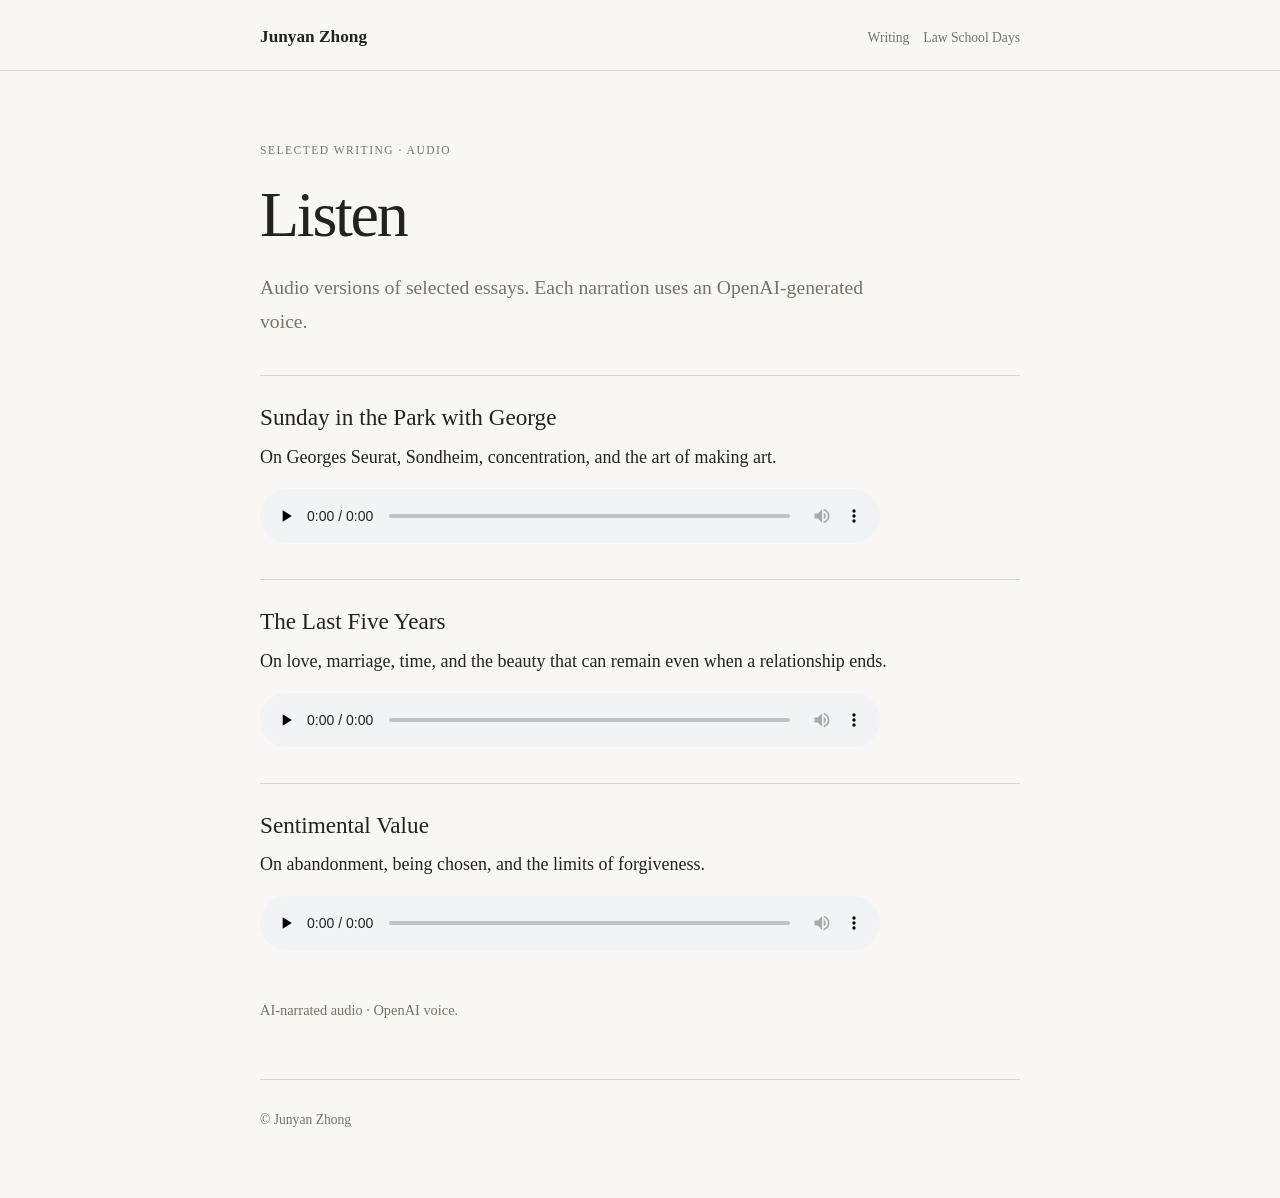
<file: listen.html>
<!doctype html>
<html lang="en">
<head>
  <meta charset="utf-8" />
  <meta name="viewport" content="width=device-width, initial-scale=1" />
  <meta name="author" content="Junyan Zhong" />
  <meta name="description" content="Listen to selected reviews by Junyan Zhong." />
  <title>Listen — Selected Writing · Junyan Zhong</title>
  <link rel="canonical" href="https://junyan-zhong.github.io/listen.html" />
  <meta property="og:site_name" content="Junyan Zhong" />
  <meta property="og:type" content="website" />
  <meta property="og:url" content="https://junyan-zhong.github.io/listen.html" />
  <link rel="stylesheet" href="styles.css" />
</head>
<body>
  <header class="site-header">
    <div class="wrap">
      <a class="name" href="index.html">Junyan Zhong</a>
      <nav>
        <a href="index.html#writing">Writing</a>
        <a href="law-school-days.html">Law School Days</a>
      </nav>
    </div>
  </header>

  <main class="wrap article-page audio-page">
    <p class="eyebrow">Selected writing · audio</p>
    <h1>Listen</h1>
    <p class="lede">Audio versions of selected essays. Each narration uses an OpenAI-generated voice.</p>

    <article class="audio-essay">
      <h2><a href="sunday-in-the-park-with-george.html">Sunday in the Park with George</a></h2>
      <p>On Georges Seurat, Sondheim, concentration, and the art of making art.</p>
      <audio controls preload="none">
        <source src="sunday-in-the-park-with-george.mp3" type="audio/mpeg" />
        Your browser does not support the audio player.
      </audio>
    </article>

    <article class="audio-essay">
      <h2><a href="the-last-five-years.html">The Last Five Years</a></h2>
      <p>On love, marriage, time, and the beauty that can remain even when a relationship ends.</p>
      <audio controls preload="none">
        <source src="the-last-five-years.mp3" type="audio/mpeg" />
        Your browser does not support the audio player.
      </audio>
    </article>

    <article class="audio-essay">
      <h2><a href="sentimental-value.html">Sentimental Value</a></h2>
      <p>On abandonment, being chosen, and the limits of forgiveness.</p>
      <audio controls preload="none">
        <source src="sentimental-value.mp3" type="audio/mpeg" />
        Your browser does not support the audio player.
      </audio>
    </article>

    <p class="source-note">AI-narrated audio · OpenAI voice.</p>
  </main>

  <footer class="wrap"><p>© Junyan Zhong</p></footer>
</body>
</html>
</file>
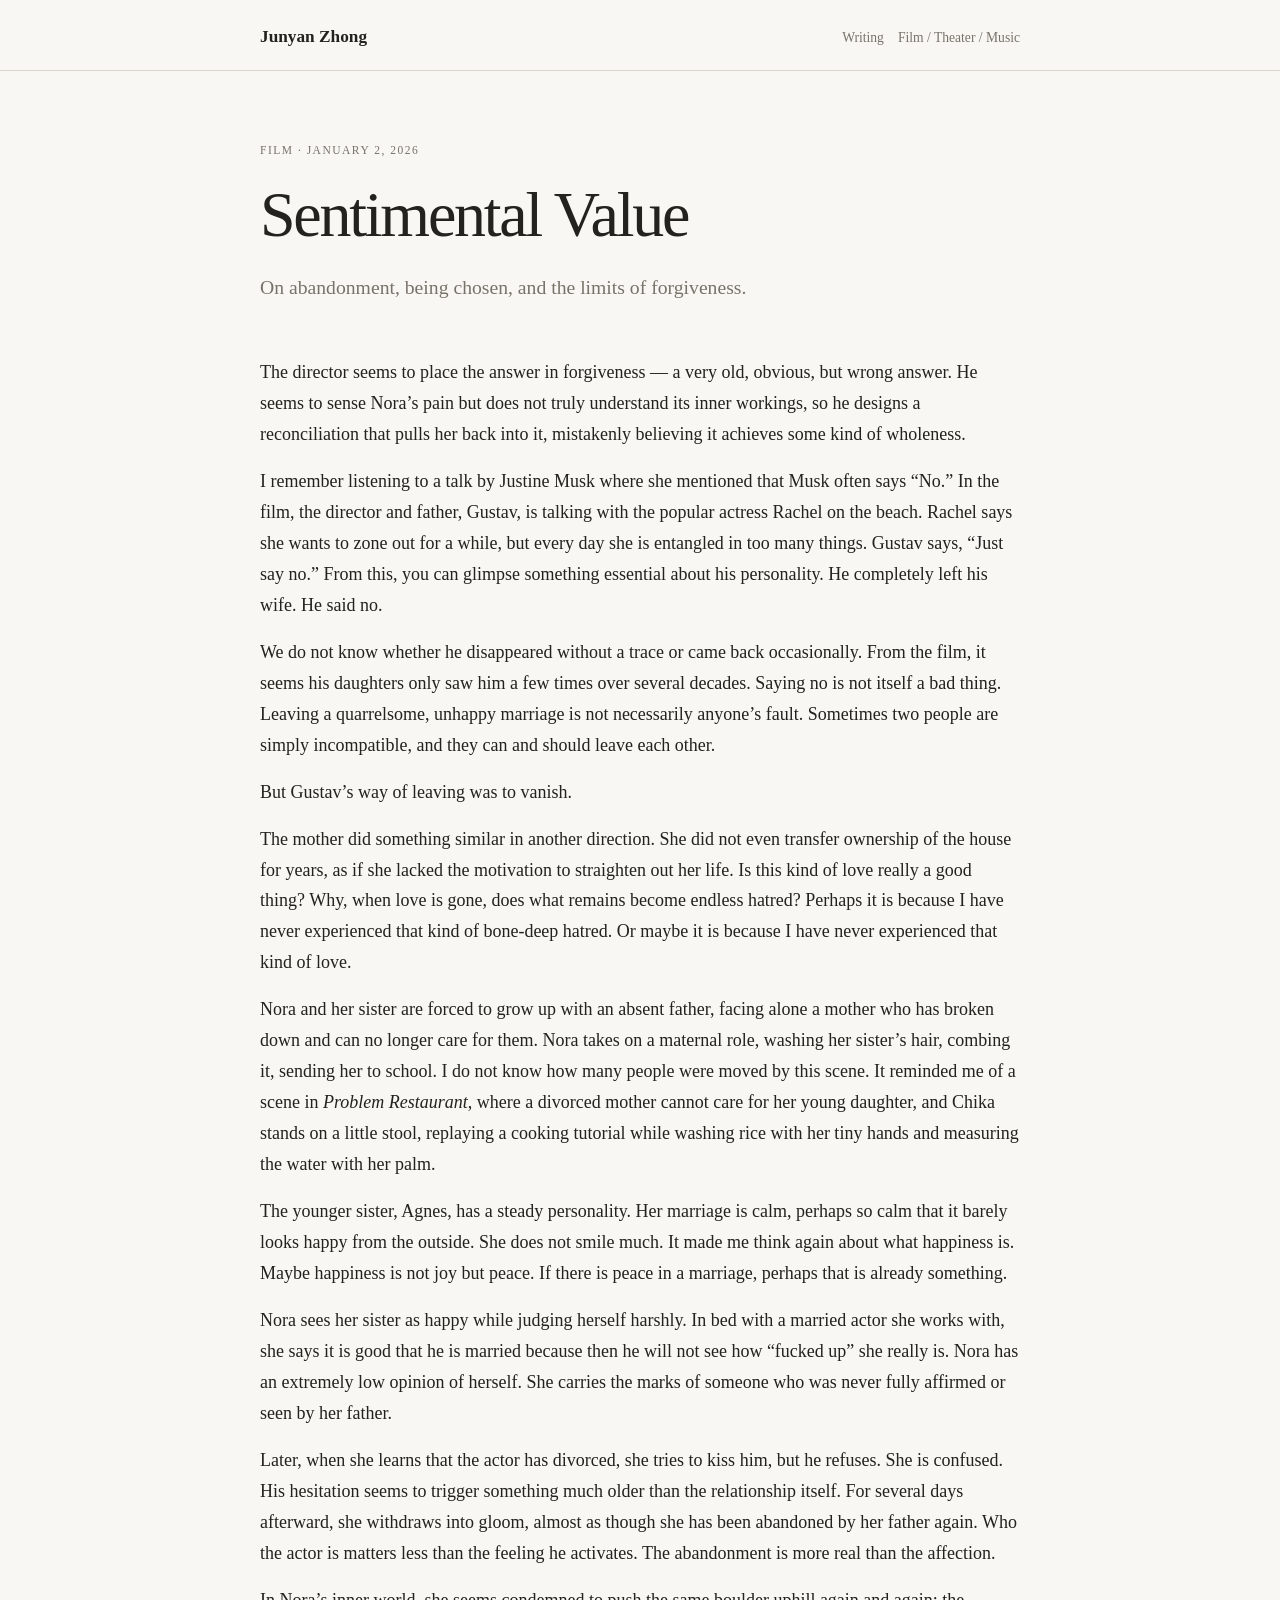
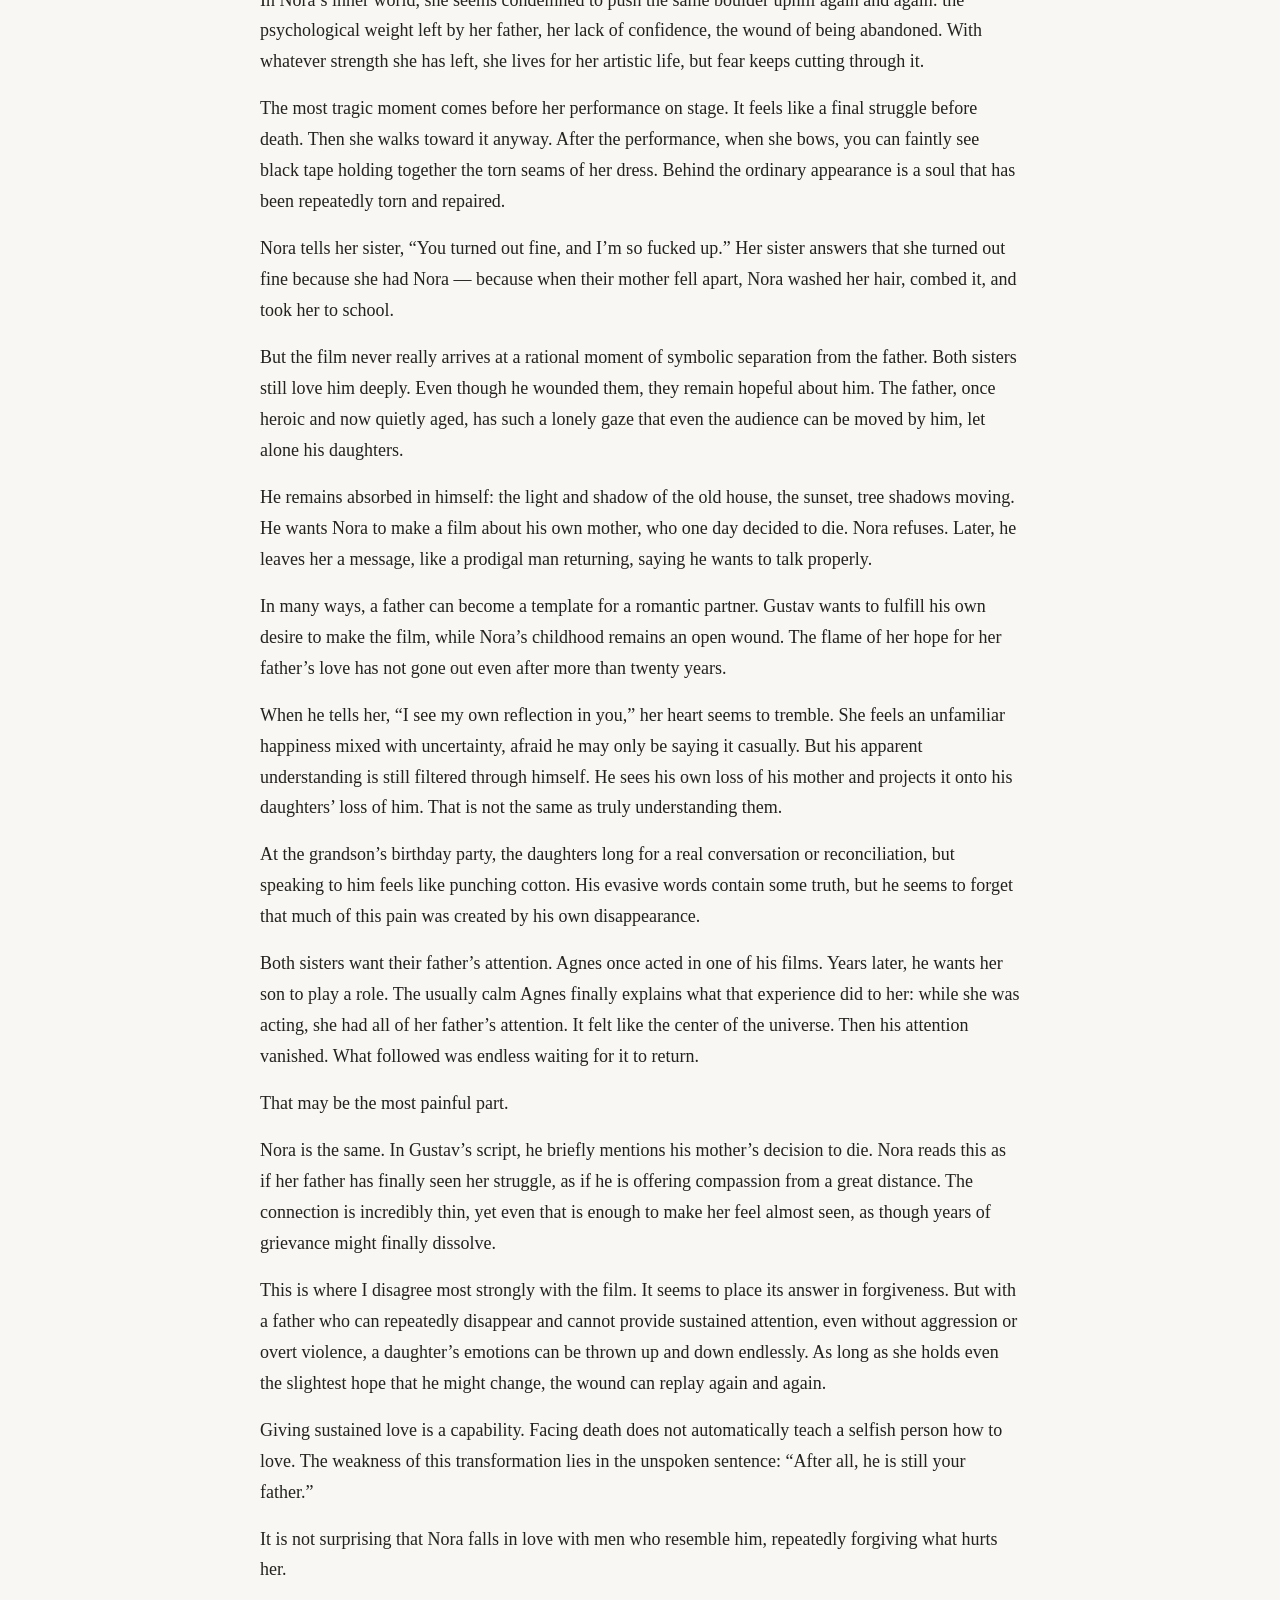
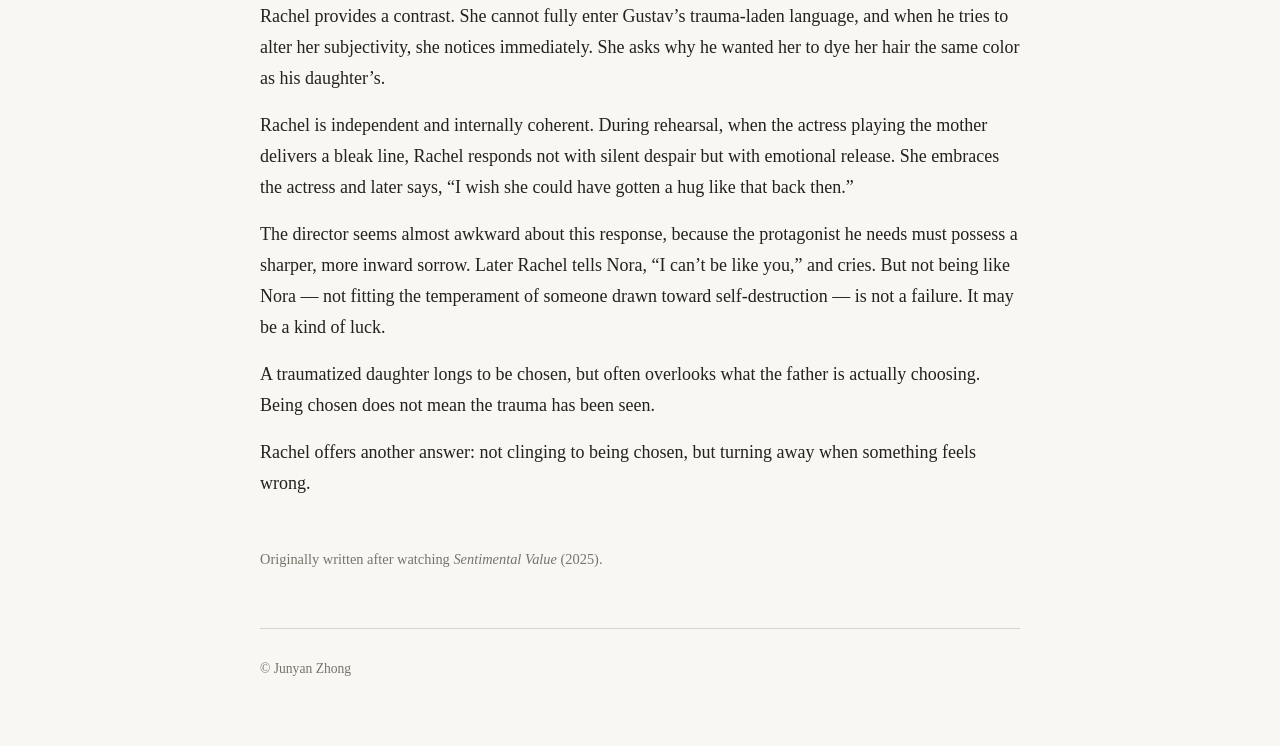
<file: sentimental-value.html>
<!doctype html>
<html lang="en">
<head>
  <meta charset="utf-8" />
  <meta name="viewport" content="width=device-width, initial-scale=1" />
  <meta name="author" content="Junyan Zhong" />
  <meta name="description" content="Junyan Zhong reviews Sentimental Value — on abandonment, being chosen, and the limits of forgiveness." />
  <title>Sentimental Value — Junyan Zhong</title>
  <link rel="canonical" href="https://junyan-zhong.github.io/sentimental-value.html" />
  <meta property="og:site_name" content="Junyan Zhong" />
  <meta property="og:type" content="website" />
  <meta property="og:url" content="https://junyan-zhong.github.io/sentimental-value.html" />
  <link rel="stylesheet" href="styles.css" />
</head>
<body>
  <header class="site-header">
    <div class="wrap">
      <a class="name" href="index.html">Junyan Zhong</a>
      <nav>
        <a href="index.html#writing">Writing</a>
        <a href="index.html#arts">Film / Theater / Music</a>
      </nav>
    </div>
  </header>

  <main class="wrap article-page">
    <p class="eyebrow">Film · January 2, 2026</p>
    <h1>Sentimental Value</h1>
    <p class="lede">On abandonment, being chosen, and the limits of forgiveness.</p>

    <p>The director seems to place the answer in forgiveness — a very old, obvious, but wrong answer. He seems to sense Nora’s pain but does not truly understand its inner workings, so he designs a reconciliation that pulls her back into it, mistakenly believing it achieves some kind of wholeness.</p>

    <p>I remember listening to a talk by Justine Musk where she mentioned that Musk often says “No.” In the film, the director and father, Gustav, is talking with the popular actress Rachel on the beach. Rachel says she wants to zone out for a while, but every day she is entangled in too many things. Gustav says, “Just say no.” From this, you can glimpse something essential about his personality. He completely left his wife. He said no.</p>

    <p>We do not know whether he disappeared without a trace or came back occasionally. From the film, it seems his daughters only saw him a few times over several decades. Saying no is not itself a bad thing. Leaving a quarrelsome, unhappy marriage is not necessarily anyone’s fault. Sometimes two people are simply incompatible, and they can and should leave each other.</p>

    <p>But Gustav’s way of leaving was to vanish.</p>

    <p>The mother did something similar in another direction. She did not even transfer ownership of the house for years, as if she lacked the motivation to straighten out her life. Is this kind of love really a good thing? Why, when love is gone, does what remains become endless hatred? Perhaps it is because I have never experienced that kind of bone-deep hatred. Or maybe it is because I have never experienced that kind of love.</p>

    <p>Nora and her sister are forced to grow up with an absent father, facing alone a mother who has broken down and can no longer care for them. Nora takes on a maternal role, washing her sister’s hair, combing it, sending her to school. I do not know how many people were moved by this scene. It reminded me of a scene in <em>Problem Restaurant</em>, where a divorced mother cannot care for her young daughter, and Chika stands on a little stool, replaying a cooking tutorial while washing rice with her tiny hands and measuring the water with her palm.</p>

    <p>The younger sister, Agnes, has a steady personality. Her marriage is calm, perhaps so calm that it barely looks happy from the outside. She does not smile much. It made me think again about what happiness is. Maybe happiness is not joy but peace. If there is peace in a marriage, perhaps that is already something.</p>

    <p>Nora sees her sister as happy while judging herself harshly. In bed with a married actor she works with, she says it is good that he is married because then he will not see how “fucked up” she really is. Nora has an extremely low opinion of herself. She carries the marks of someone who was never fully affirmed or seen by her father.</p>

    <p>Later, when she learns that the actor has divorced, she tries to kiss him, but he refuses. She is confused. His hesitation seems to trigger something much older than the relationship itself. For several days afterward, she withdraws into gloom, almost as though she has been abandoned by her father again. Who the actor is matters less than the feeling he activates. The abandonment is more real than the affection.</p>

    <p>In Nora’s inner world, she seems condemned to push the same boulder uphill again and again: the psychological weight left by her father, her lack of confidence, the wound of being abandoned. With whatever strength she has left, she lives for her artistic life, but fear keeps cutting through it.</p>

    <p>The most tragic moment comes before her performance on stage. It feels like a final struggle before death. Then she walks toward it anyway. After the performance, when she bows, you can faintly see black tape holding together the torn seams of her dress. Behind the ordinary appearance is a soul that has been repeatedly torn and repaired.</p>

    <p>Nora tells her sister, “You turned out fine, and I’m so fucked up.” Her sister answers that she turned out fine because she had Nora — because when their mother fell apart, Nora washed her hair, combed it, and took her to school.</p>

    <p>But the film never really arrives at a rational moment of symbolic separation from the father. Both sisters still love him deeply. Even though he wounded them, they remain hopeful about him. The father, once heroic and now quietly aged, has such a lonely gaze that even the audience can be moved by him, let alone his daughters.</p>

    <p>He remains absorbed in himself: the light and shadow of the old house, the sunset, tree shadows moving. He wants Nora to make a film about his own mother, who one day decided to die. Nora refuses. Later, he leaves her a message, like a prodigal man returning, saying he wants to talk properly.</p>

    <p>In many ways, a father can become a template for a romantic partner. Gustav wants to fulfill his own desire to make the film, while Nora’s childhood remains an open wound. The flame of her hope for her father’s love has not gone out even after more than twenty years.</p>

    <p>When he tells her, “I see my own reflection in you,” her heart seems to tremble. She feels an unfamiliar happiness mixed with uncertainty, afraid he may only be saying it casually. But his apparent understanding is still filtered through himself. He sees his own loss of his mother and projects it onto his daughters’ loss of him. That is not the same as truly understanding them.</p>

    <p>At the grandson’s birthday party, the daughters long for a real conversation or reconciliation, but speaking to him feels like punching cotton. His evasive words contain some truth, but he seems to forget that much of this pain was created by his own disappearance.</p>

    <p>Both sisters want their father’s attention. Agnes once acted in one of his films. Years later, he wants her son to play a role. The usually calm Agnes finally explains what that experience did to her: while she was acting, she had all of her father’s attention. It felt like the center of the universe. Then his attention vanished. What followed was endless waiting for it to return.</p>

    <p>That may be the most painful part.</p>

    <p>Nora is the same. In Gustav’s script, he briefly mentions his mother’s decision to die. Nora reads this as if her father has finally seen her struggle, as if he is offering compassion from a great distance. The connection is incredibly thin, yet even that is enough to make her feel almost seen, as though years of grievance might finally dissolve.</p>

    <p>This is where I disagree most strongly with the film. It seems to place its answer in forgiveness. But with a father who can repeatedly disappear and cannot provide sustained attention, even without aggression or overt violence, a daughter’s emotions can be thrown up and down endlessly. As long as she holds even the slightest hope that he might change, the wound can replay again and again.</p>

    <p>Giving sustained love is a capability. Facing death does not automatically teach a selfish person how to love. The weakness of this transformation lies in the unspoken sentence: “After all, he is still your father.”</p>

    <p>It is not surprising that Nora falls in love with men who resemble him, repeatedly forgiving what hurts her.</p>

    <p>Rachel provides a contrast. She cannot fully enter Gustav’s trauma-laden language, and when he tries to alter her subjectivity, she notices immediately. She asks why he wanted her to dye her hair the same color as his daughter’s.</p>

    <p>Rachel is independent and internally coherent. During rehearsal, when the actress playing the mother delivers a bleak line, Rachel responds not with silent despair but with emotional release. She embraces the actress and later says, “I wish she could have gotten a hug like that back then.”</p>

    <p>The director seems almost awkward about this response, because the protagonist he needs must possess a sharper, more inward sorrow. Later Rachel tells Nora, “I can’t be like you,” and cries. But not being like Nora — not fitting the temperament of someone drawn toward self-destruction — is not a failure. It may be a kind of luck.</p>

    <p>A traumatized daughter longs to be chosen, but often overlooks what the father is actually choosing. Being chosen does not mean the trauma has been seen.</p>

    <p>Rachel offers another answer: not clinging to being chosen, but turning away when something feels wrong.</p>

    <p class="source-note">Originally written after watching <em>Sentimental Value</em> (2025).</p>
  </main>

  <footer class="wrap"><p>© Junyan Zhong</p></footer>
</body>
</html>
</file>
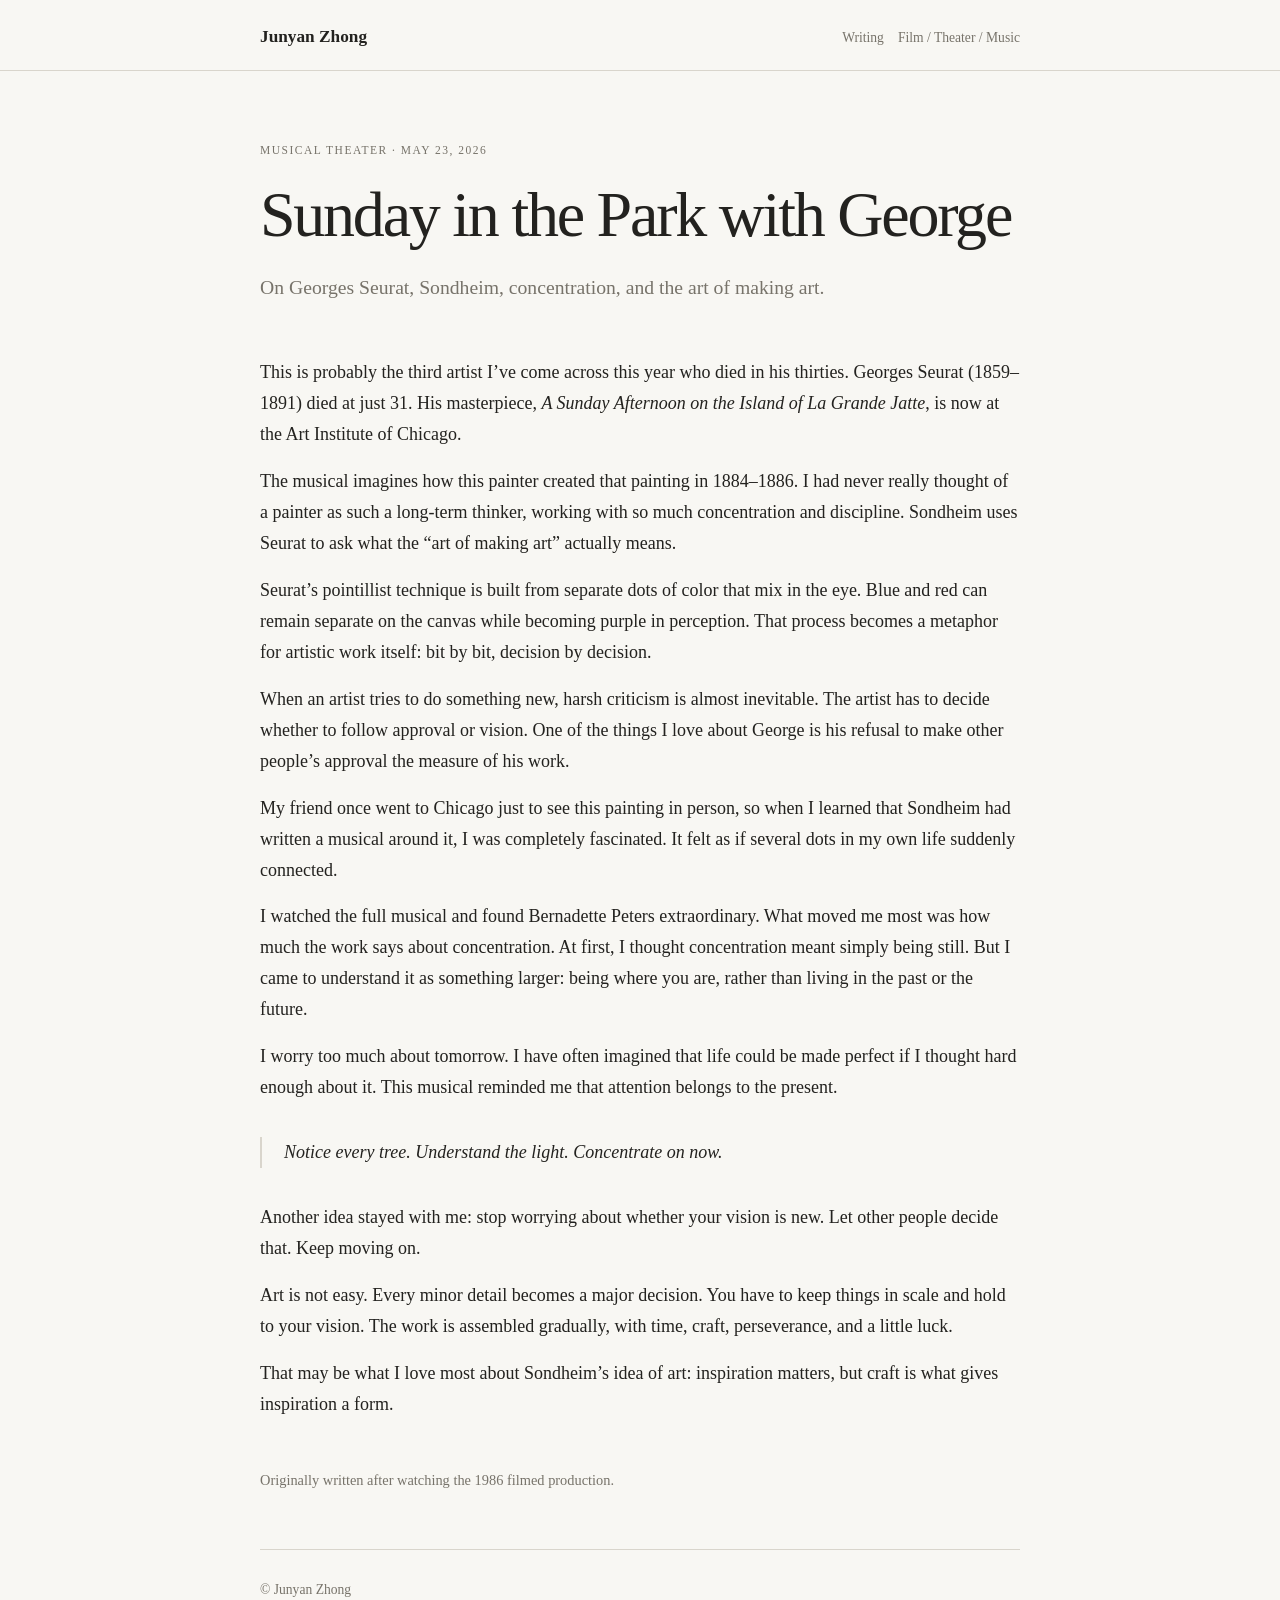
<file: sunday-in-the-park-with-george.html>
<!doctype html>
<html lang="en">
<head>
  <meta charset="utf-8" />
  <meta name="viewport" content="width=device-width, initial-scale=1" />
  <meta name="author" content="Junyan Zhong" />
  <meta name="description" content="Junyan Zhong reviews Sunday in the Park with George, Georges Seurat, Sondheim, concentration, and the art of making art." />
  <title>Sunday in the Park with George — Junyan Zhong</title>
  <link rel="canonical" href="https://junyan-zhong.github.io/sunday-in-the-park-with-george.html" />
  <meta property="og:site_name" content="Junyan Zhong" />
  <meta property="og:type" content="website" />
  <meta property="og:url" content="https://junyan-zhong.github.io/sunday-in-the-park-with-george.html" />
  <link rel="stylesheet" href="styles.css" />
</head>
<body>
  <header class="site-header">
    <div class="wrap">
      <a class="name" href="index.html">Junyan Zhong</a>
      <nav>
        <a href="index.html#writing">Writing</a>
        <a href="index.html#arts">Film / Theater / Music</a>
      </nav>
    </div>
  </header>

  <main class="wrap article-page">
    <p class="eyebrow">Musical theater · May 23, 2026</p>
    <h1>Sunday in the Park with George</h1>
    <p class="lede">On Georges Seurat, Sondheim, concentration, and the art of making art.</p>

    <p>This is probably the third artist I’ve come across this year who died in his thirties. Georges Seurat (1859–1891) died at just 31. His masterpiece, <em>A Sunday Afternoon on the Island of La Grande Jatte</em>, is now at the Art Institute of Chicago.</p>

    <p>The musical imagines how this painter created that painting in 1884–1886. I had never really thought of a painter as such a long-term thinker, working with so much concentration and discipline. Sondheim uses Seurat to ask what the “art of making art” actually means.</p>

    <p>Seurat’s pointillist technique is built from separate dots of color that mix in the eye. Blue and red can remain separate on the canvas while becoming purple in perception. That process becomes a metaphor for artistic work itself: bit by bit, decision by decision.</p>

    <p>When an artist tries to do something new, harsh criticism is almost inevitable. The artist has to decide whether to follow approval or vision. One of the things I love about George is his refusal to make other people’s approval the measure of his work.</p>

    <p>My friend once went to Chicago just to see this painting in person, so when I learned that Sondheim had written a musical around it, I was completely fascinated. It felt as if several dots in my own life suddenly connected.</p>

    <p>I watched the full musical and found Bernadette Peters extraordinary. What moved me most was how much the work says about concentration. At first, I thought concentration meant simply being still. But I came to understand it as something larger: being where you are, rather than living in the past or the future.</p>

    <p>I worry too much about tomorrow. I have often imagined that life could be made perfect if I thought hard enough about it. This musical reminded me that attention belongs to the present.</p>

    <blockquote>
      <p>Notice every tree. Understand the light. Concentrate on now.</p>
    </blockquote>

    <p>Another idea stayed with me: stop worrying about whether your vision is new. Let other people decide that. Keep moving on.</p>

    <p>Art is not easy. Every minor detail becomes a major decision. You have to keep things in scale and hold to your vision. The work is assembled gradually, with time, craft, perseverance, and a little luck.</p>

    <p>That may be what I love most about Sondheim’s idea of art: inspiration matters, but craft is what gives inspiration a form.</p>

    <p class="source-note">Originally written after watching the 1986 filmed production.</p>
  </main>

  <footer class="wrap"><p>© Junyan Zhong</p></footer>
</body>
</html>
</file>
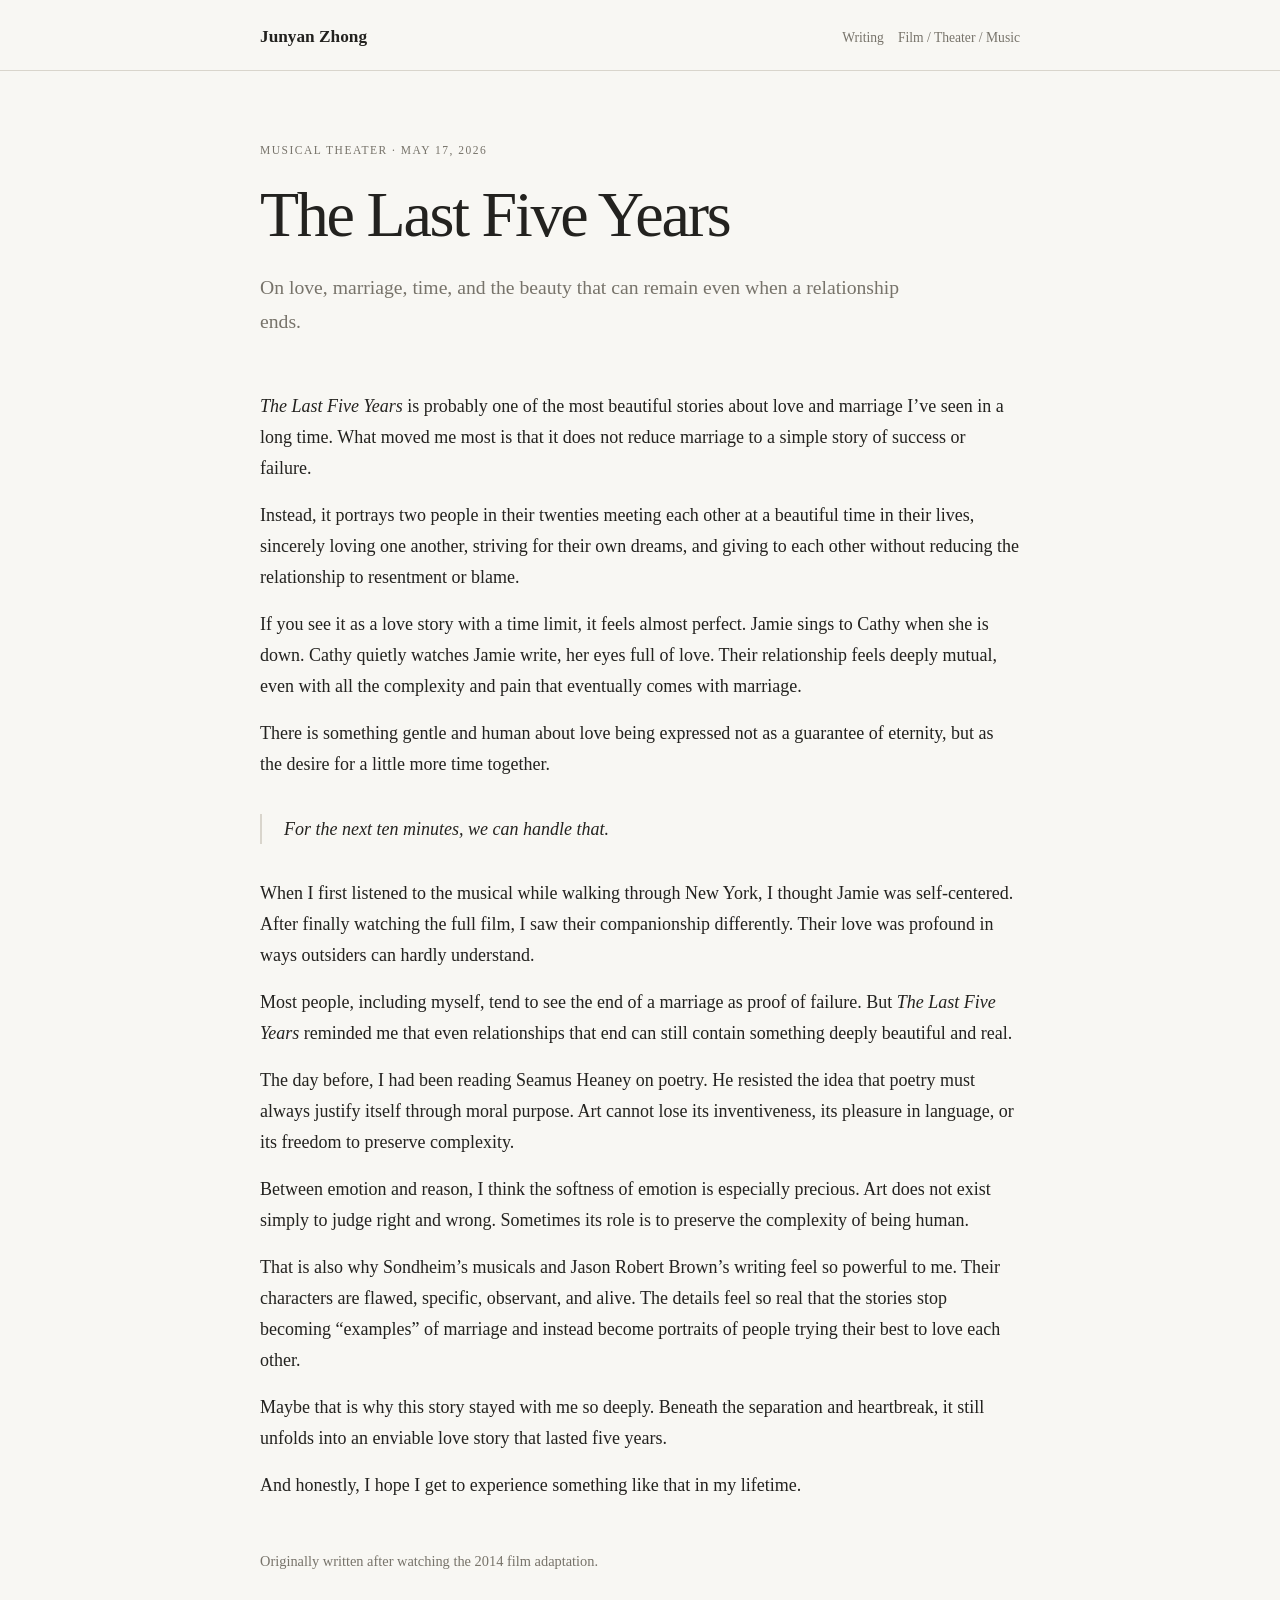
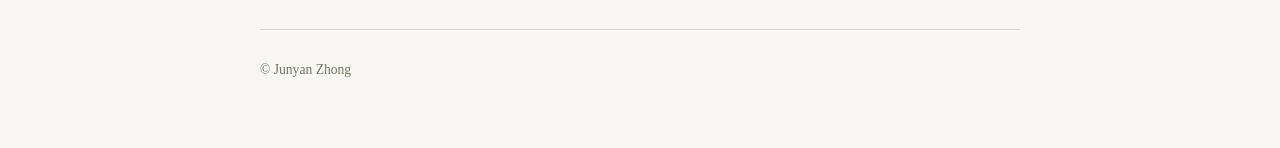
<file: the-last-five-years.html>
<!doctype html>
<html lang="en">
<head>
  <meta charset="utf-8" />
  <meta name="viewport" content="width=device-width, initial-scale=1" />
  <meta name="author" content="Junyan Zhong" />
  <meta name="description" content="Junyan Zhong reviews The Last Five Years — on love, marriage, time, and what can remain when a relationship ends." />
  <title>The Last Five Years — Junyan Zhong</title>
  <link rel="canonical" href="https://junyan-zhong.github.io/the-last-five-years.html" />
  <meta property="og:site_name" content="Junyan Zhong" />
  <meta property="og:type" content="website" />
  <meta property="og:url" content="https://junyan-zhong.github.io/the-last-five-years.html" />
  <link rel="stylesheet" href="styles.css" />
</head>
<body>
  <header class="site-header">
    <div class="wrap">
      <a class="name" href="index.html">Junyan Zhong</a>
      <nav>
        <a href="index.html#writing">Writing</a>
        <a href="index.html#arts">Film / Theater / Music</a>
      </nav>
    </div>
  </header>

  <main class="wrap article-page">
    <p class="eyebrow">Musical theater · May 17, 2026</p>
    <h1>The Last Five Years</h1>
    <p class="lede">On love, marriage, time, and the beauty that can remain even when a relationship ends.</p>

    <p><em>The Last Five Years</em> is probably one of the most beautiful stories about love and marriage I’ve seen in a long time. What moved me most is that it does not reduce marriage to a simple story of success or failure.</p>

    <p>Instead, it portrays two people in their twenties meeting each other at a beautiful time in their lives, sincerely loving one another, striving for their own dreams, and giving to each other without reducing the relationship to resentment or blame.</p>

    <p>If you see it as a love story with a time limit, it feels almost perfect. Jamie sings to Cathy when she is down. Cathy quietly watches Jamie write, her eyes full of love. Their relationship feels deeply mutual, even with all the complexity and pain that eventually comes with marriage.</p>

    <p>There is something gentle and human about love being expressed not as a guarantee of eternity, but as the desire for a little more time together.</p>

    <blockquote>
      <p>For the next ten minutes, we can handle that.</p>
    </blockquote>

    <p>When I first listened to the musical while walking through New York, I thought Jamie was self-centered. After finally watching the full film, I saw their companionship differently. Their love was profound in ways outsiders can hardly understand.</p>

    <p>Most people, including myself, tend to see the end of a marriage as proof of failure. But <em>The Last Five Years</em> reminded me that even relationships that end can still contain something deeply beautiful and real.</p>

    <p>The day before, I had been reading Seamus Heaney on poetry. He resisted the idea that poetry must always justify itself through moral purpose. Art cannot lose its inventiveness, its pleasure in language, or its freedom to preserve complexity.</p>

    <p>Between emotion and reason, I think the softness of emotion is especially precious. Art does not exist simply to judge right and wrong. Sometimes its role is to preserve the complexity of being human.</p>

    <p>That is also why Sondheim’s musicals and Jason Robert Brown’s writing feel so powerful to me. Their characters are flawed, specific, observant, and alive. The details feel so real that the stories stop becoming “examples” of marriage and instead become portraits of people trying their best to love each other.</p>

    <p>Maybe that is why this story stayed with me so deeply. Beneath the separation and heartbreak, it still unfolds into an enviable love story that lasted five years.</p>

    <p>And honestly, I hope I get to experience something like that in my lifetime.</p>

    <p class="source-note">Originally written after watching the 2014 film adaptation.</p>
  </main>

  <footer class="wrap"><p>© Junyan Zhong</p></footer>
</body>
</html>
</file>
<file: styles.css>
:root {
  --bg: #f8f7f3;
  --text: #23221f;
  --muted: #77736a;
  --rule: #d9d5cc;
  --max: 760px;
}
* { box-sizing: border-box; }
html { scroll-behavior: smooth; }
body {
  margin: 0;
  background: var(--bg);
  color: var(--text);
  font-family: Georgia, "Times New Roman", serif;
  line-height: 1.72;
  font-size: 18px;
}
.wrap {
  width: min(calc(100% - 36px), var(--max));
  margin: 0 auto;
}
.site-header {
  border-bottom: 1px solid var(--rule);
  padding: 22px 0 18px;
}
.site-header .wrap {
  display: flex;
  gap: 24px;
  align-items: baseline;
  justify-content: space-between;
  flex-wrap: wrap;
}
.name {
  color: var(--text);
  text-decoration: none;
  font-size: 1.08rem;
  font-weight: 700;
}
nav {
  display: flex;
  flex-wrap: wrap;
  gap: 14px;
  font-size: 0.85rem;
}
nav a {
  color: var(--muted);
  text-decoration: none;
}
nav a:hover { color: var(--text); }
.hero {
  padding: 94px 0 76px;
}
.eyebrow {
  color: var(--muted);
  text-transform: uppercase;
  letter-spacing: .13em;
  font-size: .72rem;
}
h1, h2, h3 {
  line-height: 1.2;
  font-weight: 500;
}
h1 {
  font-size: clamp(2.25rem, 7vw, 4.7rem);
  letter-spacing: -0.035em;
  margin: 12px 0 22px;
}
.lede {
  font-size: 1.23rem;
  max-width: 650px;
}
section:not(.hero) {
  padding: 52px 0;
  border-top: 1px solid var(--rule);
}
h2 {
  font-size: 1.45rem;
  margin: 0 0 28px;
}
article + article { margin-top: 34px; }
h3 {
  font-size: 1.03rem;
  margin: 0 0 8px;
}
p { margin: 0 0 16px; }
.muted { color: var(--muted); }
footer {
  border-top: 1px solid var(--rule);
  margin-top: 48px;
  padding: 28px 0 50px;
  color: var(--muted);
  font-size: .85rem;
}
@media (max-width: 600px) {
  body { font-size: 17px; }
  .hero { padding: 66px 0 54px; }
  nav { gap: 10px 14px; }
}
.article-page {
  padding-top: 70px;
  padding-bottom: 40px;
}
.article-page h1 {
  font-size: clamp(2.2rem, 6vw, 4rem);
  margin-bottom: 18px;
}
.article-page .lede {
  margin-bottom: 52px;
  color: var(--muted);
}
.article-page blockquote {
  margin: 34px 0;
  padding-left: 22px;
  border-left: 2px solid var(--rule);
  font-style: italic;
}
.source-note {
  margin-top: 48px;
  color: var(--muted);
  font-size: .9rem;
}
.writing-link h3 a {
  color: var(--text);
  text-decoration: none;
}
.writing-link h3 a:hover {
  text-decoration: underline;
}
.writing-link .eyebrow {
  margin-bottom: 8px;
}

/* Mobile readability improvements */
img, video, iframe {
  max-width: 100%;
  height: auto;
}

.article-page,
.wrap {
  overflow-wrap: anywhere;
}

@media (max-width: 700px) {
  .wrap {
    width: min(calc(100% - 28px), var(--max));
  }

  .site-header {
    padding: 16px 0 12px;
  }

  .site-header .wrap {
    align-items: flex-start;
    gap: 10px;
  }

  .name {
    width: 100%;
    font-size: 1rem;
  }

  nav {
    width: 100%;
    gap: 8px 12px;
    font-size: 0.78rem;
    line-height: 1.4;
  }

  .hero {
    padding: 48px 0 42px;
  }

  h1 {
    font-size: clamp(2rem, 11vw, 3rem);
    line-height: 1.05;
  }

  .lede {
    font-size: 1.08rem;
  }

  section:not(.hero) {
    padding: 38px 0;
  }

  .article-page {
    padding-top: 46px;
  }

  .article-page .lede {
    margin-bottom: 34px;
  }

  .article-page blockquote {
    margin: 26px 0;
    padding-left: 16px;
  }

  body {
    font-size: 16.5px;
    line-height: 1.66;
  }

  p {
    margin-bottom: 14px;
  }
}

@media (max-width: 430px) {
  .wrap {
    width: min(calc(100% - 22px), var(--max));
  }

  nav {
    font-size: 0.75rem;
  }

  h1 {
    font-size: clamp(1.9rem, 12vw, 2.65rem);
  }

  h2 {
    font-size: 1.28rem;
  }
}


/* Law School Days */
.lawschool-page h1 { margin-bottom: 14px; }

.note-strip {
  display: block;
  overflow: visible;
  padding: 0;
}

.note-card {
  border-top: 1px solid var(--rule);
  padding-top: 24px;
  margin-top: 42px;
}

.note-card:first-child {
  margin-top: 0;
}

.note-card time {
  display: block;
  color: var(--muted);
  font-size: .82rem;
  letter-spacing: .05em;
  margin-bottom: 22px;
}

.note-card hr {
  border: 0;
  border-top: 1px solid var(--rule);
  margin: 30px 0;
}

.note-card details {
  margin-top: 28px;
  border-top: 1px solid var(--rule);
  padding-top: 14px;
}

.note-card summary {
  cursor: pointer;
  color: var(--muted);
  font-size: .86rem;
  user-select: none;
}

.note-card details p {
  margin-top: 16px;
  color: #4d4a44;
  font-family: Georgia, "Times New Roman", "Songti SC", "STSong", serif;
  line-height: 1.8;
}

@media (max-width: 700px) {
  .note-card {
    margin-top: 34px;
    padding-top: 20px;
  }
}


/* Law School Days audio reader */
.audio-reader {
  display: flex;
  align-items: center;
  gap: 12px;
  margin: -24px 0 42px;
}

.audio-reader button {
  appearance: none;
  border: 1px solid var(--rule);
  background: transparent;
  color: var(--text);
  font: inherit;
  font-size: .88rem;
  padding: 9px 14px;
  border-radius: 999px;
  cursor: pointer;
}

.audio-reader button:hover {
  border-color: var(--text);
}

.audio-reader button:disabled {
  cursor: default;
  opacity: .55;
}

#audio-status {
  font-size: .82rem;
}

@media (max-width: 700px) {
  .audio-reader {
    margin-top: -14px;
    margin-bottom: 32px;
  }
}


/* Selected writing audio page */
.audio-page .lede {
  margin-bottom: 36px;
}

.audio-essay {
  border-top: 1px solid var(--rule);
  padding-top: 28px;
  margin-top: 36px;
}

.audio-essay:first-of-type {
  margin-top: 0;
}

.audio-essay h2 {
  margin-bottom: 10px;
}

.audio-essay h2 a {
  color: var(--text);
  text-decoration: none;
}

.audio-essay h2 a:hover {
  text-decoration: underline;
}

.audio-essay audio,
.audio-reader audio {
  display: block;
  width: 100%;
  max-width: 620px;
  margin-top: 16px;
}

@media (max-width: 700px) {
  .audio-essay {
    margin-top: 30px;
    padding-top: 22px;
  }
}


/* Diary */
.diary-page .note-card h2 {
  margin: 0 0 24px;
  font-size: clamp(1.45rem, 4vw, 2rem);
}

.original-text p {
  margin-top: 0;
  margin-bottom: 16px;
}

.diary-page .note-card details {
  margin-top: 38px;
}
</file>
